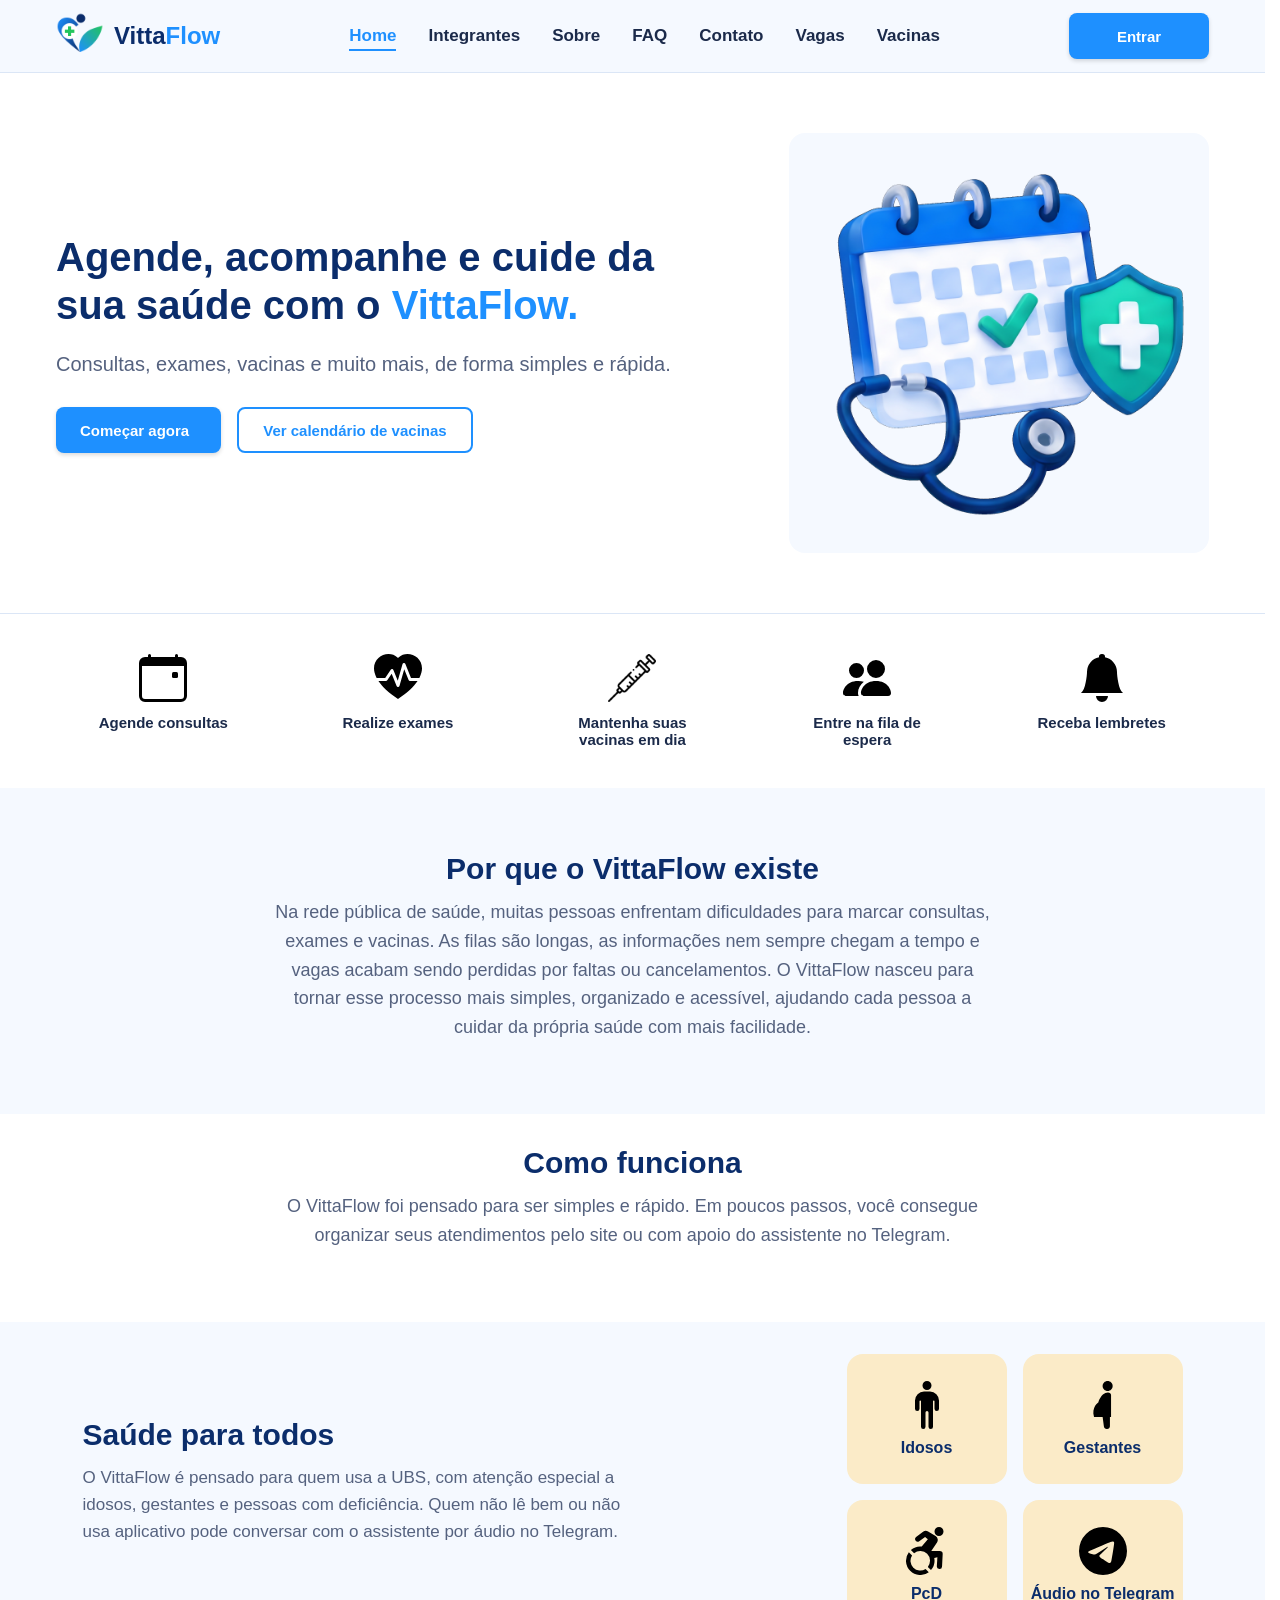
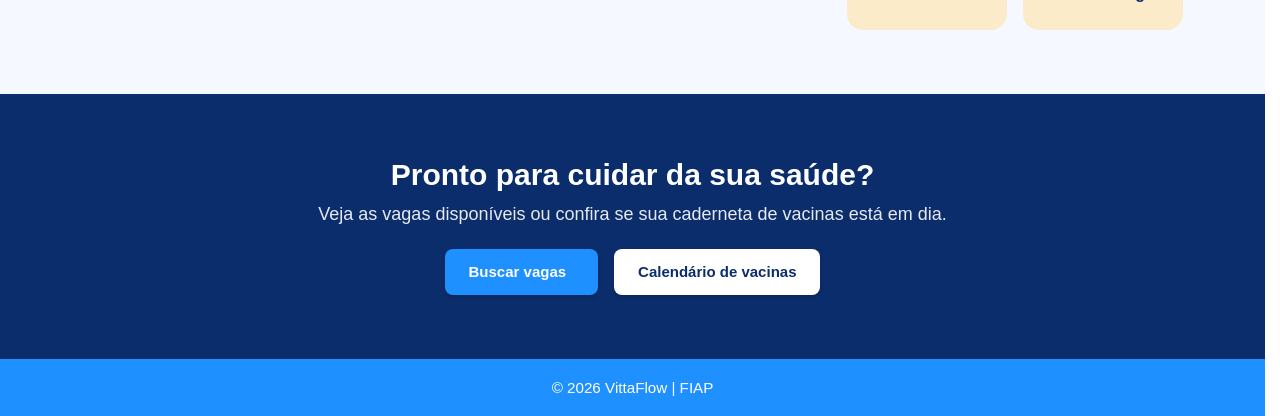
<file: index.html>
<!DOCTYPE html>
<html lang="pt-BR">

<head>
    <meta charset="UTF-8">
    <meta name="viewport" content="width=device-width, initial-scale=1.0">
    <meta name="description"
        content="VittaFlow: agende consultas, exames e vacinas na rede pública, entre na fila de espera e receba lembretes.">
    <link rel="stylesheet" href="./css/style.css">
    <link rel="icon" type="image/x-icon" href="assets/icons/logo.ico">
    <link rel="preconnect" href="https://fonts.googleapis.com">
    <title>Home | VittaFlow</title>
</head>

<body>
    <header>
        <div class="logo">
            <a href="index.html"><img src="./assets/icons/logo.png" alt="Logo VittaFlow" class="logoImg"></a>
            <span>Vitta<p>Flow</p></span>
        </div>

        <button class="btn-menu" id="btn-menu" aria-label="Abrir menu" aria-expanded="false"
            aria-controls="menu-centro">
            <span></span>
            <span></span>
            <span></span>
        </button>

        <nav class="menu-centro" id="menu-centro">
            <ul>
                <li><a href="./index.html" class="ativo">Home</a></li>
                <li><a href="./paginas/integrantes.html">Integrantes</a></li>
                <li><a href="./paginas/sobre.html">Sobre</a></li>
                <li><a href="./paginas/faq.html">FAQ</a></li>
                <li><a href="./paginas/contato.html">Contato</a></li>
                <li><a href="./paginas/vagas.html">Vagas</a></li>
                <li><a href="./paginas/vacinas.html">Vacinas</a></li>
                <li class="menu-login"><a href="./paginas/login.html" class="btn">Entrar</a></li>
            </ul>
        </nav>

        <div class="botoes-direita">
            <a href="./paginas/login.html" class="btn">Entrar</a>
        </div>
    </header>

    <main>
        <!-- Seção principal -->
        <section class="container1">
            <div class="texto">
                <h1>Agende, acompanhe e cuide da sua saúde com o <span class="destaque">VittaFlow.</span></h1>
                <h3>Consultas, exames, vacinas e muito mais, de forma simples e rápida.</h3>
                <div class="grupo-botoes">
                    <a href="./paginas/vagas.html" class="btn btn-comecar">Começar agora <i
                            class="fa-solid fa-arrow-right"></i></a>
                    <a href="./paginas/vacinas.html" class="btn btn-secundario">Ver calendário de vacinas</a>
                </div>
            </div>

            <div class="ilustracao">
                <img src="./assets/icons/calendarMedico.png" alt="Calendário com escudo de saúde e estetoscópio"
                    class="img-hero">
            </div>
        </section>

        <!-- Funcionalidades -->
        <section class="funcionalidades" aria-label="Funcionalidades">
            <div class="item-func">
                <img src="./assets/icons/calendar-event.svg" alt="Ícone de calendário">
                <p>Agende consultas</p>
            </div>

            <div class="item-func">
                <img src="./assets/icons/heart-pulse-fill.svg" alt="Ícone de exames">
                <p>Realize exames</p>
            </div>

            <div class="item-func">
                <img src="./assets/icons/vacina.png" alt="Ícone de vacina">
                <p>Mantenha suas vacinas em dia</p>
            </div>

            <div class="item-func">
                <img src="./assets/icons/people-fill.svg" alt="Ícone de fila de espera">
                <p>Entre na fila de espera</p>
            </div>

            <div class="item-func">
                <img src="./assets/icons/bell-fill.svg" alt="Ícone de sino">
                <p>Receba lembretes</p>
            </div>
        </section>

        <!-- Problema e solução -->
        <section class="secao secao-problema">
            <div class="secao-cabecalho">
                <h2>Por que o VittaFlow existe</h2>
                <p>Na rede pública de saúde, muitas pessoas enfrentam dificuldades para marcar consultas, exames e vacinas.
                    As filas são longas, as informações nem sempre chegam a tempo e vagas acabam sendo perdidas por faltas
                    ou cancelamentos. O VittaFlow nasceu para tornar esse processo mais simples, organizado e acessível,
                    ajudando cada pessoa a cuidar da própria saúde com mais facilidade.</p>
            </div>
        </section>

        <!-- Como funciona -->
        <section class="secao secao-passos">
            <div class="secao-cabecalho">
                <h2>Como funciona</h2>
                <p>O VittaFlow foi pensado para ser simples e rápido. Em poucos passos, você consegue organizar seus
                    atendimentos pelo site ou com apoio do assistente no Telegram.</p>
            </div>
        </section>

        <!-- Acessibilidade e público -->
        <section class="secao secao-publico">
            <div class="publico">
                <div class="publico-texto">
                    <h2>Saúde para todos</h2>
                    <p>O VittaFlow é pensado para quem usa a UBS, com atenção especial a idosos, gestantes e pessoas com
                        deficiência. Quem não lê bem ou não usa aplicativo pode conversar com o assistente por áudio no
                        Telegram.</p>
                </div>
                <div class="publico-selos">
                    <div class="selo">
                        <img src="./assets/icons/person-standing.svg" alt="Ícone de idoso">
                        <span>Idosos</span>
                    </div>
                    <div class="selo">
                        <img src="./assets/icons/pregnant-woman-1-svgrepo-com.svg" alt="Ícone de idoso">
                        <span>Gestantes</span>
                    </div>
                    <div class="selo">
                        <img src="./assets/icons/person-wheelchair.svg" alt="Ícone de idoso">
                        <span>PcD</span>
                    </div>
                    <div class="selo">
                        <img src="./assets/icons/telegram.svg" alt="Ícone de idoso">
                        <span>Áudio no Telegram</span>
                    </div>
                </div>
            </div>
        </section>



        <!-- Chamada final -->
        <section class="secao secao-cta">
            <h2>Pronto para cuidar da sua saúde?</h2>
            <p>Veja as vagas disponíveis ou confira se sua caderneta de vacinas está em dia.</p>
            <div class="grupo-botoes grupo-centro">
                <a href="./paginas/vagas.html" class="btn btn-comecar">Buscar vagas <i
                        class="fa-solid fa-magnifying-glass"></i></a>
                <a href="./paginas/vacinas.html" class="btn btn-claro">Calendário de vacinas</a>
            </div>
        </section>
    </main>

    <footer>
        <p>© 2026 VittaFlow | FIAP</p>
    </footer>

    <script src="./js/script.js"></script>
</body>

</html>
</file>
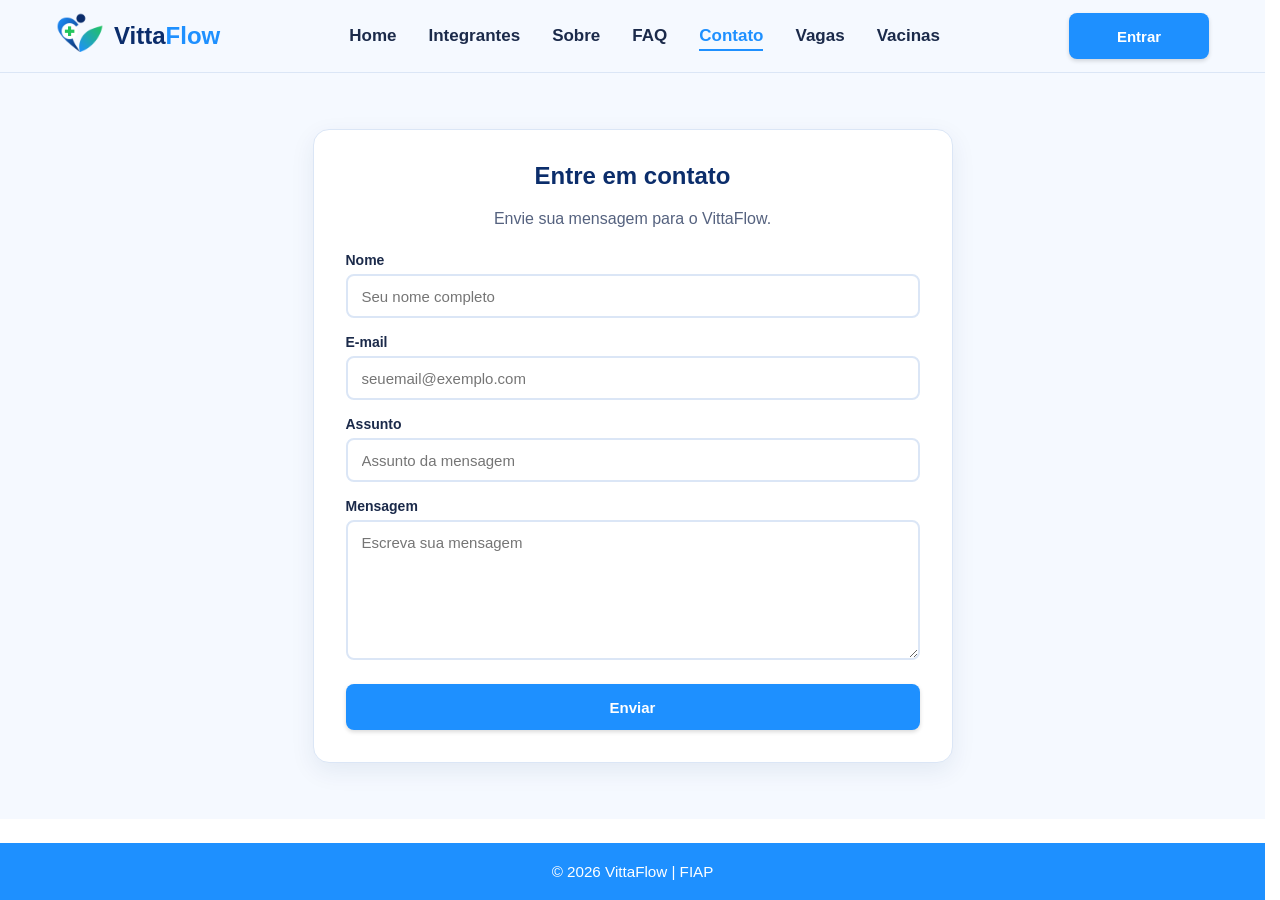
<file: contato.html>
<!DOCTYPE html>
<html lang="pt-BR">

<head>
    <meta charset="UTF-8">
    <meta name="viewport" content="width=device-width, initial-scale=1.0">
    <meta name="description" content="Entre em contato com a equipe do VittaFlow. Envie dúvidas, sugestões ou mensagens.">
    <link rel="stylesheet" href="./css/style.css">
    <link rel="stylesheet" href="./css/contato.css">
    <link rel="icon" type="image/x-icon" href="assets/icons/logo.ico">
    <link rel="preconnect" href="https://fonts.googleapis.com">
    <title>Contato | VittaFlow</title>
</head>

<body>
    <header>
        <div class="logo">
            <a href="index.html"><img src="./assets/icons/logo.png" alt="Logo VittaFlow" class="logoImg"></a>
            <span>Vitta<p>Flow</p></span>
        </div>

        <button class="btn-menu" id="btn-menu" aria-label="Abrir menu" aria-expanded="false"
            aria-controls="menu-centro">
            <span></span>
            <span></span>
            <span></span>
        </button>

        <nav class="menu-centro" id="menu-centro">
            <ul>
                <li><a href="./index.html">Home</a></li>
                <li><a href="./integrantes.html">Integrantes</a></li>
                <li><a href="./sobre.html">Sobre</a></li>
                <li><a href="./faq.html">FAQ</a></li>
                <li><a href="./contato.html" class="ativo">Contato</a></li>
                <li><a href="./vagas.html">Vagas</a></li>
                <li><a href="./vacinas.html">Vacinas</a></li>
                <li class="menu-login"><a href="login.html" class="btn">Entrar</a></li>
            </ul>
        </nav>

        <div class="botoes-direita">
            <a href="login.html" class="btn">Entrar</a>
        </div>
    </header>

    <main>
        <section class="secao-contato">
            <form class="form-contato" action="">
                <h2>Entre em contato</h2>
                <p>Envie sua mensagem para o VittaFlow.</p>

                <label for="nome">
                    Nome
                    <input type="text" id="nome" name="nome" placeholder="Seu nome completo" required>
                </label>

                <label for="email">
                    E-mail
                    <input type="email" id="email" name="email" placeholder="seuemail@exemplo.com" required>
                </label>

                <label for="assunto">
                    Assunto
                    <input type="text" id="assunto" name="assunto" placeholder="Assunto da mensagem" required>
                </label>

                <label for="mensagem">
                    Mensagem
                    <textarea id="mensagem" name="mensagem" placeholder="Escreva sua mensagem" required></textarea>
                </label>

                <button type="submit" class="btn" o>Enviar</button>
            </form>
        </section>
    </main>

    <footer>
        <p>© 2026 VittaFlow | FIAP</p>
    </footer>

    <script src="./js/script.js"></script>
    <script src="./js/contato.js"></script>
</body>

</html>
</file>
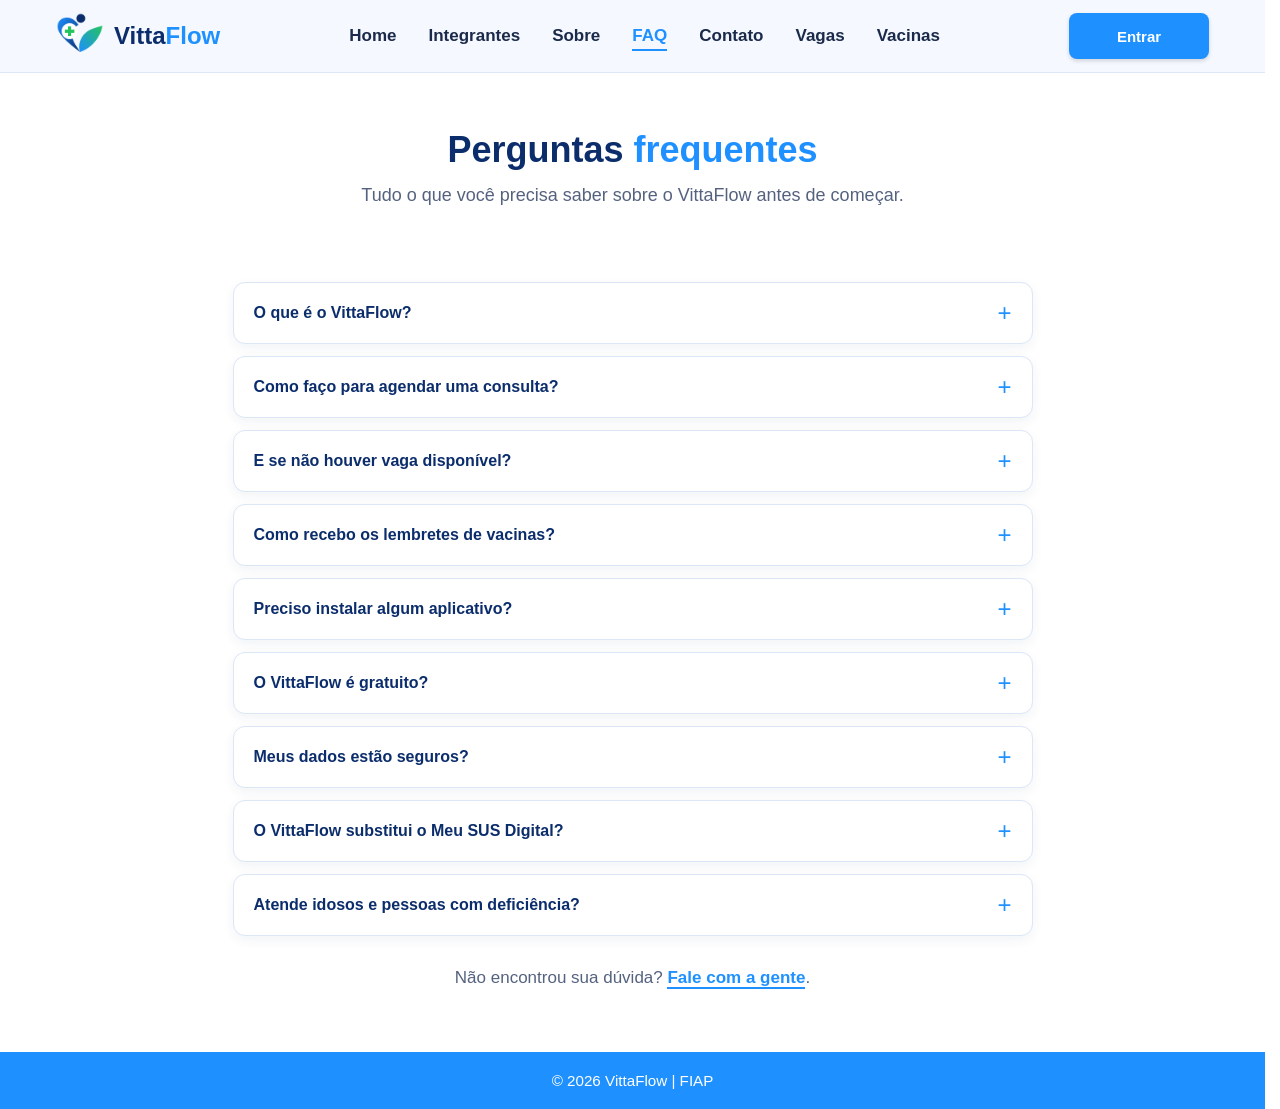
<file: faq.html>
<!DOCTYPE html>
<html lang="pt-BR">

<head>
    <meta charset="UTF-8">
    <meta name="viewport" content="width=device-width, initial-scale=1.0">
    <meta name="description" content="Dúvidas frequentes sobre o VittaFlow: agendamento, fila de espera, lembretes de vacinas e proteção dos seus dados.">
    <link rel="stylesheet" href="./css/style.css">
    <link rel="stylesheet" href="./css/faq.css">
    <link rel="icon" type="image/x-icon" href="assets/icons/logo.ico">
    <link rel="preconnect" href="https://fonts.googleapis.com">
    <link rel="preconnect" href="https://fonts.gstatic.com" crossorigin>
    <title>FAQ | VittaFlow</title>
</head>

<body>
    <header>
        <div class="logo">
            <a href="index.html"><img src="./assets/icons/logo.png" alt="Logo VittaFlow" class="logoImg"></a>
            <span>Vitta<p>Flow</p></span>
        </div>

        <button class="btn-menu" id="btn-menu" aria-label="Abrir menu" aria-expanded="false" aria-controls="menu-centro">
            <span></span>
            <span></span>
            <span></span>
        </button>

        <nav class="menu-centro" id="menu-centro">
            <ul>
                <li><a href="./index.html">Home</a></li>
                <li><a href="./integrantes.html">Integrantes</a></li>
                <li><a href="./sobre.html">Sobre</a></li>
                <li><a href="./faq.html" class="ativo">FAQ</a></li>
                <li><a href="./contato.html">Contato</a></li>
                <li><a href="./vagas.html">Vagas</a></li>
                <li><a href="./vacinas.html">Vacinas</a></li>
                <li class="menu-login"><a href="login.html" class="btn">Entrar</a></li>
            </ul>
        </nav>

        <div class="botoes-direita">
            <a href="login.html" class="btn">Entrar</a>
        </div>
    </header>

    <main class="pagina-faq">
        <section class="topo-pagina">
            <h1>Perguntas <span class="destaque">frequentes</span></h1>
            <p>Tudo o que você precisa saber sobre o VittaFlow antes de começar.</p>
        </section>

        <section class="secao secao-faq" aria-label="Dúvidas frequentes">
            <div class="faq-lista">

                <details class="faq-item">
                    <summary>O que é o VittaFlow?</summary>
                    <p>O VittaFlow é uma plataforma web, apoiada por um assistente no Telegram, que ajuda você a agendar
                        consultas, exames e vacinas na rede pública, entrar na fila de espera e receber lembretes. Ele foi
                        criado na Global Solution 2026/2 da FIAP, no tema CitizenTech.</p>
                </details>

                <details class="faq-item">
                    <summary>Como faço para agendar uma consulta?</summary>
                    <p>Você escolhe o serviço e a vaga mais próxima pelo site ou conversando com o assistente no Telegram.
                        Na plataforma você vê os horários disponíveis e confirma o agendamento em poucos passos.</p>
                </details>

                <details class="faq-item">
                    <summary>E se não houver vaga disponível?</summary>
                    <p>Você entra na fila de espera. Quando alguém cancela ou falta, a vaga liberada é repassada
                        automaticamente para a primeira pessoa da fila, que recebe o aviso para confirmar.</p>
                </details>

                <details class="faq-item">
                    <summary>Como recebo os lembretes de vacinas?</summary>
                    <p>A caderneta digital mostra suas vacinas pendentes e o VittaFlow avisa antes do prazo de cada dose,
                        para você não perder a hora de tomar.</p>
                </details>

                <details class="faq-item">
                    <summary>Preciso instalar algum aplicativo?</summary>
                    <p>Não. O VittaFlow funciona direto no navegador, pelo computador ou pelo celular. O assistente usa o
                        Telegram, aplicativo que a maioria das pessoas já tem instalado.</p>
                </details>

                <details class="faq-item">
                    <summary>O VittaFlow é gratuito?</summary>
                    <p>Sim. O VittaFlow é um projeto acadêmico e não cobra nada. Os serviços de saúde usados também são
                        gratuitos, pois são da rede pública.</p>
                </details>

                <details class="faq-item">
                    <summary>Meus dados estão seguros?</summary>
                    <p>Sim. Dados de saúde são informações pessoais sensíveis, por isso o VittaFlow pede o seu consentimento
                        e protege essas informações conforme a Lei Geral de Proteção de Dados (Lei nº 13.709/2018).</p>
                </details>

                <details class="faq-item">
                    <summary>O VittaFlow substitui o Meu SUS Digital?</summary>
                    <p>Não. O Meu SUS Digital mostra o seu histórico de atendimentos. O VittaFlow complementa, avisando você
                        antes, ajudando a agendar e reaproveitando vagas que ficariam vazias.</p>
                </details>

                <details class="faq-item">
                    <summary>Atende idosos e pessoas com deficiência?</summary>
                    <p>Sim. O VittaFlow dá atenção especial a idosos, gestantes e pessoas com deficiência. Quem não lê bem
                        ou não usa aplicativo pode conversar com o assistente por áudio no Telegram.</p>
                </details>

            </div>

            <p class="faq-rodape">Não encontrou sua dúvida? <a href="contato.html">Fale com a gente</a>.</p>
        </section>
    </main>

    <footer>
        <p>© 2026 VittaFlow | FIAP</p>
    </footer>

    <script src="./js/script.js"></script>
</body>

</html>
</file>
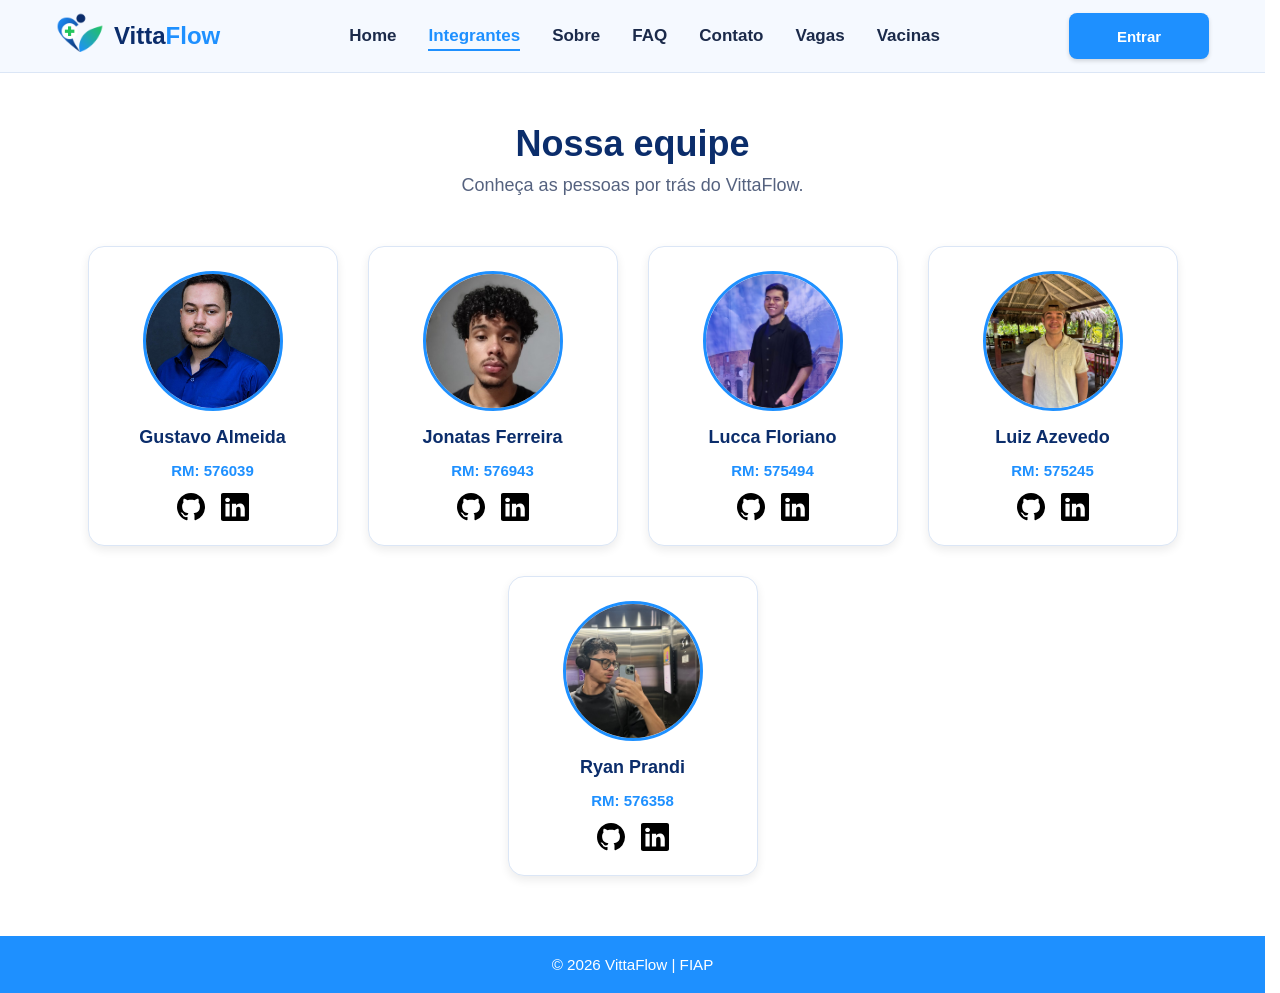
<file: integrantes.html>
<!DOCTYPE html>
<html lang="pt-BR">

<head>
    <meta charset="UTF-8">
    <meta name="viewport" content="width=device-width, initial-scale=1.0">
    <meta name="description" content="Conheça a equipe por trás do VittaFlow.">
    <link rel="stylesheet" href="./css/style.css">
    <link rel="stylesheet" href="./css/integrantes.css">
    <link rel="icon" type="image/x-icon" href="assets/icons/logo.ico">
    <link rel="preconnect" href="https://fonts.googleapis.com">
    <link rel="preconnect" href="https://fonts.gstatic.com" crossorigin>
    <title>Integrantes | VittaFlow</title>
</head>

<body>
    <header>
        <div class="logo">
            <a href="index.html"><img src="./assets/icons/logo.png" alt="Logo VittaFlow" class="logoImg"></a>
            <span>Vitta<p>Flow</p></span>
        </div>

        <button class="btn-menu" id="btn-menu" aria-label="Abrir menu" aria-expanded="false" aria-controls="menu-centro">
            <span></span>
            <span></span>
            <span></span>
        </button>

        <nav class="menu-centro" id="menu-centro">
            <ul>
                <li><a href="./index.html">Home</a></li>
                <li><a href="./integrantes.html" class="ativo">Integrantes</a></li>
                <li><a href="./sobre.html">Sobre</a></li>
                <li><a href="./faq.html">FAQ</a></li>
                <li><a href="./contato.html">Contato</a></li>
                <li><a href="./vagas.html">Vagas</a></li>
                <li><a href="./vacinas.html">Vacinas</a></li>
                <li class="menu-login"><a href="login.html" class="btn">Entrar</a></li>
            </ul>
        </nav>

        <div class="botoes-direita">
            <a href="login.html" class="btn">Entrar</a>
        </div>
    </header>

    <main>
        <!-- Título da página -->
        <section class="topo-pagina">
            <h1>Nossa equipe</h1>
            <p>Conheça as pessoas por trás do VittaFlow.</p>
        </section>

        <!-- Cards dos integrantes -->
        <section class="lista-integrantes" aria-label="Integrantes do grupo">

            <article class="card-integrante">
                <img class="foto" src="./assets/img/gustavo.png" alt="Foto de Gustavo Almeida" width="140" height="140" loading="lazy">
                <h2>Gustavo Almeida</h2>
                <span class="rm"><p>RM: 576039</p></span>
                
                <div class="redes">
                    <a href="https://github.com/goliveiraalmeida" target="_blank" rel="noopener noreferrer" aria-label="GitHub de Gustavo Almeida">
                        <img class="icone-rede" src="./assets/icons/github.svg" alt="" width="28" height="28">
                    </a>
                    <a href="https://www.linkedin.com/in/goliveiraalmeida" target="_blank" rel="noopener noreferrer" aria-label="LinkedIn de Gustavo Almeida">
                        <img class="icone-rede" src="./assets/icons/linkedin.svg" alt="" width="28" height="28">
                    </a>
                </div>
            </article>

            <article class="card-integrante">
                <img class="foto" src="./assets/img/jonatas.png" alt="Foto de Jonatas Ferreira" width="140" height="140" loading="lazy">
                <h2>Jonatas Ferreira</h2>
                <span class="rm"><p>RM: 576943</p></span>
                
                <div class="redes">
                    <a href="https://github.com/jonatazf" target="_blank" rel="noopener noreferrer" aria-label="GitHub de Jonatas Ferreira">
                        <img class="icone-rede" src="./assets/icons/github.svg" alt="" width="28" height="28">
                    </a>
                    <a href="https://www.linkedin.com/in/jonatazf/" target="_blank" rel="noopener noreferrer" aria-label="LinkedIn de Jonatas Ferreira">
                        <img class="icone-rede" src="./assets/icons/linkedin.svg" alt="" width="28" height="28">
                    </a>
                </div>
            </article>

            <article class="card-integrante">
                <img class="foto" src="./assets/img/lucca.png" alt="Foto de Lucca Floriano" width="140" height="140" loading="lazy">
                <h2>Lucca Floriano</h2>
                <span class="rm"><p>RM: 575494</p></span>
                
                <div class="redes">
                    <a href="https://github.com/luccafloriano-7" target="_blank" rel="noopener noreferrer" aria-label="GitHub de Lucca Floriano">
                        <img class="icone-rede" src="./assets/icons/github.svg" alt="" width="28" height="28">
                    </a>
                    <a href="https://www.linkedin.com/in/lucca-floriano" target="_blank" rel="noopener noreferrer" aria-label="LinkedIn de Lucca Floriano">
                        <img class="icone-rede" src="./assets/icons/linkedin.svg" alt="" width="28" height="28">
                    </a>
                </div>
            </article>

            <article class="card-integrante">
                <img class="foto" src="./assets/img/luiz.png" alt="Foto de Luiz Azevedo" width="140" height="140" loading="lazy">
                <h2>Luiz Azevedo</h2>
                <span class="rm"><p>RM: 575245</p></span>
                
                <div class="redes">
                    <a href="https://github.com/lm-zevedo" target="_blank" rel="noopener noreferrer" aria-label="GitHub de Luiz Azevedo">
                        <img class="icone-rede" src="./assets/icons/github.svg" alt="" width="28" height="28">
                    </a>
                    <a href="https://www.linkedin.com/in/luiz-azevedo-890446235" target="_blank" rel="noopener noreferrer" aria-label="LinkedIn de Luiz Azevedo">
                        <img class="icone-rede" src="./assets/icons/linkedin.svg" alt="" width="28" height="28">
                    </a>
                </div>
            </article>

            <article class="card-integrante">
                <img class="foto" src="./assets/img/ryan.png" alt="Foto de Ryan Prandi" width="140" height="140" loading="lazy">
                <h2>Ryan Prandi</h2>
                <span class="rm"><p>RM: 576358</p></span>
               
                <div class="redes">
                    <a href="https://github.com/prandiryan" target="_blank" rel="noopener noreferrer" aria-label="GitHub de Ryan Prandi">
                        <img class="icone-rede" src="./assets/icons/github.svg" alt="" width="28" height="28">
                    </a>
                    <a href="https://www.linkedin.com/in/ryan-prandi" target="_blank" rel="noopener noreferrer" aria-label="LinkedIn de Ryan Prandi">
                        <img class="icone-rede" src="./assets/icons/linkedin.svg" alt="" width="28" height="28">
                    </a>
                </div>
            </article>

        </section>
    </main>

    <footer>
        <p>© 2026 VittaFlow | FIAP</p>
    </footer>

    <script src="./js/script.js"></script>
</body>

</html>
</file>
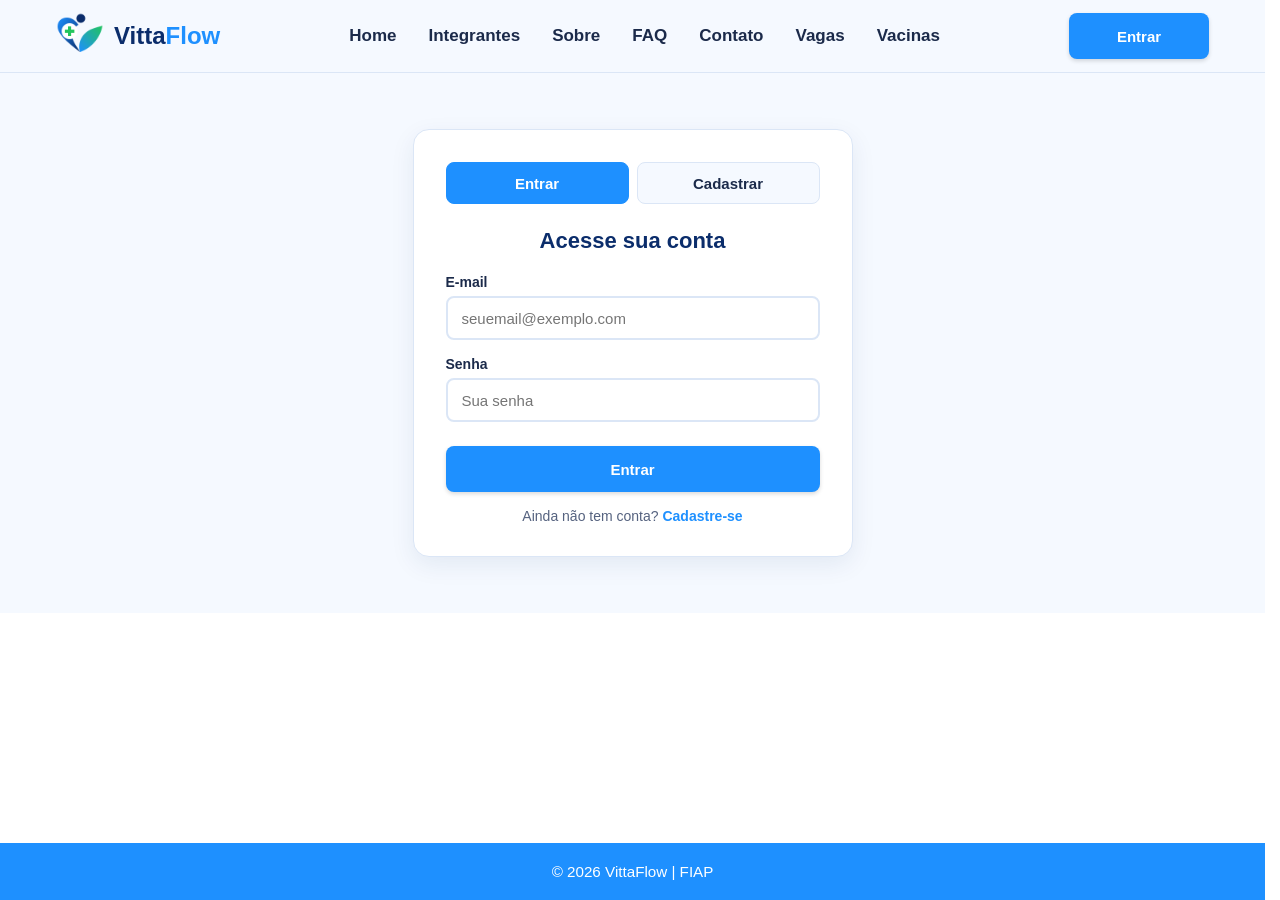
<file: login.html>
<!DOCTYPE html>
<html lang="pt-BR">

<head>
    <meta charset="UTF-8">
    <meta name="viewport" content="width=device-width, initial-scale=1.0">
    <meta name="description" content="Entre ou crie sua conta no VittaFlow para agendar consultas, exames e vacinas.">
    <link rel="stylesheet" href="./css/style.css">
    <link rel="stylesheet" href="./css/login.css">
    <link rel="icon" type="image/x-icon" href="assets/icons/logo.ico">
    <link rel="preconnect" href="https://fonts.googleapis.com">
    <title>Entrar | VittaFlow</title>
</head>

<body>
    <header>
        <div class="logo">
            <a href="index.html"><img src="./assets/icons/logo.png" alt="Logo VittaFlow" class="logoImg"></a>
            <span>Vitta<p>Flow</p></span>
        </div>

        <button class="btn-menu" id="btn-menu" aria-label="Abrir menu" aria-expanded="false" aria-controls="menu-centro">
            <span></span>
            <span></span>
            <span></span>
        </button>

        <nav class="menu-centro" id="menu-centro">
            <ul>
                <li><a href="./index.html">Home</a></li>
                <li><a href="./integrantes.html">Integrantes</a></li>
                <li><a href="./sobre.html">Sobre</a></li>
                <li><a href="./faq.html">FAQ</a></li>
                <li><a href="./contato.html">Contato</a></li>
                <li><a href="./vagas.html">Vagas</a></li>
                <li><a href="./vacinas.html">Vacinas</a></li>
                <li class="menu-login"><a href="login.html" class="btn">Entrar</a></li>
            </ul>
        </nav>

        <div class="botoes-direita">
            <a href="login.html" class="btn">Entrar</a>
        </div>
    </header>

    <main>
        <section class="secao-auth">
            <div class="auth-card">
                <div class="auth-tabs" role="tablist" aria-label="Acesso à conta">
                    <button type="button" class="auth-tab ativo" id="tab-login" role="tab" aria-selected="true" aria-controls="form-login">Entrar</button>
                    <button type="button" class="auth-tab" id="tab-cadastro" role="tab" aria-selected="false" aria-controls="form-cadastro">Cadastrar</button>
                </div>

                <form id="form-login" class="auth-form ativo" role="tabpanel" aria-labelledby="tab-login">
                    <h2>Acesse sua conta</h2>
                    <label>
                        E-mail
                        <input type="email" name="email" placeholder="seuemail@exemplo.com" required>
                    </label>
                    <label>
                        Senha
                        <input type="password" name="senha" placeholder="Sua senha" required>
                    </label>
                    <button type="submit" class="btn">Entrar</button>
                    <p class="auth-ajuda">Ainda não tem conta? <a href="#" id="link-cadastro">Cadastre-se</a></p>
                </form>

                <form id="form-cadastro" class="auth-form" role="tabpanel" aria-labelledby="tab-cadastro">
                    <h2>Crie sua conta</h2>
                    <label>
                        Nome completo
                        <input type="text" name="nome" placeholder="Seu nome" required>
                    </label>
                    <label>
                        E-mail
                        <input type="email" name="email" placeholder="seuemail@exemplo.com" required>
                    </label>
                    <label>
                        CPF
                        <input type="text" name="cpf" placeholder="000.000.000-00" required>
                    </label>
                    <label>
                        Senha
                        <input type="password" name="senha" placeholder="Crie uma senha" required>
                    </label>
                    <label>
                        Confirmar senha
                        <input type="password" name="confirmar" placeholder="Repita a senha" required>
                    </label>
                    <button type="submit" class="btn">Cadastrar</button>
                    <p class="auth-ajuda">Já tem conta? <a href="#" id="link-login">Entrar</a></p>
                </form>
            </div>
        </section>
    </main>

    <footer>
        <p>© 2026 VittaFlow | FIAP</p>
    </footer>

    <script src="./js/script.js"></script>
    <script src="./js/login.js"></script>
</body>

</html>
</file>
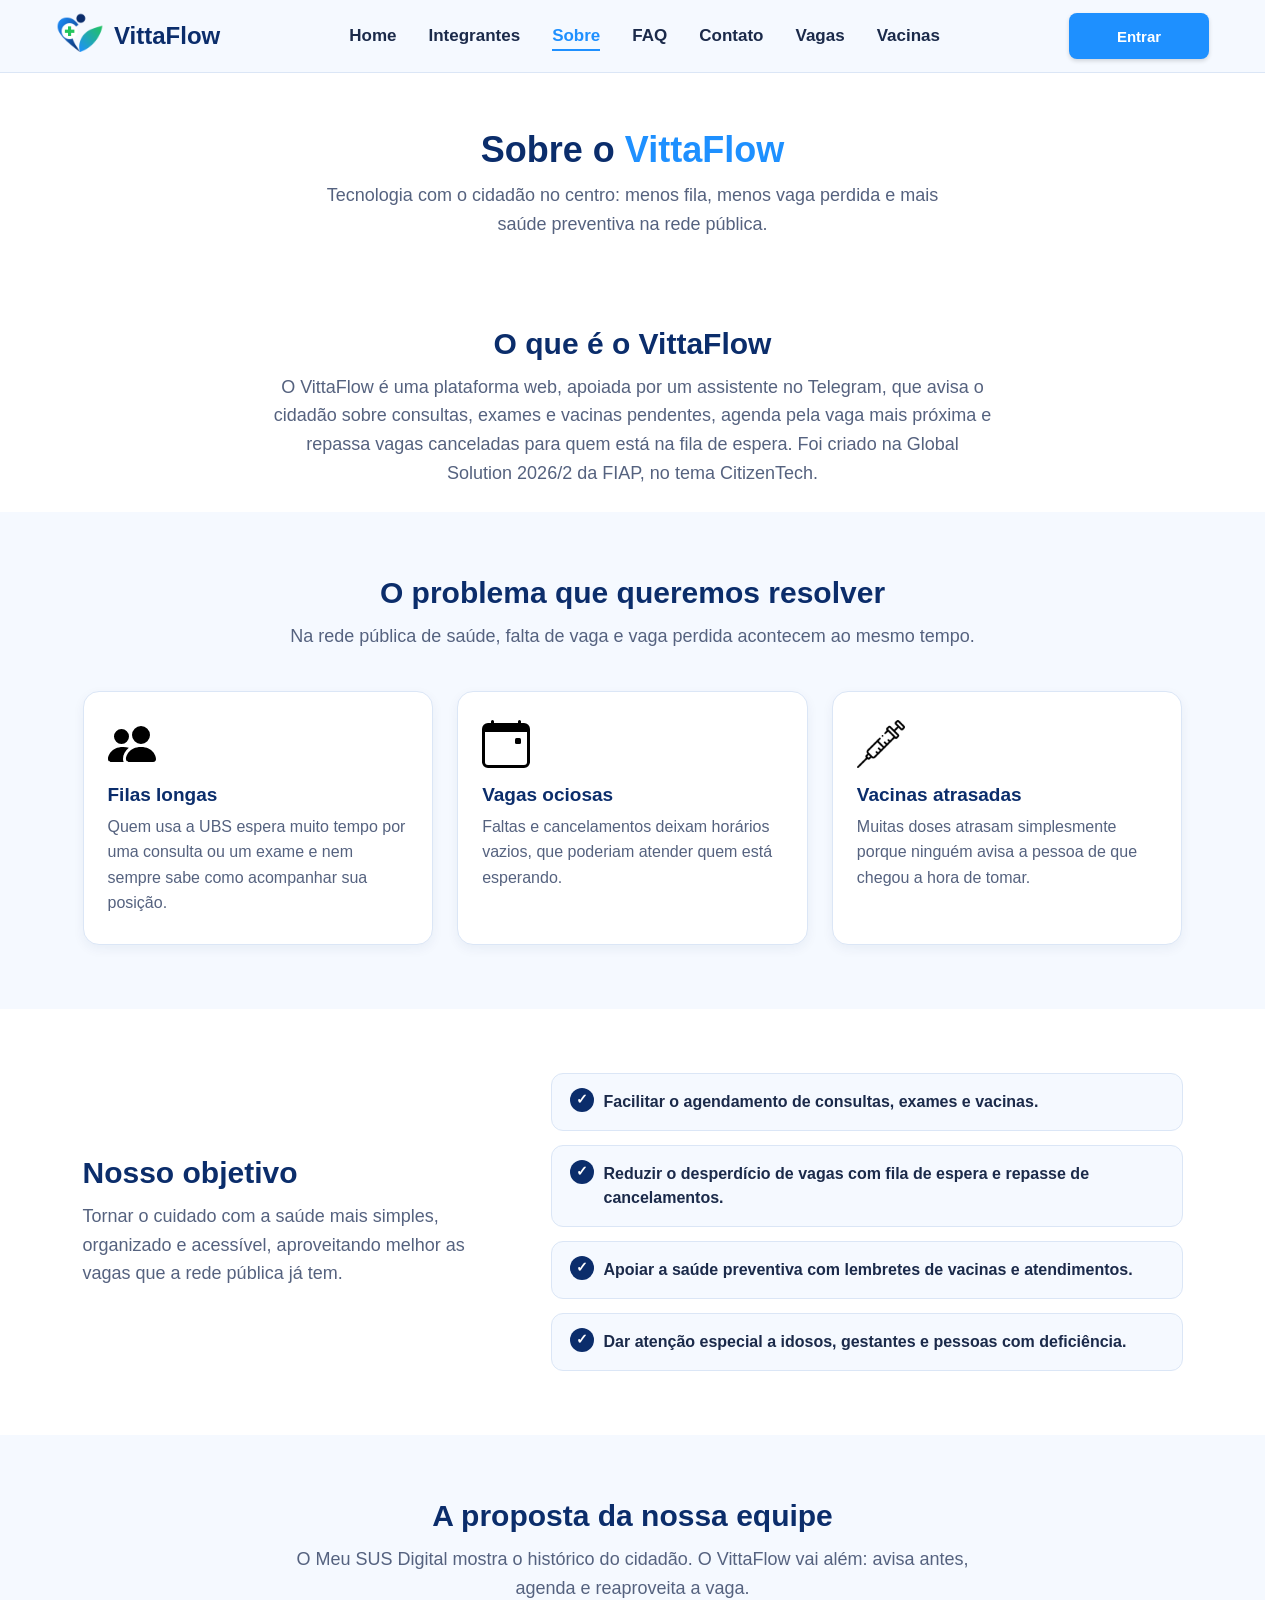
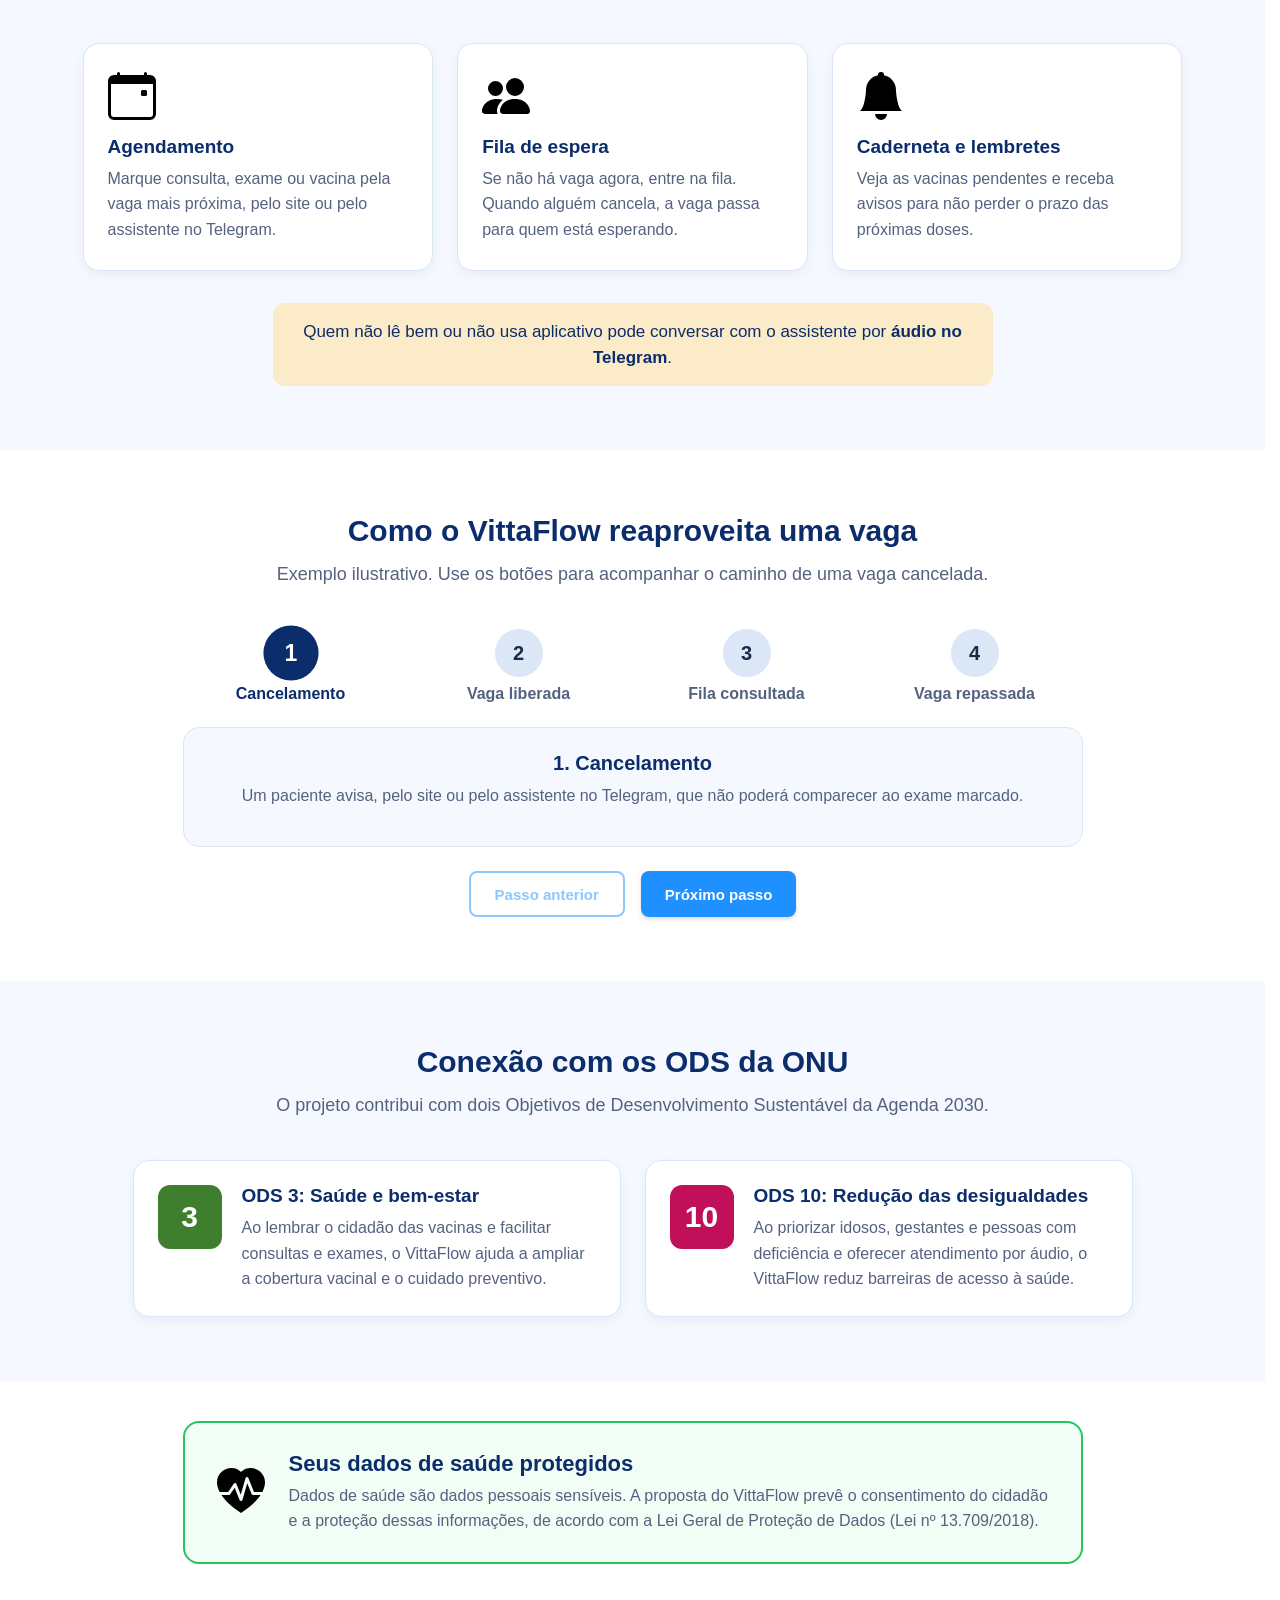
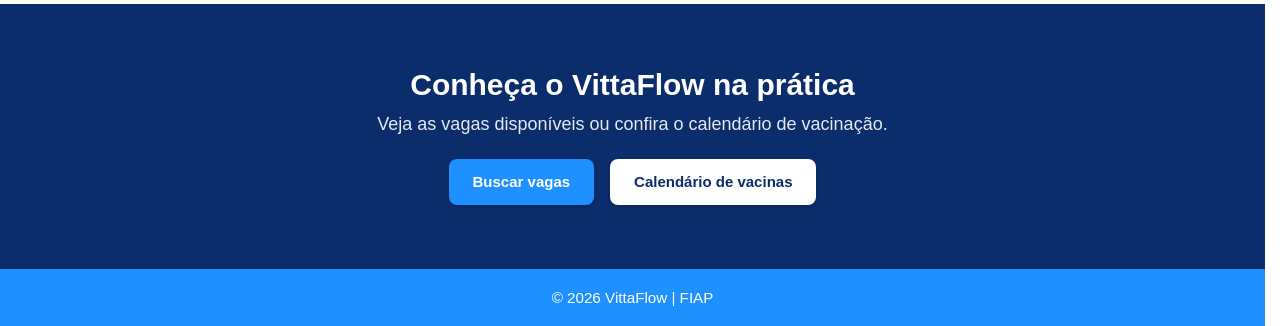
<file: sobre.html>
<!DOCTYPE html>
<html lang="pt-BR">

<head>
    <meta charset="UTF-8">
    <meta name="viewport" content="width=device-width, initial-scale=1.0">
    <meta name="description"
        content="Conheça o VittaFlow: o problema que ele resolve, o objetivo da solução, a proposta da equipe e os ODS da ONU a que o projeto se conecta.">
    <link rel="stylesheet" href="./css/style.css">
    <link rel="stylesheet" href="./css/sobre.css">
    <link rel="icon" type="image/x-icon" href="assets/icons/logo.ico">
    <link rel="preconnect" href="https://fonts.googleapis.com">
    <link rel="preconnect" href="https://fonts.gstatic.com" crossorigin>
    <title>Sobre | VittaFlow</title>
</head>

<body>
    <header>
        <div class="logo">
            <a href="index.html"><img src="./assets/icons/logo.png" alt="Logo VittaFlow" class="logoImg"></a>
            <span>Vitta<span>Flow</span></span>
        </div>

        <button class="btn-menu" id="btn-menu" aria-label="Abrir menu" aria-expanded="false" aria-controls="menu-centro">
            <span></span>
            <span></span>
            <span></span>
        </button>

        <nav class="menu-centro" id="menu-centro">
            <ul>
                <li><a href="./index.html">Home</a></li>
                <li><a href="./integrantes.html">Integrantes</a></li>
                <li><a href="./sobre.html" class="ativo">Sobre</a></li>
                <li><a href="./faq.html">FAQ</a></li>
                <li><a href="./contato.html">Contato</a></li>
                <li><a href="./vagas.html">Vagas</a></li>
                <li><a href="./vacinas.html">Vacinas</a></li>
                <li class="menu-login"><a href="login.html" class="btn">Entrar</a></li>
            </ul>
        </nav>

        <div class="botoes-direita">
            <a href="login.html" class="btn">Entrar</a>
        </div>
    </header>

    <main class="pagina-sobre">
        
        <section class="topo-pagina">
            <h1>Sobre o <span class="destaque">VittaFlow</span></h1>
            <p>Tecnologia com o cidadão no centro: menos fila, menos vaga perdida e mais saúde preventiva na rede pública.</p>
        </section>

        
        <section class="secao secao-descricao" aria-labelledby="titulo-descricao">
            <div class="secao-cabecalho">
                <h2 id="titulo-descricao">O que é o VittaFlow</h2>
                <p>O VittaFlow é uma plataforma web, apoiada por um assistente no Telegram, que avisa o cidadão sobre
                    consultas, exames e vacinas pendentes, agenda pela vaga mais próxima e repassa vagas canceladas para
                    quem está na fila de espera. Foi criado na Global Solution 2026/2 da FIAP, no tema CitizenTech.</p>
            </div>
        </section>

        
        <section class="secao secao-problema" aria-labelledby="titulo-problema">
            <div class="secao-cabecalho">
                <h2 id="titulo-problema">O problema que queremos resolver</h2>
                <p>Na rede pública de saúde, falta de vaga e vaga perdida acontecem ao mesmo tempo.</p>
            </div>

            <div class="cards">
                <article class="card">
                    <img src="./assets/icons/people-fill.svg" alt="" class="icone-card">
                    <h3>Filas longas</h3>
                    <p>Quem usa a UBS espera muito tempo por uma consulta ou um exame e nem sempre sabe como acompanhar
                        sua posição.</p>
                </article>

                <article class="card">
                    <img src="./assets/icons/calendar-event.svg" alt="" class="icone-card">
                    <h3>Vagas ociosas</h3>
                    <p>Faltas e cancelamentos deixam horários vazios, que poderiam atender quem está esperando.</p>
                </article>

                <article class="card">
                    <img src="./assets/icons/vacina.png" alt="" class="icone-card">
                    <h3>Vacinas atrasadas</h3>
                    <p>Muitas doses atrasam simplesmente porque ninguém avisa a pessoa de que chegou a hora de tomar.</p>
                </article>
            </div>
        </section>

        
        <section class="secao secao-objetivo" aria-labelledby="titulo-objetivo">
            <div class="objetivo">
                <div class="objetivo-texto">
                    <h2 id="titulo-objetivo">Nosso objetivo</h2>
                    <p>Tornar o cuidado com a saúde mais simples, organizado e acessível, aproveitando melhor as vagas
                        que a rede pública já tem.</p>
                </div>

                <ul class="objetivo-lista">
                    <li>Facilitar o agendamento de consultas, exames e vacinas.</li>
                    <li>Reduzir o desperdício de vagas com fila de espera e repasse de cancelamentos.</li>
                    <li>Apoiar a saúde preventiva com lembretes de vacinas e atendimentos.</li>
                    <li>Dar atenção especial a idosos, gestantes e pessoas com deficiência.</li>
                </ul>
            </div>
        </section>

        
        <section class="secao secao-proposta" aria-labelledby="titulo-proposta">
            <div class="secao-cabecalho">
                <h2 id="titulo-proposta">A proposta da nossa equipe</h2>
                <p>O Meu SUS Digital mostra o histórico do cidadão. O VittaFlow vai além: avisa antes, agenda e
                    reaproveita a vaga.</p>
            </div>

            <div class="cards">
                <article class="card">
                    <img src="./assets/icons/calendar-event.svg" alt="" class="icone-card">
                    <h3>Agendamento</h3>
                    <p>Marque consulta, exame ou vacina pela vaga mais próxima, pelo site ou pelo assistente no
                        Telegram.</p>
                </article>

                <article class="card">
                    <img src="./assets/icons/people-fill.svg" alt="" class="icone-card">
                    <h3>Fila de espera</h3>
                    <p>Se não há vaga agora, entre na fila. Quando alguém cancela, a vaga passa para quem está esperando.
                    </p>
                </article>

                <article class="card">
                    <img src="./assets/icons/bell-fill.svg" alt="" class="icone-card">
                    <h3>Caderneta e lembretes</h3>
                    <p>Veja as vacinas pendentes e receba avisos para não perder o prazo das próximas doses.</p>
                </article>
            </div>

            <p class="proposta-acessivel">Quem não lê bem ou não usa aplicativo pode conversar com o assistente por
                <strong>áudio no Telegram</strong>.</p>
        </section>

        
        <section class="secao secao-fluxo" aria-labelledby="titulo-fluxo">
            <div class="secao-cabecalho">
                <h2 id="titulo-fluxo">Como o VittaFlow reaproveita uma vaga</h2>
                <p>Exemplo ilustrativo. Use os botões para acompanhar o caminho de uma vaga cancelada.</p>
            </div>

            <div class="fluxo">
                <ol class="fluxo-etapas" id="fluxo-etapas">
                    <li class="fluxo-etapa atual" aria-current="step">
                        <span class="numero">1</span>
                        <span class="fluxo-nome">Cancelamento</span>
                    </li>
                    <li class="fluxo-etapa">
                        <span class="numero">2</span>
                        <span class="fluxo-nome">Vaga liberada</span>
                    </li>
                    <li class="fluxo-etapa">
                        <span class="numero">3</span>
                        <span class="fluxo-nome">Fila consultada</span>
                    </li>
                    <li class="fluxo-etapa">
                        <span class="numero">4</span>
                        <span class="fluxo-nome">Vaga repassada</span>
                    </li>
                </ol>

                <div class="fluxo-detalhe" aria-live="polite">
                    <h3 id="fluxo-titulo">1. Cancelamento</h3>
                    <p id="fluxo-texto">Um paciente avisa, pelo site ou pelo assistente no Telegram, que não poderá comparecer ao exame marcado.</p>
                </div>

                <div class="grupo-botoes grupo-centro">
                    <button type="button" class="btn btn-secundario" id="fluxo-anterior">Passo anterior</button>
                    <button type="button" class="btn" id="fluxo-proximo">Próximo passo</button>
                </div>
            </div>
        </section>

        
        <section class="secao secao-ods" aria-labelledby="titulo-ods">
            <div class="secao-cabecalho">
                <h2 id="titulo-ods">Conexão com os ODS da ONU</h2>
                <p>O projeto contribui com dois Objetivos de Desenvolvimento Sustentável da Agenda 2030.</p>
            </div>

            <div class="ods-lista">
                <article class="ods ods-3">
                    <span class="ods-numero" aria-hidden="true">3</span>
                    <div>
                        <h3>ODS 3: Saúde e bem-estar</h3>
                        <p>Ao lembrar o cidadão das vacinas e facilitar consultas e exames, o VittaFlow ajuda a ampliar a
                            cobertura vacinal e o cuidado preventivo.</p>
                    </div>
                </article>

                <article class="ods ods-10">
                    <span class="ods-numero" aria-hidden="true">10</span>
                    <div>
                        <h3>ODS 10: Redução das desigualdades</h3>
                        <p>Ao priorizar idosos, gestantes e pessoas com deficiência e oferecer atendimento por áudio, o
                            VittaFlow reduz barreiras de acesso à saúde.</p>
                    </div>
                </article>
            </div>
        </section>

        
        <section class="secao-lgpd" aria-labelledby="titulo-lgpd">
            <div class="lgpd">
                <img src="./assets/icons/heart-pulse-fill.svg" alt="" class="lgpd-icone">
                <div>
                    <h2 id="titulo-lgpd">Seus dados de saúde protegidos</h2>
                    <p>Dados de saúde são dados pessoais sensíveis. A proposta do VittaFlow prevê o consentimento do
                        cidadão e a proteção dessas informações, de acordo com a Lei Geral de Proteção de Dados (Lei nº
                        13.709/2018).</p>
                </div>
            </div>
        </section>

        
        <section class="secao secao-cta">
            <h2>Conheça o VittaFlow na prática</h2>
            <p>Veja as vagas disponíveis ou confira o calendário de vacinação.</p>
            <div class="grupo-botoes grupo-centro">
                <a href="vagas.html" class="btn btn-comecar">Buscar vagas</a>
                <a href="vacinas.html" class="btn btn-claro">Calendário de vacinas</a>
            </div>
        </section>
    </main>

    <footer>
        <p>© 2026 VittaFlow | FIAP</p>
    </footer>

    <script src="./js/script.js"></script>
    <script src="./js/sobre.js"></script>
</body>

</html>
</file>
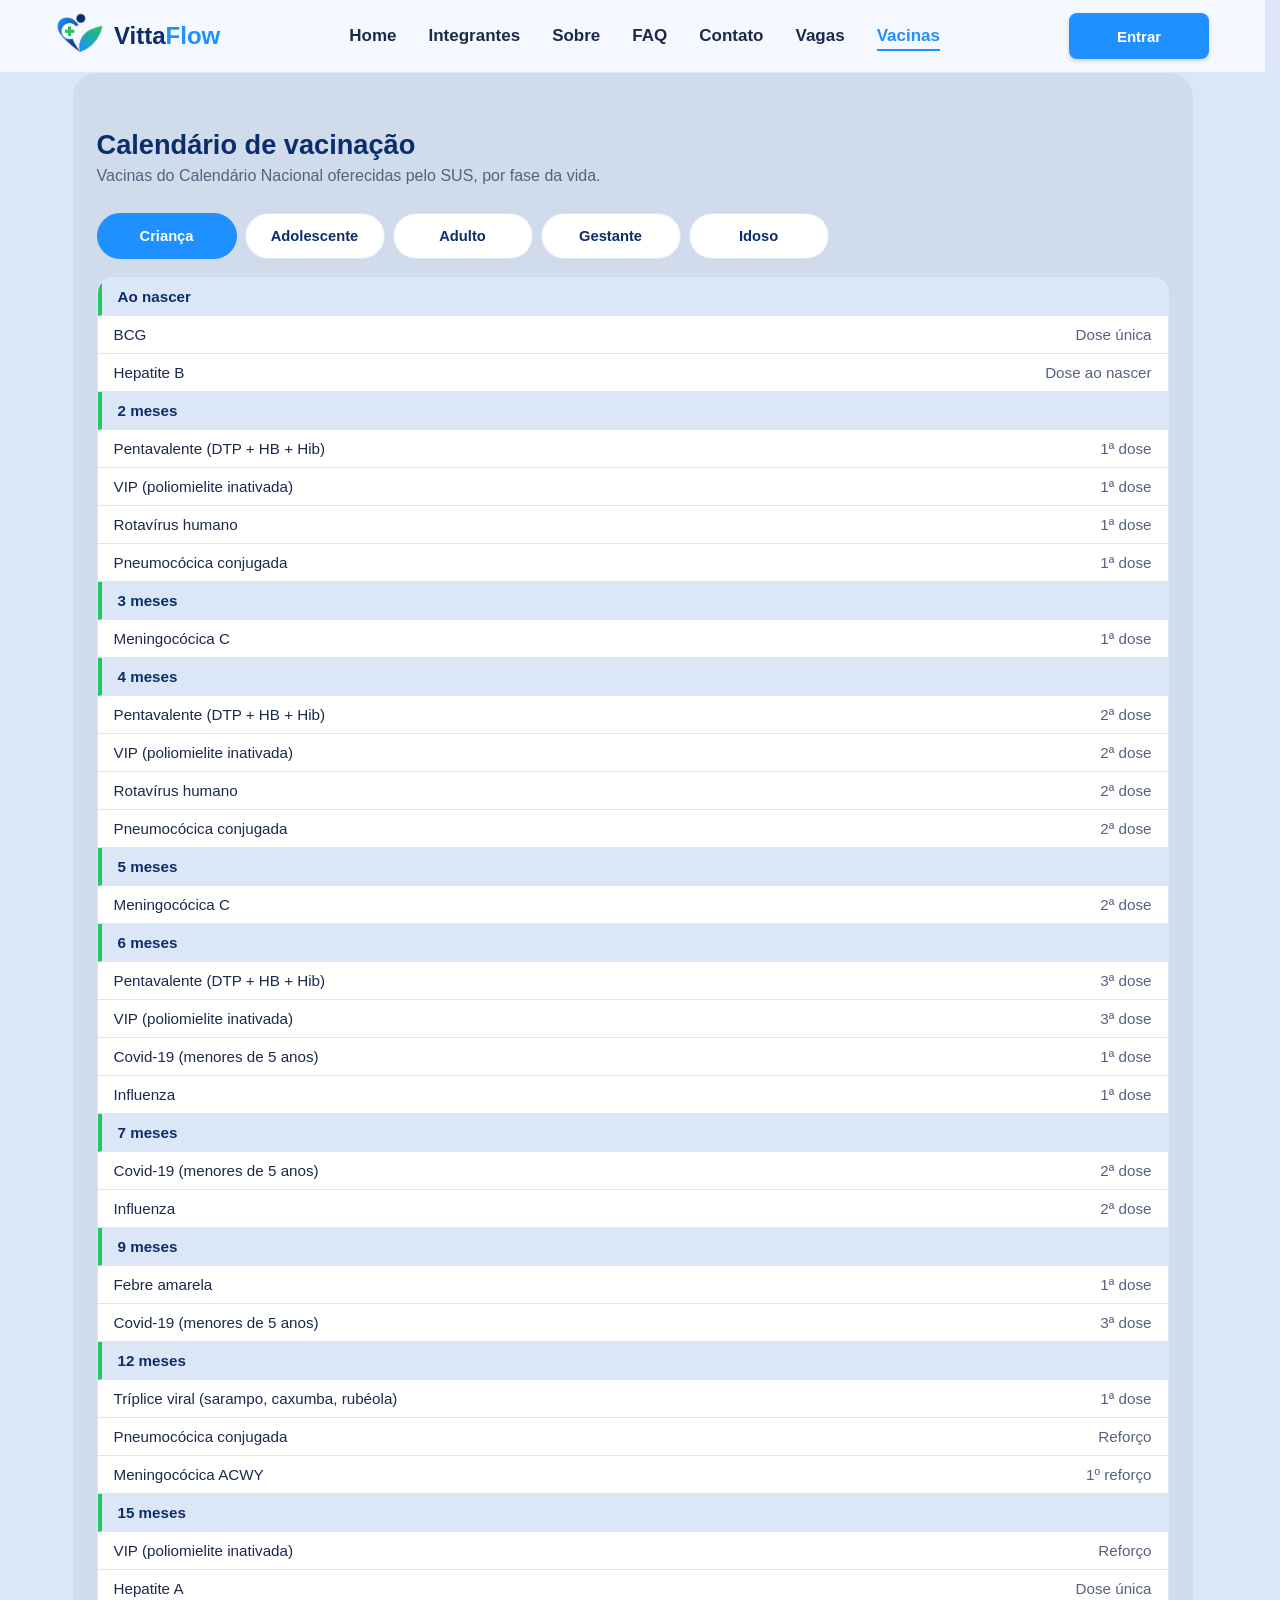
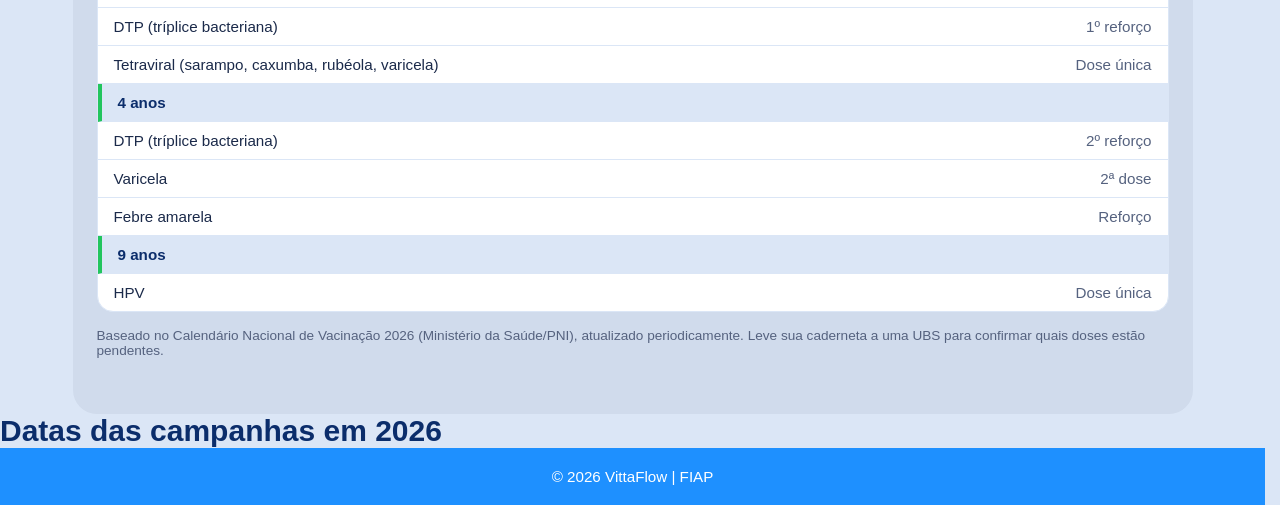
<file: vacinas.html>
<!DOCTYPE html>
<html lang="pt-BR">

<head>
    <meta charset="UTF-8">
    <meta name="viewport" content="width=device-width, initial-scale=1.0">
    <meta name="description" content="Conheça a equipe por trás do VittaFlow.">
    <link rel="stylesheet" href="./css/vacinas.css">
    <link rel="stylesheet" href="./css/style.css">
    <link rel="icon" type="image/x-icon" href="assets/icons/logo.ico">
    <link rel="preconnect" href="https://fonts.googleapis.com">
    <link rel="preconnect" href="https://fonts.gstatic.com" crossorigin>
    <title>Integrantes | VittaFlow</title>
</head>

<body>
    <header>
        <div class="logo">
            <a href="index.html"><img src="./assets/icons/logo.png" alt="Logo VittaFlow" class="logoImg"></a>
            <span>Vitta<p>Flow</p></span>
        </div>

        <button class="btn-menu" id="btn-menu" aria-label="Abrir menu" aria-expanded="false" aria-controls="menu-centro">
            <span></span>
            <span></span>
            <span></span>
        </button>

        <nav class="menu-centro" id="menu-centro">
            <ul>
                <li><a href="./index.html">Home</a></li>
                <li><a href="./integrantes.html">Integrantes</a></li>
                <li><a href="./sobre.html">Sobre</a></li>
                <li><a href="./faq.html">FAQ</a></li>
                <li><a href="./contato.html">Contato</a></li>
                <li><a href="./vagas.html">Vagas</a></li>
                <li><a href="./vacinas.html" class="ativo">Vacinas</a></li>
                <li class="menu-login"><a href="login.html" class="btn">Entrar</a></li>
            </ul>
        </nav>

        <div class="botoes-direita">
            <a href="login.html" class="btn">Entrar</a>
        </div>
    </header>

    <main>
        <!--Calendario-->
        <section class="cal-secao" id="calendario">
        <h2>Calendário de vacinação</h2>
        <p class="cal-sub">Vacinas do Calendário Nacional oferecidas pelo SUS, por fase da vida.</p>

        <!-- Os botões das abas são criados pelo calendario.js -->
        <div class="cal-tabs" id="tabs"></div>

        <!-- Os itens da lista são criados pelo calendario.js -->
        <ul class="cal-lista" id="cal"></ul>

        <p class="cal-nota" id="calnote"></p>
        <p class="cal-nota">
        Baseado no Calendário Nacional de Vacinação 2026 (Ministério da Saúde/PNI), atualizado periodicamente.
        Leve sua caderneta a uma UBS para confirmar quais doses estão pendentes.
        </p>
        </section>

        <!--Agenda Campanhas-->
        <section>
            <h2>Datas das campanhas em 2026</h2>
        </section>
    </main>

    <footer>
        <p>© 2026 VittaFlow | FIAP</p>
    </footer>
    <script src="./js/vacinas.js"></script>
    <script src="./js/script.js"></script>
</body>

</html>
</file>
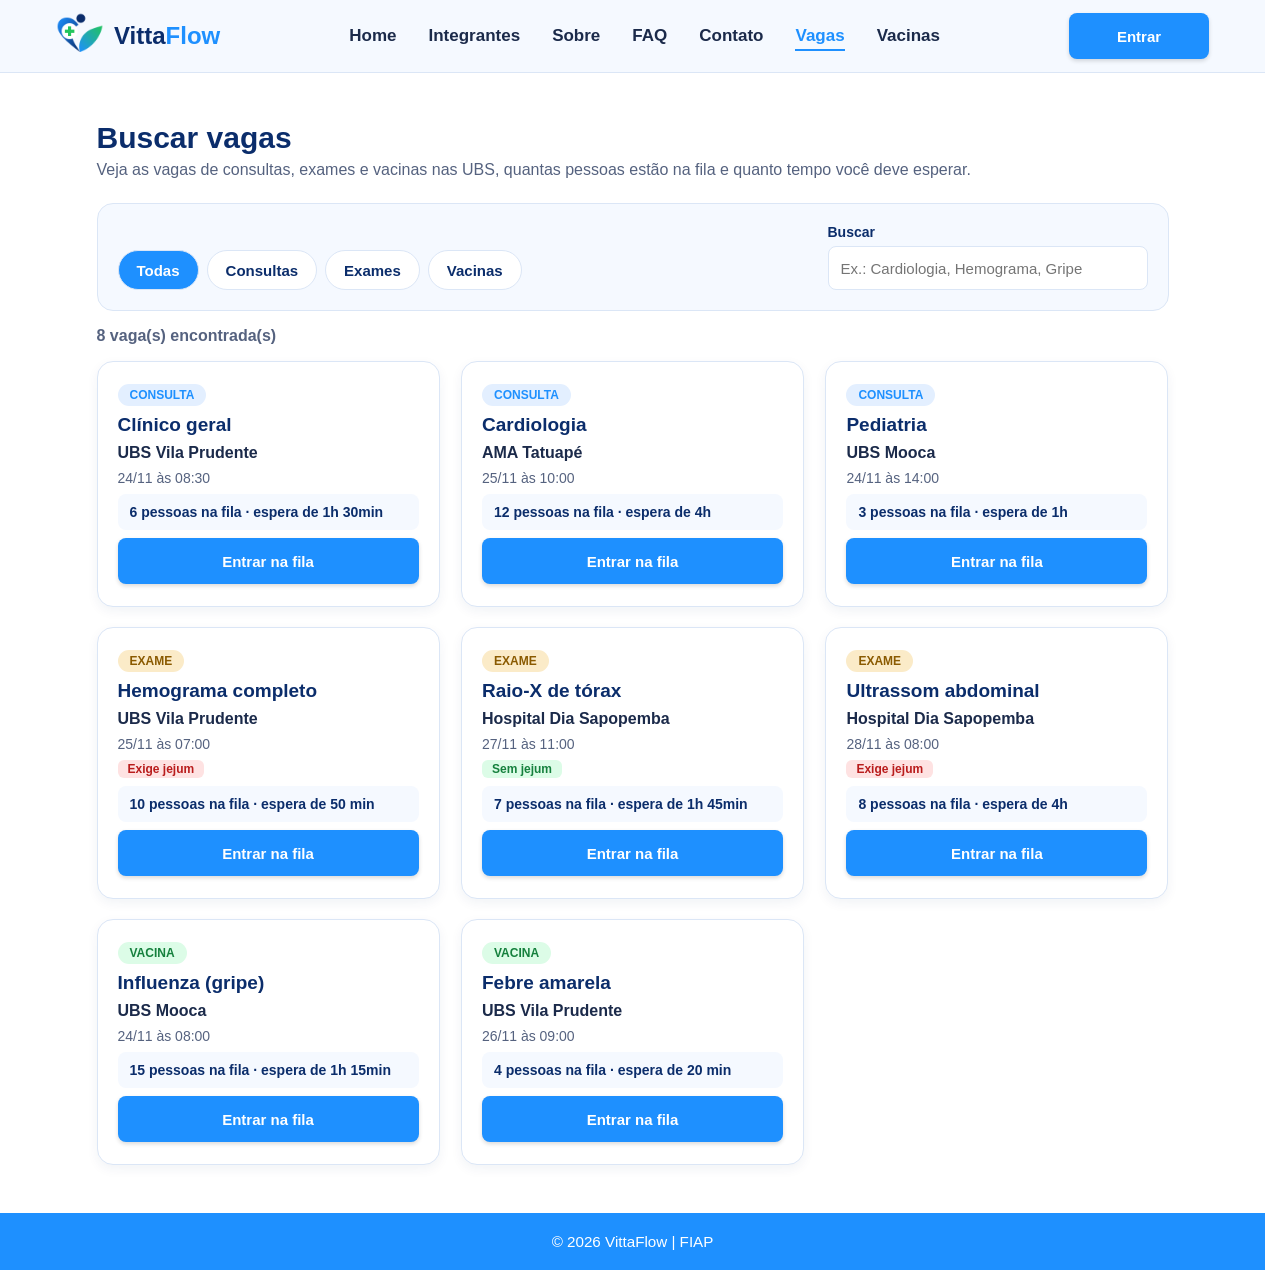
<file: vagas.html>
<!DOCTYPE html>
<html lang="pt-BR">

<head>
    <meta charset="UTF-8">
    <meta name="viewport" content="width=device-width, initial-scale=1.0">
    <meta name="description" content="Busque vagas de consultas, exames e vacinas nas UBS e entre na fila de espera pelo VittaFlow.">
    <link rel="stylesheet" href="./css/style.css">
    <link rel="stylesheet" href="./css/integrantes.css">
    <link rel="stylesheet" href="./css/vagas.css">
    <link rel="icon" type="image/x-icon" href="assets/icons/logo.ico">
    <link rel="preconnect" href="https://fonts.googleapis.com">
    <link rel="preconnect" href="https://fonts.gstatic.com" crossorigin>
    <title>Vagas | VittaFlow</title>
</head>

<body>
    <header>
        <div class="logo">
            <a href="index.html"><img src="./assets/icons/logo.png" alt="Logo VittaFlow" class="logoImg"></a>
            <span>Vitta<p>Flow</p></span>
        </div>

        <button class="btn-menu" id="btn-menu" aria-label="Abrir menu" aria-expanded="false" aria-controls="menu-centro">
            <span></span>
            <span></span>
            <span></span>
        </button>

        <nav class="menu-centro" id="menu-centro">
            <ul>
                <li><a href="./index.html">Home</a></li>
                <li><a href="./integrantes.html">Integrantes</a></li>
                <li><a href="./sobre.html">Sobre</a></li>
                <li><a href="./faq.html">FAQ</a></li>
                <li><a href="./contato.html">Contato</a></li>
                <li><a href="./vagas.html" class="ativo">Vagas</a></li>
                <li><a href="./vacinas.html">Vacinas</a></li>
                <li class="menu-login"><a href="login.html" class="btn">Entrar</a></li>
            </ul>
        </nav>

        <div class="botoes-direita">
            <a href="login.html" class="btn">Entrar</a>
        </div>
    </header>

    <main>
        <!-- Busca de vagas -->
        <section class="vagas-secao" id="buscar" aria-labelledby="titulo-buscar">
            <h1 id="titulo-buscar">Buscar vagas</h1>
            <p class="vagas-sub">Veja as vagas de consultas, exames e vacinas nas UBS, quantas pessoas estão na fila
                e quanto tempo você deve esperar.</p>

            <div class="vagas-filtros">
                <div class="vagas-abas" role="tablist" aria-label="Filtrar por tipo de atendimento">
                    <button type="button" class="filtro ativo" data-tipo="todas" role="tab" aria-selected="true" aria-controls="lista-vagas">Todas</button>
                    <button type="button" class="filtro" data-tipo="Consulta" role="tab" aria-selected="false" aria-controls="lista-vagas">Consultas</button>
                    <button type="button" class="filtro" data-tipo="Exame" role="tab" aria-selected="false" aria-controls="lista-vagas">Exames</button>
                    <button type="button" class="filtro" data-tipo="Vacina" role="tab" aria-selected="false" aria-controls="lista-vagas">Vacinas</button>
                </div>

                <label for="busca">Buscar
                    <input type="text" id="busca" placeholder="Ex.: Cardiologia, Hemograma, Gripe" aria-controls="lista-vagas">
                </label>
            </div>

            <p class="vagas-contagem" id="contagem" aria-live="polite"></p>

            <!-- Os cards são criados no vagas.js -->
            <ul class="vagas-lista" id="lista-vagas" role="tabpanel" aria-labelledby="titulo-buscar"></ul>
        </section>

        <!-- Formulário para entrar na fila -->
        <section class="vagas-secao vagas-fila oculto" id="fila" aria-labelledby="titulo-fila">
            <h2 id="titulo-fila">Entrar na fila</h2>
            <p class="vagas-sub" id="resumo-vaga"></p>

            <form class="form-fila" id="form-fila">
                <label for="nome" class="campo campo-nome">Nome completo<span aria-hidden="true">*</span>
                    <input type="text" id="nome" aria-describedby="erro-nome">
                    <small class="erro" id="erro-nome"></small>
                </label>

                <label for="cpf" class="campo">CPF<span aria-hidden="true">*</span>
                    <input type="text" id="cpf" placeholder="000.000.000-00" maxlength="14" aria-describedby="erro-cpf">
                    <small class="erro" id="erro-cpf"></small>
                </label>

                <label for="idade" class="campo">Idade<span aria-hidden="true">*</span>
                    <input type="text" id="idade" maxlength="3" aria-describedby="erro-idade">
                    <small class="erro" id="erro-idade"></small>
                </label>

                <fieldset aria-describedby="dica-prioridade">
                    <legend>Atendimento prioritário</legend>
                    <label class="vagas-check" for="gestante"><input type="checkbox" id="gestante"> Sou gestante</label>
                    <label class="vagas-check" for="pcd"><input type="checkbox" id="pcd"> Sou pessoa com deficiência</label>
                    <p class="dica" id="dica-prioridade">Pessoas com 60 anos ou mais também têm prioridade.</p>
                </fieldset>

                <div class="grupo-botoes">
                    <button type="submit">Confirmar</button>
                    <button type="button" class="btn-secundario" id="btn-cancelar">Cancelar</button>
                </div>
            </form>

            <!-- Comprovante preenchidos feito no vagas.js -->
            <div class="comprovante oculto" id="comprovante" aria-live="polite">
                <h3>Você entrou na fila!</h3>
                <p class="protocolo">Protocolo <strong id="c-protocolo"></strong></p>
                <p class="selo-prioridade oculto" id="c-prioridade">Atendimento prioritário</p>
                <ul class="comprovante-dados">
                    <li><span>Paciente</span> <strong id="c-nome"></strong></li>
                    <li><span>Atendimento</span> <strong id="c-atendimento"></strong></li>
                    <li><span>Unidade</span> <strong id="c-unidade"></strong></li>
                    <li><span>Pessoas na sua frente</span> <strong id="c-frente"></strong></li>
                    <li><span>Tempo estimado</span> <strong id="c-tempo"></strong></li>
                </ul>
                <p class="lembrete oculto" id="c-lembrete"></p>
            </div>
        </section>
    </main>

    <footer>
        <p>© 2026 VittaFlow | FIAP</p>
    </footer>

    <script src="./js/script.js"></script>
    <script src="./js/vagas.js"></script>
</body>

</html>
</file>
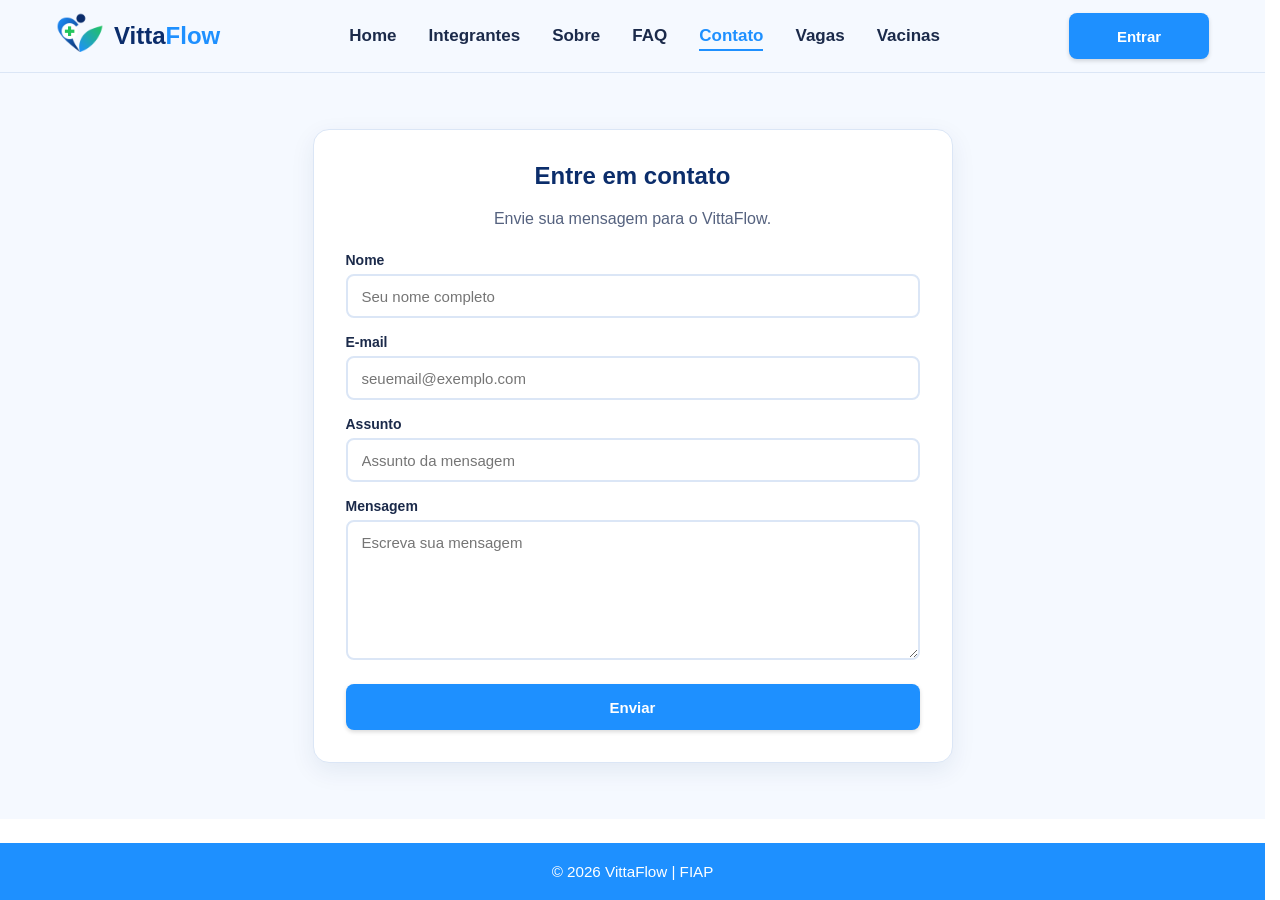
<file: paginas/contato.html>
<!DOCTYPE html>
<html lang="pt-BR">

<head>
    <meta charset="UTF-8">
    <meta name="viewport" content="width=device-width, initial-scale=1.0">
    <meta name="description" content="Entre em contato com a equipe do VittaFlow. Envie dúvidas, sugestões ou mensagens.">
    <link rel="stylesheet" href="../css/style.css">
    <link rel="stylesheet" href="../css/contato.css">
    <link rel="icon" type="image/x-icon" href="../assets/icons/logo.ico">
    <link rel="preconnect" href="https://fonts.googleapis.com">
    <title>Contato | VittaFlow</title>
</head>

<body>
    <header>
        <div class="logo">
            <a href="../index.html"><img src="../assets/icons/logo.png" alt="Logo VittaFlow" class="logoImg"></a>
            <span>Vitta<p>Flow</p></span>
        </div>

        <button class="btn-menu" id="btn-menu" aria-label="Abrir menu" aria-expanded="false"
            aria-controls="menu-centro">
            <span></span>
            <span></span>
            <span></span>
        </button>

        <nav class="menu-centro" id="menu-centro">
            <ul>
                <li><a href="../index.html">Home</a></li>
                <li><a href="./integrantes.html">Integrantes</a></li>
                <li><a href="./sobre.html">Sobre</a></li>
                <li><a href="./faq.html">FAQ</a></li>
                <li><a href="./contato.html" class="ativo">Contato</a></li>
                <li><a href="./vagas.html">Vagas</a></li>
                <li><a href="./vacinas.html">Vacinas</a></li>
                <li class="menu-login"><a href="login.html" class="btn">Entrar</a></li>
            </ul>
        </nav>

        <div class="botoes-direita">
            <a href="login.html" class="btn">Entrar</a>
        </div>
    </header>

    <main>
        <section class="secao-contato">
            <form class="form-contato" action="">
                <h2>Entre em contato</h2>
                <p>Envie sua mensagem para o VittaFlow.</p>

                <label for="nome">
                    Nome
                    <input type="text" id="nome" name="nome" placeholder="Seu nome completo" required>
                </label>

                <label for="email">
                    E-mail
                    <input type="email" id="email" name="email" placeholder="seuemail@exemplo.com" required>
                </label>

                <label for="assunto">
                    Assunto
                    <input type="text" id="assunto" name="assunto" placeholder="Assunto da mensagem" required>
                </label>

                <label for="mensagem">
                    Mensagem
                    <textarea id="mensagem" name="mensagem" placeholder="Escreva sua mensagem" required></textarea>
                </label>

                <button type="submit" class="btn" o>Enviar</button>
            </form>
        </section>
    </main>

    <footer>
        <p>© 2026 VittaFlow | FIAP</p>
    </footer>

    <script src="../js/script.js"></script>
    <script src="../js/contato.js"></script>
</body>

</html>
</file>
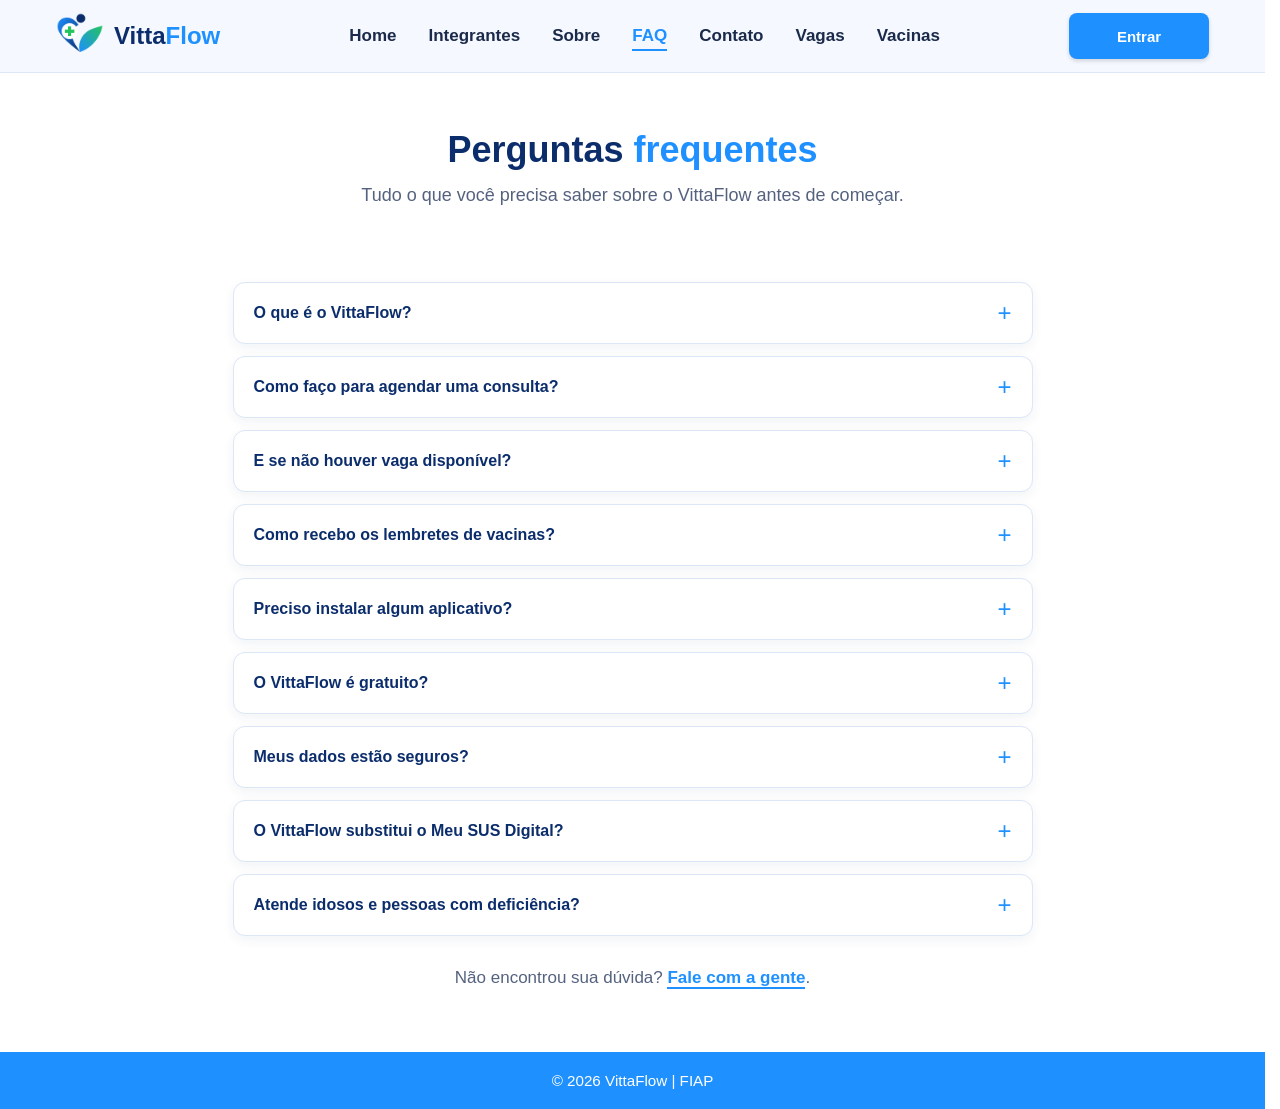
<file: paginas/faq.html>
<!DOCTYPE html>
<html lang="pt-BR">

<head>
    <meta charset="UTF-8">
    <meta name="viewport" content="width=device-width, initial-scale=1.0">
    <meta name="description" content="Dúvidas frequentes sobre o VittaFlow: agendamento, fila de espera, lembretes de vacinas e proteção dos seus dados.">
    <link rel="stylesheet" href="../css/style.css">
    <link rel="stylesheet" href="../css/faq.css">
    <link rel="icon" type="image/x-icon" href="../assets/icons/logo.ico">
    <link rel="preconnect" href="https://fonts.googleapis.com">
    <link rel="preconnect" href="https://fonts.gstatic.com" crossorigin>
    <title>FAQ | VittaFlow</title>
</head>

<body>
    <header>
        <div class="logo">
            <a href="../index.html"><img src="../assets/icons/logo.png" alt="Logo VittaFlow" class="logoImg"></a>
            <span>Vitta<p>Flow</p></span>
        </div>

        <button class="btn-menu" id="btn-menu" aria-label="Abrir menu" aria-expanded="false" aria-controls="menu-centro">
            <span></span>
            <span></span>
            <span></span>
        </button>

        <nav class="menu-centro" id="menu-centro">
            <ul>
                <li><a href="../index.html">Home</a></li>
                <li><a href="./integrantes.html">Integrantes</a></li>
                <li><a href="./sobre.html">Sobre</a></li>
                <li><a href="./faq.html" class="ativo">FAQ</a></li>
                <li><a href="./contato.html">Contato</a></li>
                <li><a href="./vagas.html">Vagas</a></li>
                <li><a href="./vacinas.html">Vacinas</a></li>
                <li class="menu-login"><a href="login.html" class="btn">Entrar</a></li>
            </ul>
        </nav>

        <div class="botoes-direita">
            <a href="login.html" class="btn">Entrar</a>
        </div>
    </header>

    <main class="pagina-faq">
        <section class="topo-pagina">
            <h1>Perguntas <span class="destaque">frequentes</span></h1>
            <p>Tudo o que você precisa saber sobre o VittaFlow antes de começar.</p>
        </section>

        <section class="secao secao-faq" aria-label="Dúvidas frequentes">
            <div class="faq-lista">

                <details class="faq-item">
                    <summary>O que é o VittaFlow?</summary>
                    <p>O VittaFlow é uma plataforma web, apoiada por um assistente no Telegram, que ajuda você a agendar
                        consultas, exames e vacinas na rede pública, entrar na fila de espera e receber lembretes. Ele foi
                        criado na Global Solution 2026/2 da FIAP, no tema CitizenTech.</p>
                </details>

                <details class="faq-item">
                    <summary>Como faço para agendar uma consulta?</summary>
                    <p>Você escolhe o serviço e a vaga mais próxima pelo site ou conversando com o assistente no Telegram.
                        Na plataforma você vê os horários disponíveis e confirma o agendamento em poucos passos.</p>
                </details>

                <details class="faq-item">
                    <summary>E se não houver vaga disponível?</summary>
                    <p>Você entra na fila de espera. Quando alguém cancela ou falta, a vaga liberada é repassada
                        automaticamente para a primeira pessoa da fila, que recebe o aviso para confirmar.</p>
                </details>

                <details class="faq-item">
                    <summary>Como recebo os lembretes de vacinas?</summary>
                    <p>A caderneta digital mostra suas vacinas pendentes e o VittaFlow avisa antes do prazo de cada dose,
                        para você não perder a hora de tomar.</p>
                </details>

                <details class="faq-item">
                    <summary>Preciso instalar algum aplicativo?</summary>
                    <p>Não. O VittaFlow funciona direto no navegador, pelo computador ou pelo celular. O assistente usa o
                        Telegram, aplicativo que a maioria das pessoas já tem instalado.</p>
                </details>

                <details class="faq-item">
                    <summary>O VittaFlow é gratuito?</summary>
                    <p>Sim. O VittaFlow é um projeto acadêmico e não cobra nada. Os serviços de saúde usados também são
                        gratuitos, pois são da rede pública.</p>
                </details>

                <details class="faq-item">
                    <summary>Meus dados estão seguros?</summary>
                    <p>Sim. Dados de saúde são informações pessoais sensíveis, por isso o VittaFlow pede o seu consentimento
                        e protege essas informações conforme a Lei Geral de Proteção de Dados (Lei nº 13.709/2018).</p>
                </details>

                <details class="faq-item">
                    <summary>O VittaFlow substitui o Meu SUS Digital?</summary>
                    <p>Não. O Meu SUS Digital mostra o seu histórico de atendimentos. O VittaFlow complementa, avisando você
                        antes, ajudando a agendar e reaproveitando vagas que ficariam vazias.</p>
                </details>

                <details class="faq-item">
                    <summary>Atende idosos e pessoas com deficiência?</summary>
                    <p>Sim. O VittaFlow dá atenção especial a idosos, gestantes e pessoas com deficiência. Quem não lê bem
                        ou não usa aplicativo pode conversar com o assistente por áudio no Telegram.</p>
                </details>

            </div>

            <p class="faq-rodape">Não encontrou sua dúvida? <a href="contato.html">Fale com a gente</a>.</p>
        </section>
    </main>

    <footer>
        <p>© 2026 VittaFlow | FIAP</p>
    </footer>

    <script src="../js/script.js"></script>
</body>

</html>
</file>
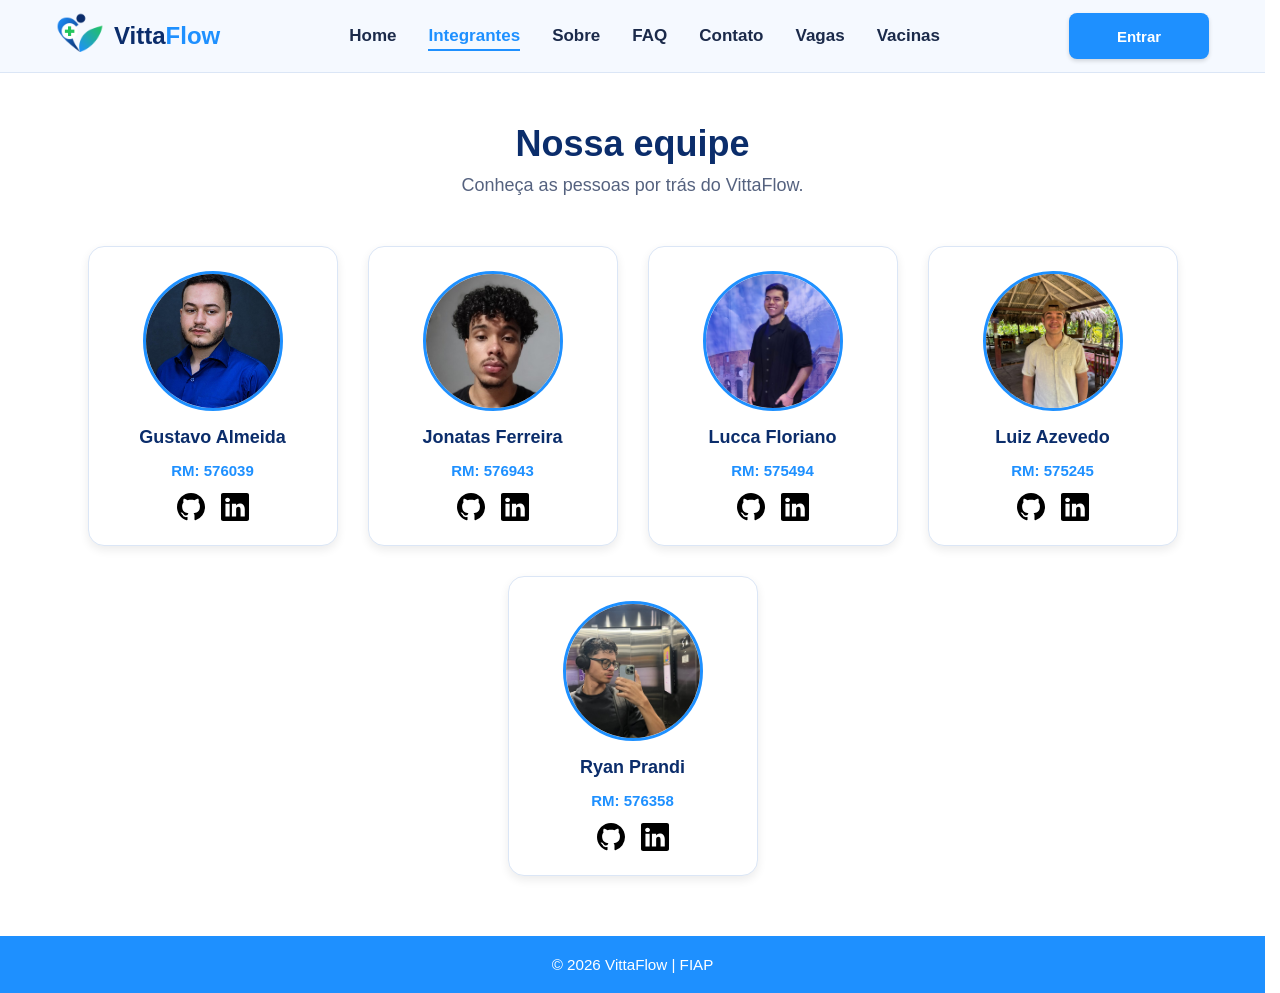
<file: paginas/integrantes.html>
<!DOCTYPE html>
<html lang="pt-BR">

<head>
    <meta charset="UTF-8">
    <meta name="viewport" content="width=device-width, initial-scale=1.0">
    <meta name="description" content="Conheça a equipe por trás do VittaFlow.">
    <link rel="stylesheet" href="../css/style.css">
    <link rel="stylesheet" href="../css/integrantes.css">
    <link rel="icon" type="image/x-icon" href="../assets/icons/logo.ico">
    <link rel="preconnect" href="https://fonts.googleapis.com">
    <link rel="preconnect" href="https://fonts.gstatic.com" crossorigin>
    <title>Integrantes | VittaFlow</title>
</head>

<body>
    <header>
        <div class="logo">
            <a href="../index.html"><img src="../assets/icons/logo.png" alt="Logo VittaFlow" class="logoImg"></a>
            <span>Vitta<p>Flow</p></span>
        </div>

        <button class="btn-menu" id="btn-menu" aria-label="Abrir menu" aria-expanded="false" aria-controls="menu-centro">
            <span></span>
            <span></span>
            <span></span>
        </button>

        <nav class="menu-centro" id="menu-centro">
            <ul>
                <li><a href="../index.html">Home</a></li>
                <li><a href="./integrantes.html" class="ativo">Integrantes</a></li>
                <li><a href="./sobre.html">Sobre</a></li>
                <li><a href="./faq.html">FAQ</a></li>
                <li><a href="./contato.html">Contato</a></li>
                <li><a href="./vagas.html">Vagas</a></li>
                <li><a href="./vacinas.html">Vacinas</a></li>
                <li class="menu-login"><a href="login.html" class="btn">Entrar</a></li>
            </ul>
        </nav>

        <div class="botoes-direita">
            <a href="login.html" class="btn">Entrar</a>
        </div>
    </header>

    <main>
        <!-- Título da página -->
        <section class="topo-pagina">
            <h1>Nossa equipe</h1>
            <p>Conheça as pessoas por trás do VittaFlow.</p>
        </section>

        <!-- Cards dos integrantes -->
        <section class="lista-integrantes" aria-label="Integrantes do grupo">

            <article class="card-integrante">
                <img class="foto" src="../assets/img/gustavo.png" alt="Foto de Gustavo Almeida" width="140" height="140" loading="lazy">
                <h2>Gustavo Almeida</h2>
                <span class="rm"><p>RM: 576039</p></span>
                
                <div class="redes">
                    <a href="https://github.com/goliveiraalmeida" target="_blank" rel="noopener noreferrer" aria-label="GitHub de Gustavo Almeida">
                        <img class="icone-rede" src="../assets/icons/github.svg" alt="" width="28" height="28">
                    </a>
                    <a href="https://www.linkedin.com/in/goliveiraalmeida" target="_blank" rel="noopener noreferrer" aria-label="LinkedIn de Gustavo Almeida">
                        <img class="icone-rede" src="../assets/icons/linkedin.svg" alt="" width="28" height="28">
                    </a>
                </div>
            </article>

            <article class="card-integrante">
                <img class="foto" src="../assets/img/jonatas.png" alt="Foto de Jonatas Ferreira" width="140" height="140" loading="lazy">
                <h2>Jonatas Ferreira</h2>
                <span class="rm"><p>RM: 576943</p></span>
                
                <div class="redes">
                    <a href="https://github.com/jonatazf" target="_blank" rel="noopener noreferrer" aria-label="GitHub de Jonatas Ferreira">
                        <img class="icone-rede" src="../assets/icons/github.svg" alt="" width="28" height="28">
                    </a>
                    <a href="https://www.linkedin.com/in/jonatazf/" target="_blank" rel="noopener noreferrer" aria-label="LinkedIn de Jonatas Ferreira">
                        <img class="icone-rede" src="../assets/icons/linkedin.svg" alt="" width="28" height="28">
                    </a>
                </div>
            </article>

            <article class="card-integrante">
                <img class="foto" src="../assets/img/lucca.png" alt="Foto de Lucca Floriano" width="140" height="140" loading="lazy">
                <h2>Lucca Floriano</h2>
                <span class="rm"><p>RM: 575494</p></span>
                
                <div class="redes">
                    <a href="https://github.com/luccafloriano-7" target="_blank" rel="noopener noreferrer" aria-label="GitHub de Lucca Floriano">
                        <img class="icone-rede" src="../assets/icons/github.svg" alt="" width="28" height="28">
                    </a>
                    <a href="https://www.linkedin.com/in/lucca-floriano" target="_blank" rel="noopener noreferrer" aria-label="LinkedIn de Lucca Floriano">
                        <img class="icone-rede" src="../assets/icons/linkedin.svg" alt="" width="28" height="28">
                    </a>
                </div>
            </article>

            <article class="card-integrante">
                <img class="foto" src="../assets/img/luiz.png" alt="Foto de Luiz Azevedo" width="140" height="140" loading="lazy">
                <h2>Luiz Azevedo</h2>
                <span class="rm"><p>RM: 575245</p></span>
                
                <div class="redes">
                    <a href="https://github.com/lm-zevedo" target="_blank" rel="noopener noreferrer" aria-label="GitHub de Luiz Azevedo">
                        <img class="icone-rede" src="../assets/icons/github.svg" alt="" width="28" height="28">
                    </a>
                    <a href="https://www.linkedin.com/in/luiz-azevedo-890446235" target="_blank" rel="noopener noreferrer" aria-label="LinkedIn de Luiz Azevedo">
                        <img class="icone-rede" src="../assets/icons/linkedin.svg" alt="" width="28" height="28">
                    </a>
                </div>
            </article>

            <article class="card-integrante">
                <img class="foto" src="../assets/img/ryan.png" alt="Foto de Ryan Prandi" width="140" height="140" loading="lazy">
                <h2>Ryan Prandi</h2>
                <span class="rm"><p>RM: 576358</p></span>
               
                <div class="redes">
                    <a href="https://github.com/prandiryan" target="_blank" rel="noopener noreferrer" aria-label="GitHub de Ryan Prandi">
                        <img class="icone-rede" src="../assets/icons/github.svg" alt="" width="28" height="28">
                    </a>
                    <a href="https://www.linkedin.com/in/ryan-prandi" target="_blank" rel="noopener noreferrer" aria-label="LinkedIn de Ryan Prandi">
                        <img class="icone-rede" src="../assets/icons/linkedin.svg" alt="" width="28" height="28">
                    </a>
                </div>
            </article>

        </section>
    </main>

    <footer>
        <p>© 2026 VittaFlow | FIAP</p>
    </footer>

    <script src="../js/script.js"></script>
</body>

</html>
</file>
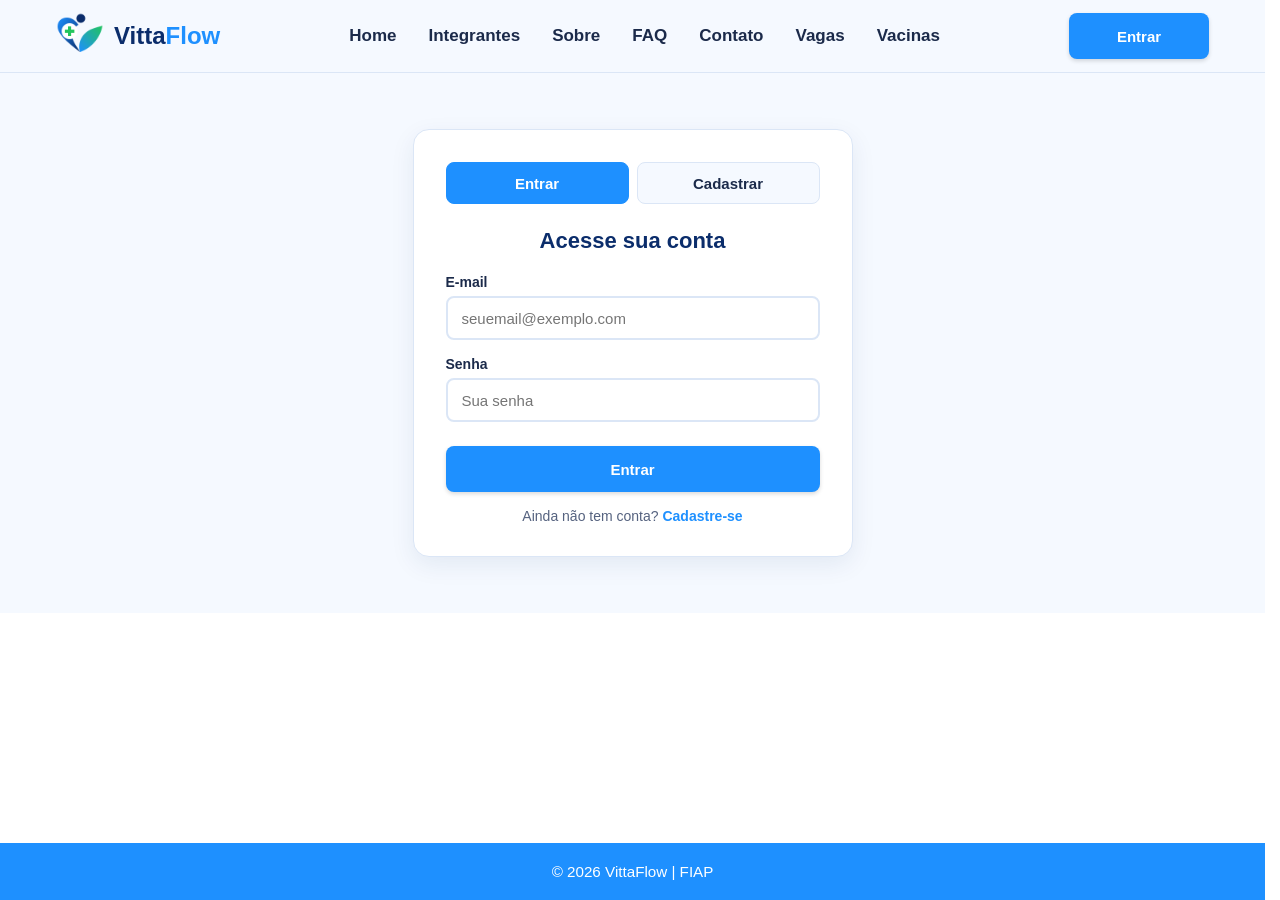
<file: paginas/login.html>
<!DOCTYPE html>
<html lang="pt-BR">

<head>
    <meta charset="UTF-8">
    <meta name="viewport" content="width=device-width, initial-scale=1.0">
    <meta name="description" content="Entre ou crie sua conta no VittaFlow para agendar consultas, exames e vacinas.">
    <link rel="stylesheet" href="../css/style.css">
    <link rel="stylesheet" href="../css/login.css">
    <link rel="icon" type="image/x-icon" href="../assets/icons/logo.ico">
    <link rel="preconnect" href="https://fonts.googleapis.com">
    <title>Entrar | VittaFlow</title>
</head>

<body>
    <header>
        <div class="logo">
            <a href="../index.html"><img src="../assets/icons/logo.png" alt="Logo VittaFlow" class="logoImg"></a>
            <span>Vitta<p>Flow</p></span>
        </div>

        <button class="btn-menu" id="btn-menu" aria-label="Abrir menu" aria-expanded="false" aria-controls="menu-centro">
            <span></span>
            <span></span>
            <span></span>
        </button>

        <nav class="menu-centro" id="menu-centro">
            <ul>
                <li><a href="../index.html">Home</a></li>
                <li><a href="./integrantes.html">Integrantes</a></li>
                <li><a href="./sobre.html">Sobre</a></li>
                <li><a href="./faq.html">FAQ</a></li>
                <li><a href="./contato.html">Contato</a></li>
                <li><a href="./vagas.html">Vagas</a></li>
                <li><a href="./vacinas.html">Vacinas</a></li>
                <li class="menu-login"><a href="login.html" class="btn">Entrar</a></li>
            </ul>
        </nav>

        <div class="botoes-direita">
            <a href="login.html" class="btn">Entrar</a>
        </div>
    </header>

    <main>
        <section class="secao-auth">
            <div class="auth-card">
                <div class="auth-tabs" role="tablist" aria-label="Acesso à conta">
                    <button type="button" class="auth-tab ativo" id="tab-login" role="tab" aria-selected="true" aria-controls="form-login">Entrar</button>
                    <button type="button" class="auth-tab" id="tab-cadastro" role="tab" aria-selected="false" aria-controls="form-cadastro">Cadastrar</button>
                </div>

                <form id="form-login" class="auth-form ativo" role="tabpanel" aria-labelledby="tab-login">
                    <h2>Acesse sua conta</h2>
                    <label>
                        E-mail
                        <input type="email" name="email" placeholder="seuemail@exemplo.com" required>
                    </label>
                    <label>
                        Senha
                        <input type="password" name="senha" placeholder="Sua senha" required>
                    </label>
                    <button type="submit" class="btn">Entrar</button>
                    <p class="auth-ajuda">Ainda não tem conta? <a href="#" id="link-cadastro">Cadastre-se</a></p>
                </form>

                <form id="form-cadastro" class="auth-form" role="tabpanel" aria-labelledby="tab-cadastro">
                    <h2>Crie sua conta</h2>
                    <label>
                        Nome completo
                        <input type="text" name="nome" placeholder="Seu nome" required>
                    </label>
                    <label>
                        E-mail
                        <input type="email" name="email" placeholder="seuemail@exemplo.com" required>
                    </label>
                    <label>
                        CPF
                        <input type="text" name="cpf" placeholder="000.000.000-00" required>
                    </label>
                    <label>
                        Senha
                        <input type="password" name="senha" placeholder="Crie uma senha" required>
                    </label>
                    <label>
                        Confirmar senha
                        <input type="password" name="confirmar" placeholder="Repita a senha" required>
                    </label>
                    <button type="submit" class="btn">Cadastrar</button>
                    <p class="auth-ajuda">Já tem conta? <a href="#" id="link-login">Entrar</a></p>
                </form>
            </div>
        </section>
    </main>

    <footer>
        <p>© 2026 VittaFlow | FIAP</p>
    </footer>

    <script src="../js/script.js"></script>
    <script src="../js/login.js"></script>
</body>

</html>
</file>
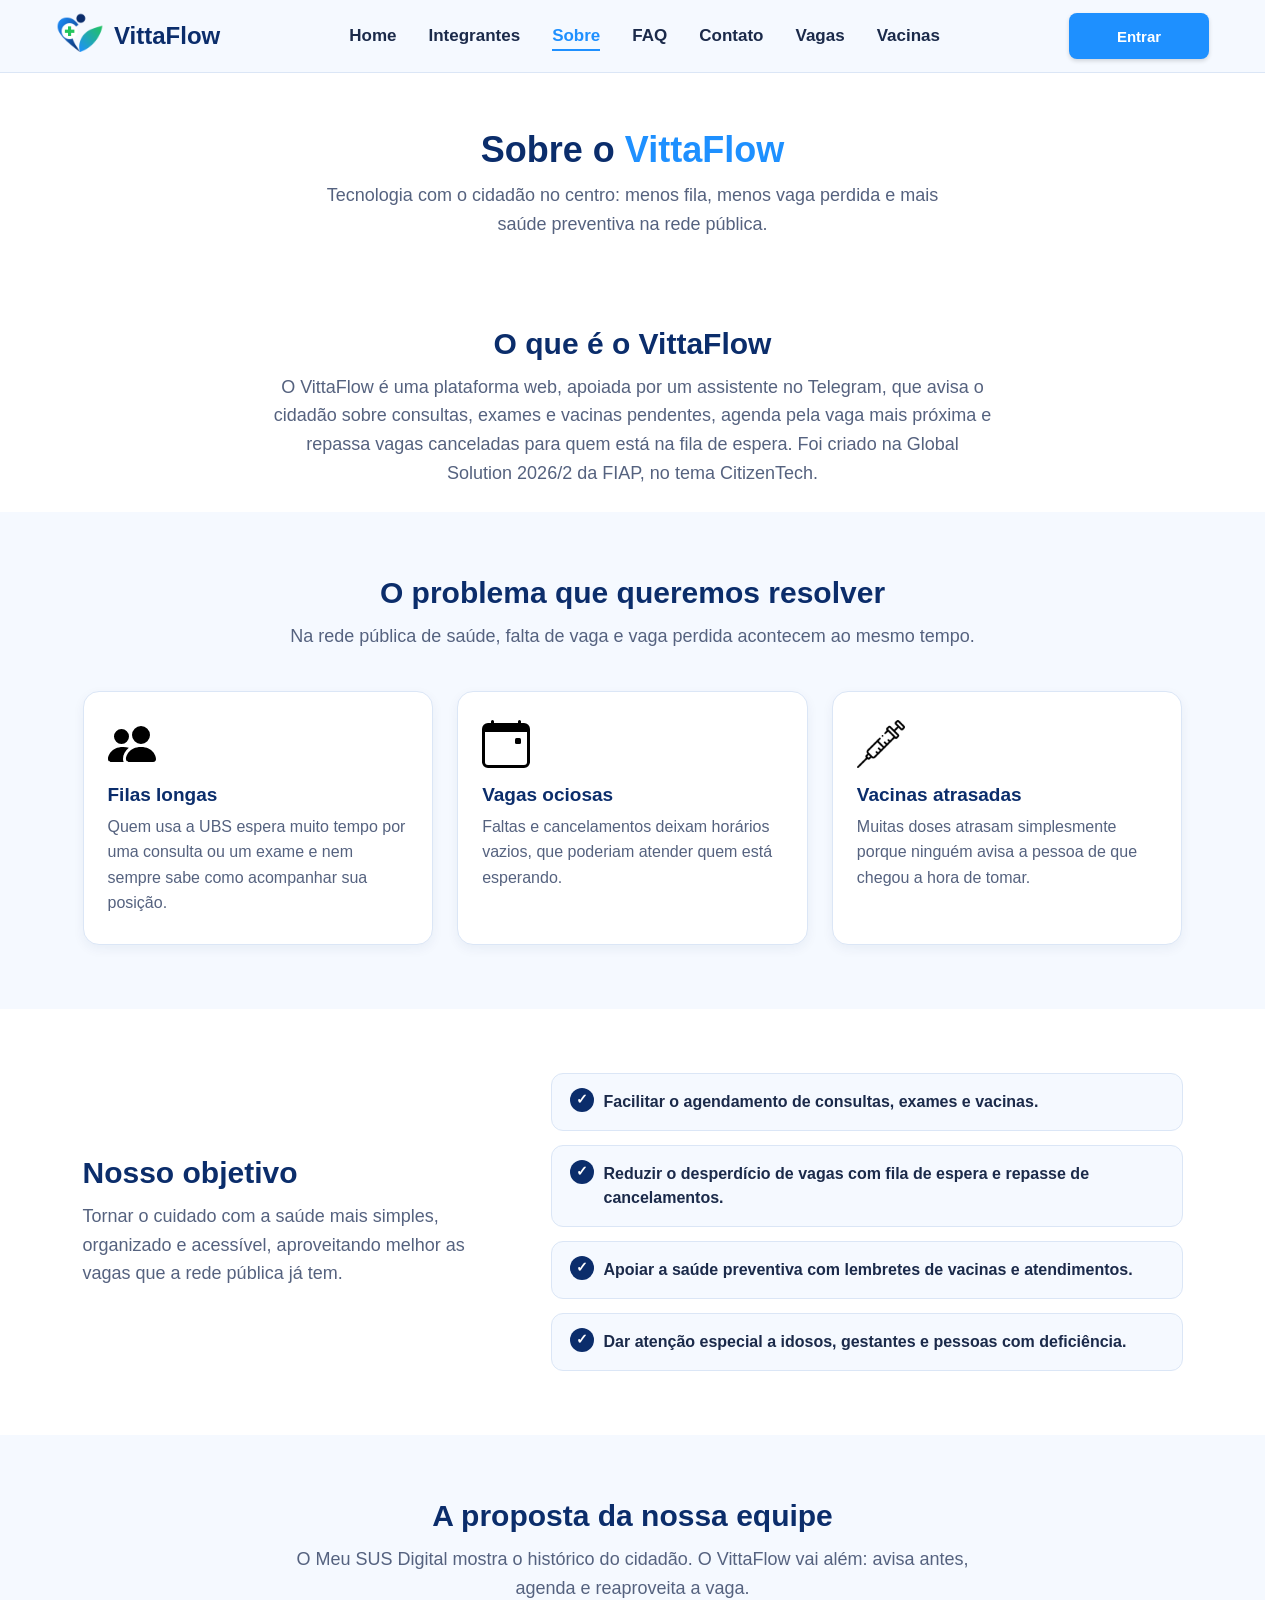
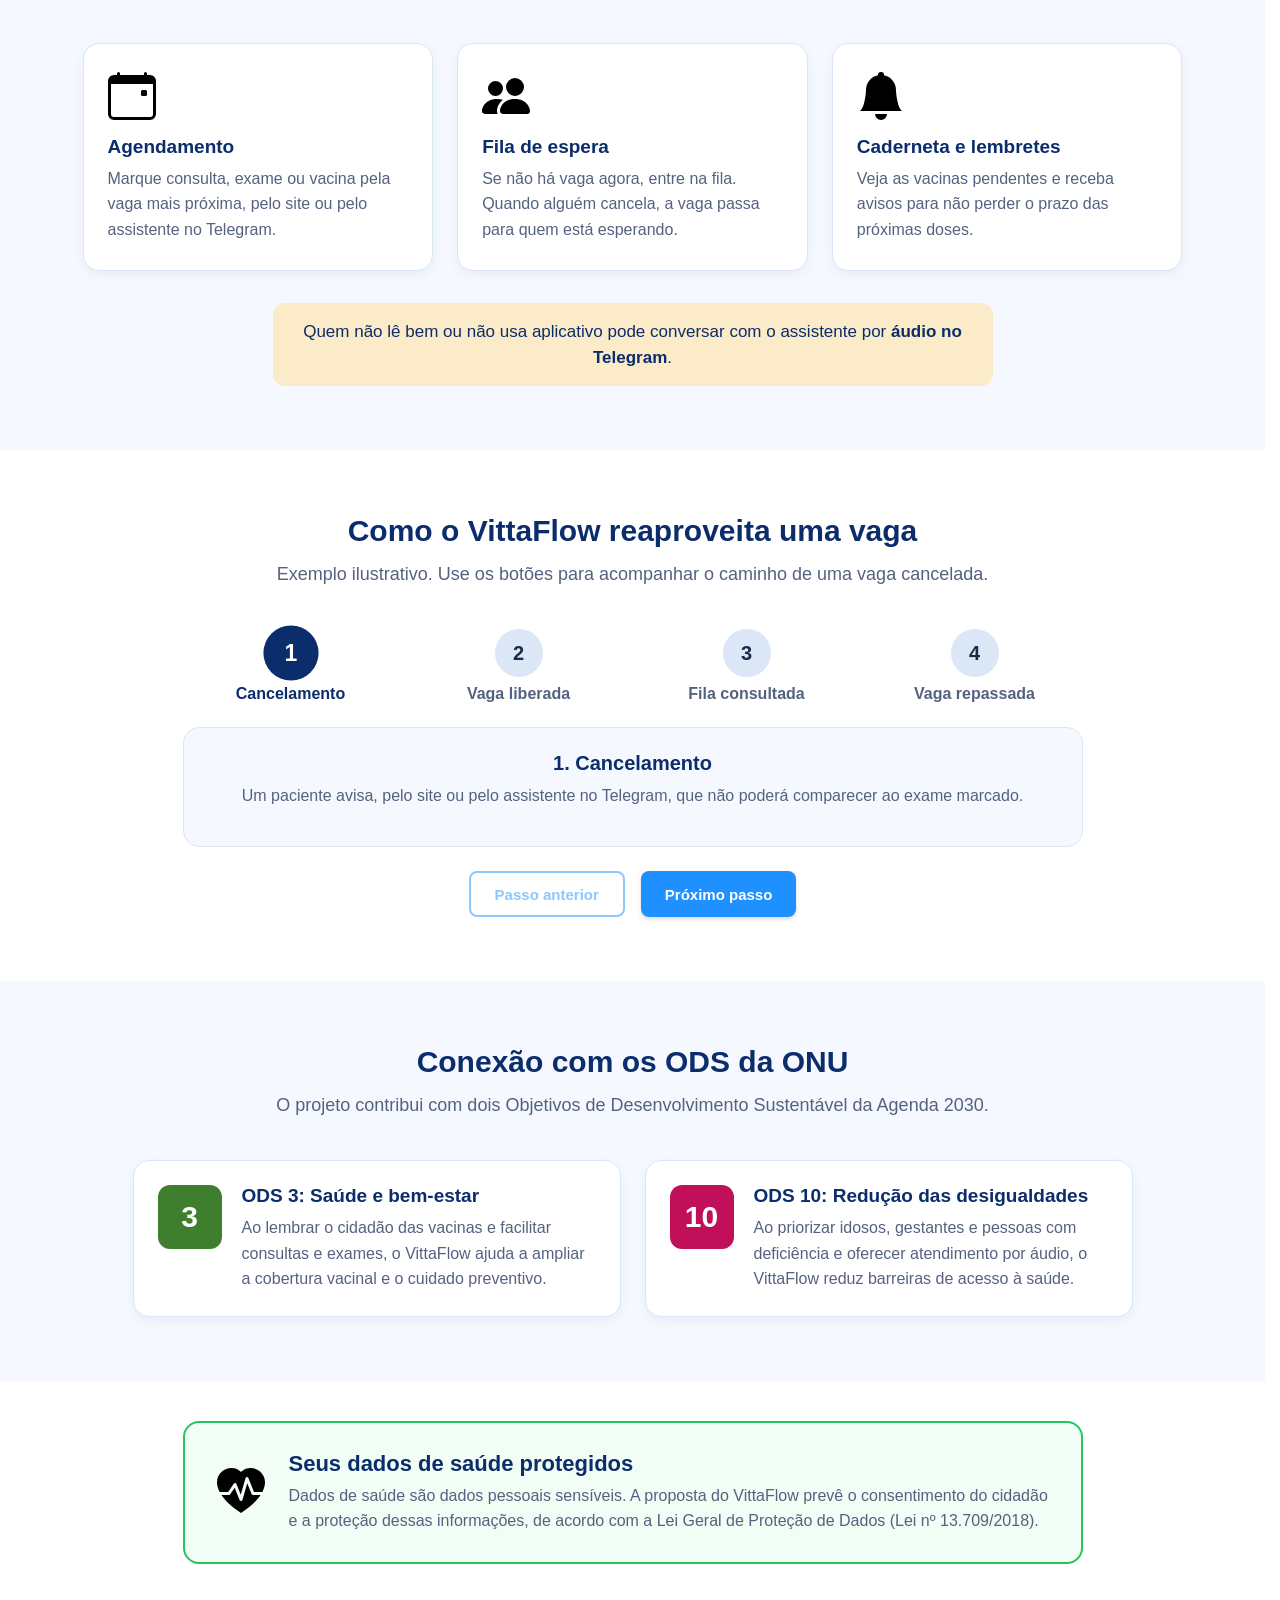
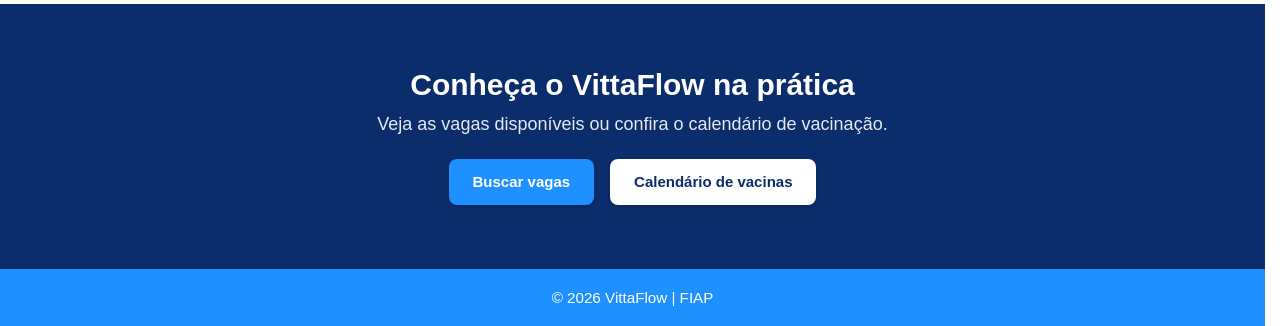
<file: paginas/sobre.html>
<!DOCTYPE html>
<html lang="pt-BR">

<head>
    <meta charset="UTF-8">
    <meta name="viewport" content="width=device-width, initial-scale=1.0">
    <meta name="description"
        content="Conheça o VittaFlow: o problema que ele resolve, o objetivo da solução, a proposta da equipe e os ODS da ONU a que o projeto se conecta.">
    <link rel="stylesheet" href="../css/style.css">
    <link rel="stylesheet" href="../css/sobre.css">
    <link rel="icon" type="image/x-icon" href="../assets/icons/logo.ico">
    <link rel="preconnect" href="https://fonts.googleapis.com">
    <link rel="preconnect" href="https://fonts.gstatic.com" crossorigin>
    <title>Sobre | VittaFlow</title>
</head>

<body>
    <header>
        <div class="logo">
            <a href="../index.html"><img src="../assets/icons/logo.png" alt="Logo VittaFlow" class="logoImg"></a>
            <span>Vitta<span>Flow</span></span>
        </div>

        <button class="btn-menu" id="btn-menu" aria-label="Abrir menu" aria-expanded="false" aria-controls="menu-centro">
            <span></span>
            <span></span>
            <span></span>
        </button>

        <nav class="menu-centro" id="menu-centro">
            <ul>
                <li><a href="../index.html">Home</a></li>
                <li><a href="./integrantes.html">Integrantes</a></li>
                <li><a href="./sobre.html" class="ativo">Sobre</a></li>
                <li><a href="./faq.html">FAQ</a></li>
                <li><a href="./contato.html">Contato</a></li>
                <li><a href="./vagas.html">Vagas</a></li>
                <li><a href="./vacinas.html">Vacinas</a></li>
                <li class="menu-login"><a href="login.html" class="btn">Entrar</a></li>
            </ul>
        </nav>

        <div class="botoes-direita">
            <a href="login.html" class="btn">Entrar</a>
        </div>
    </header>

    <main class="pagina-sobre">
        
        <section class="topo-pagina">
            <h1>Sobre o <span class="destaque">VittaFlow</span></h1>
            <p>Tecnologia com o cidadão no centro: menos fila, menos vaga perdida e mais saúde preventiva na rede pública.</p>
        </section>

        
        <section class="secao secao-descricao" aria-labelledby="titulo-descricao">
            <div class="secao-cabecalho">
                <h2 id="titulo-descricao">O que é o VittaFlow</h2>
                <p>O VittaFlow é uma plataforma web, apoiada por um assistente no Telegram, que avisa o cidadão sobre
                    consultas, exames e vacinas pendentes, agenda pela vaga mais próxima e repassa vagas canceladas para
                    quem está na fila de espera. Foi criado na Global Solution 2026/2 da FIAP, no tema CitizenTech.</p>
            </div>
        </section>

        
        <section class="secao secao-problema" aria-labelledby="titulo-problema">
            <div class="secao-cabecalho">
                <h2 id="titulo-problema">O problema que queremos resolver</h2>
                <p>Na rede pública de saúde, falta de vaga e vaga perdida acontecem ao mesmo tempo.</p>
            </div>

            <div class="cards">
                <article class="card">
                    <img src="../assets/icons/people-fill.svg" alt="" class="icone-card">
                    <h3>Filas longas</h3>
                    <p>Quem usa a UBS espera muito tempo por uma consulta ou um exame e nem sempre sabe como acompanhar
                        sua posição.</p>
                </article>

                <article class="card">
                    <img src="../assets/icons/calendar-event.svg" alt="" class="icone-card">
                    <h3>Vagas ociosas</h3>
                    <p>Faltas e cancelamentos deixam horários vazios, que poderiam atender quem está esperando.</p>
                </article>

                <article class="card">
                    <img src="../assets/icons/vacina.png" alt="" class="icone-card">
                    <h3>Vacinas atrasadas</h3>
                    <p>Muitas doses atrasam simplesmente porque ninguém avisa a pessoa de que chegou a hora de tomar.</p>
                </article>
            </div>
        </section>

        
        <section class="secao secao-objetivo" aria-labelledby="titulo-objetivo">
            <div class="objetivo">
                <div class="objetivo-texto">
                    <h2 id="titulo-objetivo">Nosso objetivo</h2>
                    <p>Tornar o cuidado com a saúde mais simples, organizado e acessível, aproveitando melhor as vagas
                        que a rede pública já tem.</p>
                </div>

                <ul class="objetivo-lista">
                    <li>Facilitar o agendamento de consultas, exames e vacinas.</li>
                    <li>Reduzir o desperdício de vagas com fila de espera e repasse de cancelamentos.</li>
                    <li>Apoiar a saúde preventiva com lembretes de vacinas e atendimentos.</li>
                    <li>Dar atenção especial a idosos, gestantes e pessoas com deficiência.</li>
                </ul>
            </div>
        </section>

        
        <section class="secao secao-proposta" aria-labelledby="titulo-proposta">
            <div class="secao-cabecalho">
                <h2 id="titulo-proposta">A proposta da nossa equipe</h2>
                <p>O Meu SUS Digital mostra o histórico do cidadão. O VittaFlow vai além: avisa antes, agenda e
                    reaproveita a vaga.</p>
            </div>

            <div class="cards">
                <article class="card">
                    <img src="../assets/icons/calendar-event.svg" alt="" class="icone-card">
                    <h3>Agendamento</h3>
                    <p>Marque consulta, exame ou vacina pela vaga mais próxima, pelo site ou pelo assistente no
                        Telegram.</p>
                </article>

                <article class="card">
                    <img src="../assets/icons/people-fill.svg" alt="" class="icone-card">
                    <h3>Fila de espera</h3>
                    <p>Se não há vaga agora, entre na fila. Quando alguém cancela, a vaga passa para quem está esperando.
                    </p>
                </article>

                <article class="card">
                    <img src="../assets/icons/bell-fill.svg" alt="" class="icone-card">
                    <h3>Caderneta e lembretes</h3>
                    <p>Veja as vacinas pendentes e receba avisos para não perder o prazo das próximas doses.</p>
                </article>
            </div>

            <p class="proposta-acessivel">Quem não lê bem ou não usa aplicativo pode conversar com o assistente por
                <strong>áudio no Telegram</strong>.</p>
        </section>

        
        <section class="secao secao-fluxo" aria-labelledby="titulo-fluxo">
            <div class="secao-cabecalho">
                <h2 id="titulo-fluxo">Como o VittaFlow reaproveita uma vaga</h2>
                <p>Exemplo ilustrativo. Use os botões para acompanhar o caminho de uma vaga cancelada.</p>
            </div>

            <div class="fluxo">
                <ol class="fluxo-etapas" id="fluxo-etapas">
                    <li class="fluxo-etapa atual" aria-current="step">
                        <span class="numero">1</span>
                        <span class="fluxo-nome">Cancelamento</span>
                    </li>
                    <li class="fluxo-etapa">
                        <span class="numero">2</span>
                        <span class="fluxo-nome">Vaga liberada</span>
                    </li>
                    <li class="fluxo-etapa">
                        <span class="numero">3</span>
                        <span class="fluxo-nome">Fila consultada</span>
                    </li>
                    <li class="fluxo-etapa">
                        <span class="numero">4</span>
                        <span class="fluxo-nome">Vaga repassada</span>
                    </li>
                </ol>

                <div class="fluxo-detalhe" aria-live="polite">
                    <h3 id="fluxo-titulo">1. Cancelamento</h3>
                    <p id="fluxo-texto">Um paciente avisa, pelo site ou pelo assistente no Telegram, que não poderá comparecer ao exame marcado.</p>
                </div>

                <div class="grupo-botoes grupo-centro">
                    <button type="button" class="btn btn-secundario" id="fluxo-anterior">Passo anterior</button>
                    <button type="button" class="btn" id="fluxo-proximo">Próximo passo</button>
                </div>
            </div>
        </section>

        
        <section class="secao secao-ods" aria-labelledby="titulo-ods">
            <div class="secao-cabecalho">
                <h2 id="titulo-ods">Conexão com os ODS da ONU</h2>
                <p>O projeto contribui com dois Objetivos de Desenvolvimento Sustentável da Agenda 2030.</p>
            </div>

            <div class="ods-lista">
                <article class="ods ods-3">
                    <span class="ods-numero" aria-hidden="true">3</span>
                    <div>
                        <h3>ODS 3: Saúde e bem-estar</h3>
                        <p>Ao lembrar o cidadão das vacinas e facilitar consultas e exames, o VittaFlow ajuda a ampliar a
                            cobertura vacinal e o cuidado preventivo.</p>
                    </div>
                </article>

                <article class="ods ods-10">
                    <span class="ods-numero" aria-hidden="true">10</span>
                    <div>
                        <h3>ODS 10: Redução das desigualdades</h3>
                        <p>Ao priorizar idosos, gestantes e pessoas com deficiência e oferecer atendimento por áudio, o
                            VittaFlow reduz barreiras de acesso à saúde.</p>
                    </div>
                </article>
            </div>
        </section>

        
        <section class="secao-lgpd" aria-labelledby="titulo-lgpd">
            <div class="lgpd">
                <img src="../assets/icons/heart-pulse-fill.svg" alt="" class="lgpd-icone">
                <div>
                    <h2 id="titulo-lgpd">Seus dados de saúde protegidos</h2>
                    <p>Dados de saúde são dados pessoais sensíveis. A proposta do VittaFlow prevê o consentimento do
                        cidadão e a proteção dessas informações, de acordo com a Lei Geral de Proteção de Dados (Lei nº
                        13.709/2018).</p>
                </div>
            </div>
        </section>

        
        <section class="secao secao-cta">
            <h2>Conheça o VittaFlow na prática</h2>
            <p>Veja as vagas disponíveis ou confira o calendário de vacinação.</p>
            <div class="grupo-botoes grupo-centro">
                <a href="vagas.html" class="btn btn-comecar">Buscar vagas</a>
                <a href="vacinas.html" class="btn btn-claro">Calendário de vacinas</a>
            </div>
        </section>
    </main>

    <footer>
        <p>© 2026 VittaFlow | FIAP</p>
    </footer>

    <script src="../js/script.js"></script>
    <script src="../js/sobre.js"></script>
</body>

</html>
</file>
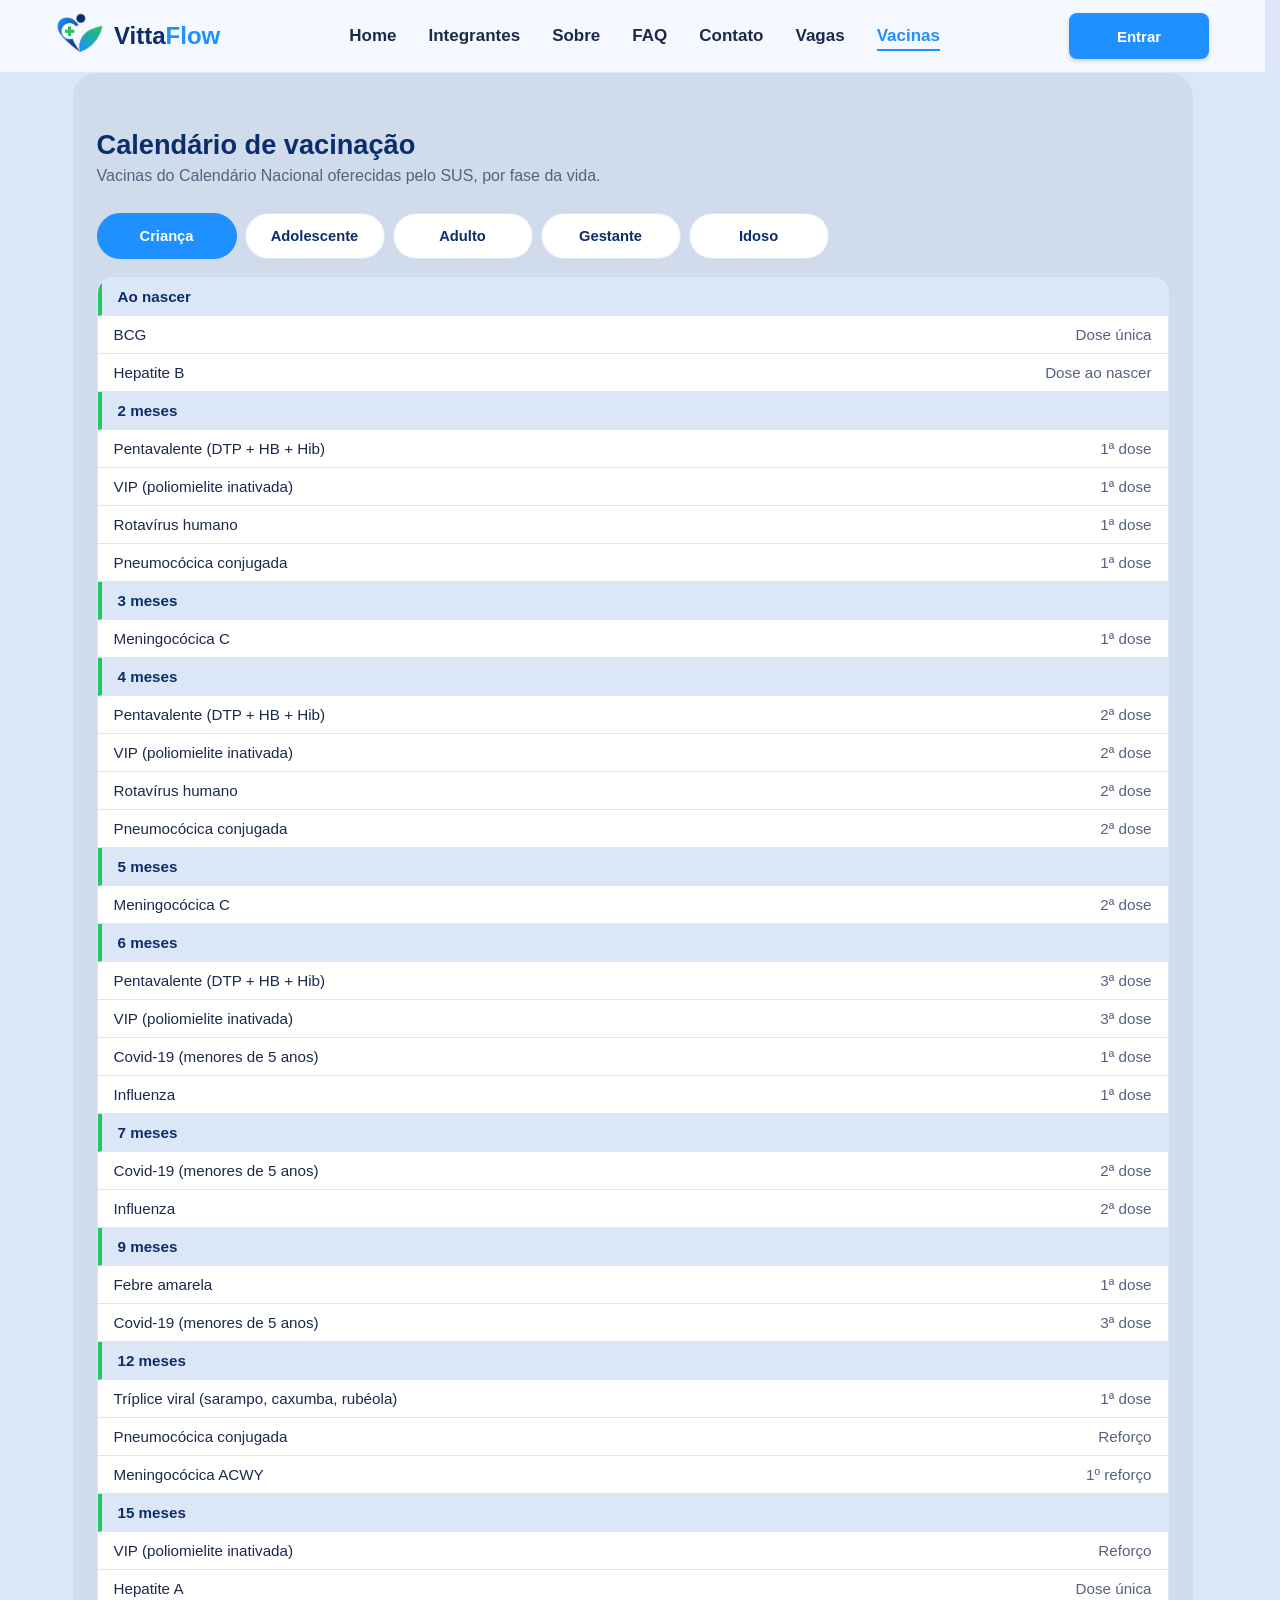
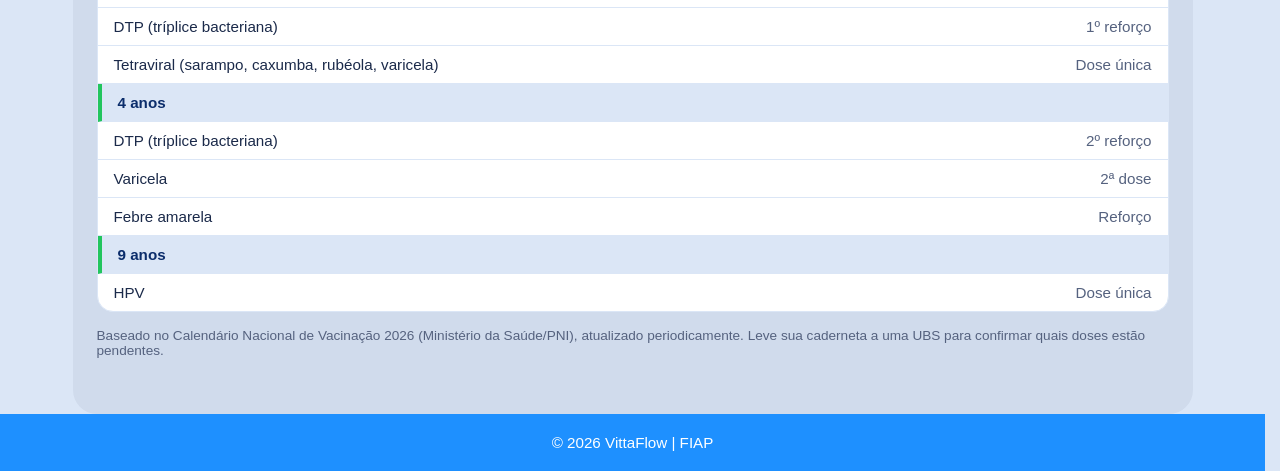
<file: paginas/vacinas.html>
<!DOCTYPE html>
<html lang="pt-BR">

<head>
    <meta charset="UTF-8">
    <meta name="viewport" content="width=device-width, initial-scale=1.0">
    <meta name="description" content="Conheça a equipe por trás do VittaFlow.">
    <link rel="stylesheet" href="../css/vacinas.css">
    <link rel="stylesheet" href="../css/style.css">
    <link rel="icon" type="image/x-icon" href="../assets/icons/logo.ico">
    <link rel="preconnect" href="https://fonts.googleapis.com">
    <link rel="preconnect" href="https://fonts.gstatic.com" crossorigin>
    <title>Integrantes | VittaFlow</title>
</head>

<body>
    <header>
        <div class="logo">
            <a href="../index.html"><img src="../assets/icons/logo.png" alt="Logo VittaFlow" class="logoImg"></a>
            <span>Vitta<p>Flow</p></span>
        </div>

        <button class="btn-menu" id="btn-menu" aria-label="Abrir menu" aria-expanded="false" aria-controls="menu-centro">
            <span></span>
            <span></span>
            <span></span>
        </button>

        <nav class="menu-centro" id="menu-centro">
            <ul>
                <li><a href="../index.html">Home</a></li>
                <li><a href="./integrantes.html">Integrantes</a></li>
                <li><a href="./sobre.html">Sobre</a></li>
                <li><a href="./faq.html">FAQ</a></li>
                <li><a href="./contato.html">Contato</a></li>
                <li><a href="./vagas.html">Vagas</a></li>
                <li><a href="./vacinas.html" class="ativo">Vacinas</a></li>
                <li class="menu-login"><a href="login.html" class="btn">Entrar</a></li>
            </ul>
        </nav>

        <div class="botoes-direita">
            <a href="login.html" class="btn">Entrar</a>
        </div>
    </header>

    <main>
        <!--Calendario-->
        <section class="cal-secao" id="calendario">
        <h2>Calendário de vacinação</h2>
        <p class="cal-sub">Vacinas do Calendário Nacional oferecidas pelo SUS, por fase da vida.</p>

        <!-- Os botões das abas são criados pelo calendario.js -->
        <div class="cal-tabs" id="tabs"></div>

        <!-- Os itens da lista são criados pelo calendario.js -->
        <ul class="cal-lista" id="cal"></ul>

        <p class="cal-nota" id="calnote"></p>
        <p class="cal-nota">
        Baseado no Calendário Nacional de Vacinação 2026 (Ministério da Saúde/PNI), atualizado periodicamente.
        Leve sua caderneta a uma UBS para confirmar quais doses estão pendentes.
        </p>
        </section>

    </main>

    <footer>
        <p>© 2026 VittaFlow | FIAP</p>
    </footer>
    <script src="../js/vacinas.js"></script>
    <script src="../js/script.js"></script>
</body>

</html>
</file>
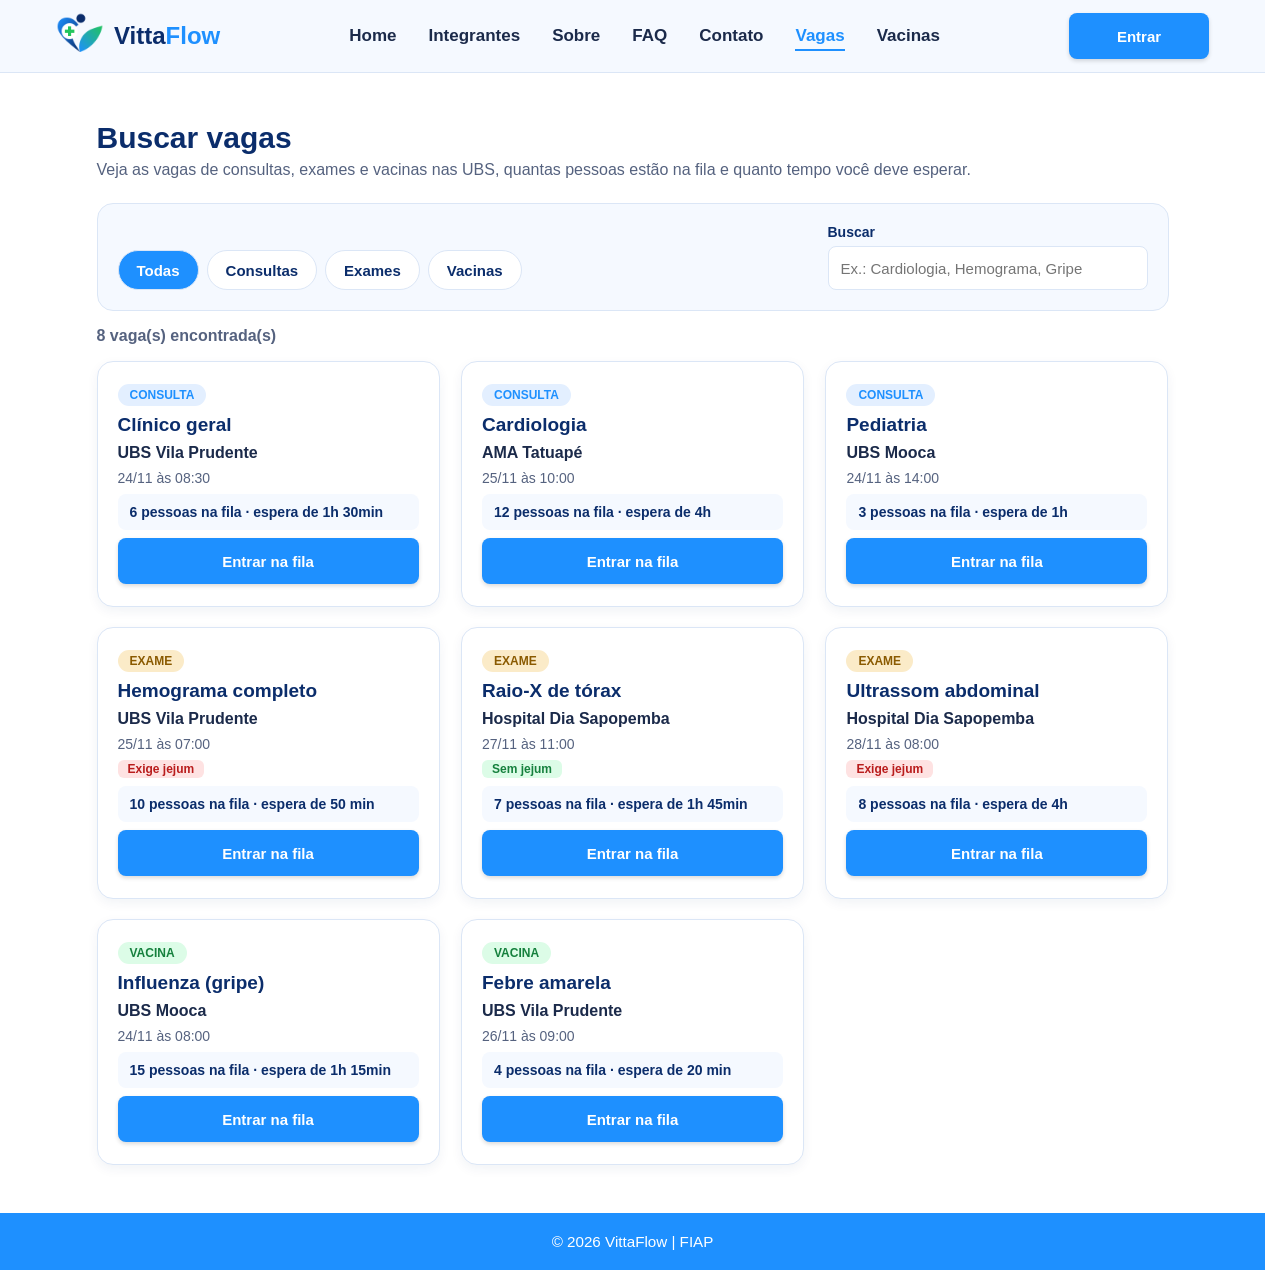
<file: paginas/vagas.html>
<!DOCTYPE html>
<html lang="pt-BR">

<head>
    <meta charset="UTF-8">
    <meta name="viewport" content="width=device-width, initial-scale=1.0">
    <meta name="description" content="Busque vagas de consultas, exames e vacinas nas UBS e entre na fila de espera pelo VittaFlow.">
    <link rel="stylesheet" href="../css/style.css">
    <link rel="stylesheet" href="../css/integrantes.css">
    <link rel="stylesheet" href="../css/vagas.css">
    <link rel="icon" type="image/x-icon" href="../assets/icons/logo.ico">
    <link rel="preconnect" href="https://fonts.googleapis.com">
    <link rel="preconnect" href="https://fonts.gstatic.com" crossorigin>
    <title>Vagas | VittaFlow</title>
</head>

<body>
    <header>
        <div class="logo">
            <a href="../index.html"><img src="../assets/icons/logo.png" alt="Logo VittaFlow" class="logoImg"></a>
            <span>Vitta<p>Flow</p></span>
        </div>

        <button class="btn-menu" id="btn-menu" aria-label="Abrir menu" aria-expanded="false" aria-controls="menu-centro">
            <span></span>
            <span></span>
            <span></span>
        </button>

        <nav class="menu-centro" id="menu-centro">
            <ul>
                <li><a href="../index.html">Home</a></li>
                <li><a href="./integrantes.html">Integrantes</a></li>
                <li><a href="./sobre.html">Sobre</a></li>
                <li><a href="./faq.html">FAQ</a></li>
                <li><a href="./contato.html">Contato</a></li>
                <li><a href="./vagas.html" class="ativo">Vagas</a></li>
                <li><a href="./vacinas.html">Vacinas</a></li>
                <li class="menu-login"><a href="login.html" class="btn">Entrar</a></li>
            </ul>
        </nav>

        <div class="botoes-direita">
            <a href="login.html" class="btn">Entrar</a>
        </div>
    </header>

    <main>
        <!-- Busca de vagas -->
        <section class="vagas-secao" id="buscar" aria-labelledby="titulo-buscar">
            <h1 id="titulo-buscar">Buscar vagas</h1>
            <p class="vagas-sub">Veja as vagas de consultas, exames e vacinas nas UBS, quantas pessoas estão na fila
                e quanto tempo você deve esperar.</p>

            <div class="vagas-filtros">
                <div class="vagas-abas" role="tablist" aria-label="Filtrar por tipo de atendimento">
                    <button type="button" class="filtro ativo" data-tipo="todas" role="tab" aria-selected="true" aria-controls="lista-vagas">Todas</button>
                    <button type="button" class="filtro" data-tipo="Consulta" role="tab" aria-selected="false" aria-controls="lista-vagas">Consultas</button>
                    <button type="button" class="filtro" data-tipo="Exame" role="tab" aria-selected="false" aria-controls="lista-vagas">Exames</button>
                    <button type="button" class="filtro" data-tipo="Vacina" role="tab" aria-selected="false" aria-controls="lista-vagas">Vacinas</button>
                </div>

                <label for="busca">Buscar
                    <input type="text" id="busca" placeholder="Ex.: Cardiologia, Hemograma, Gripe" aria-controls="lista-vagas">
                </label>
            </div>

            <p class="vagas-contagem" id="contagem" aria-live="polite"></p>

            <!-- Os cards são criados no vagas.js -->
            <ul class="vagas-lista" id="lista-vagas" role="tabpanel" aria-labelledby="titulo-buscar"></ul>
        </section>

        <!-- Formulário para entrar na fila -->
        <section class="vagas-secao vagas-fila oculto" id="fila" aria-labelledby="titulo-fila">
            <h2 id="titulo-fila">Entrar na fila</h2>
            <p class="vagas-sub" id="resumo-vaga"></p>

            <form class="form-fila" id="form-fila">
                <label for="nome" class="campo campo-nome">Nome completo<span aria-hidden="true">*</span>
                    <input type="text" id="nome" aria-describedby="erro-nome">
                    <small class="erro" id="erro-nome"></small>
                </label>

                <label for="cpf" class="campo">CPF<span aria-hidden="true">*</span>
                    <input type="text" id="cpf" placeholder="000.000.000-00" maxlength="14" aria-describedby="erro-cpf">
                    <small class="erro" id="erro-cpf"></small>
                </label>

                <label for="idade" class="campo">Idade<span aria-hidden="true">*</span>
                    <input type="text" id="idade" maxlength="3" aria-describedby="erro-idade">
                    <small class="erro" id="erro-idade"></small>
                </label>

                <fieldset aria-describedby="dica-prioridade">
                    <legend>Atendimento prioritário</legend>
                    <label class="vagas-check" for="gestante"><input type="checkbox" id="gestante"> Sou gestante</label>
                    <label class="vagas-check" for="pcd"><input type="checkbox" id="pcd"> Sou pessoa com deficiência</label>
                    <p class="dica" id="dica-prioridade">Pessoas com 60 anos ou mais também têm prioridade.</p>
                </fieldset>

                <div class="grupo-botoes">
                    <button type="submit">Confirmar</button>
                    <button type="button" class="btn-secundario" id="btn-cancelar">Cancelar</button>
                </div>
            </form>

            <!-- Comprovante preenchidos feito no vagas.js -->
            <div class="comprovante oculto" id="comprovante" aria-live="polite">
                <h3>Você entrou na fila!</h3>
                <p class="protocolo">Protocolo <strong id="c-protocolo"></strong></p>
                <p class="selo-prioridade oculto" id="c-prioridade">Atendimento prioritário</p>
                <ul class="comprovante-dados">
                    <li><span>Paciente</span> <strong id="c-nome"></strong></li>
                    <li><span>Atendimento</span> <strong id="c-atendimento"></strong></li>
                    <li><span>Unidade</span> <strong id="c-unidade"></strong></li>
                    <li><span>Pessoas na sua frente</span> <strong id="c-frente"></strong></li>
                    <li><span>Tempo estimado</span> <strong id="c-tempo"></strong></li>
                </ul>
                <p class="lembrete oculto" id="c-lembrete"></p>
            </div>
        </section>
    </main>

    <footer>
        <p>© 2026 VittaFlow | FIAP</p>
    </footer>

    <script src="../js/script.js"></script>
    <script src="../js/vagas.js"></script>
</body>

</html>
</file>
<file: css/style.css>
* {
  margin: 0;
  padding: 0;
  box-sizing: border-box;
}

:root {
  --azul-saude: #0B2D6B;
  --azul-tech: #1E90FF;
  --azul-hover: #1479dc;
  --verde-vida: #22C55E;
  --card: #FBEBC8;
  --cinza-claro: #F5F9FF;
  --branco: #ffffff;
  --texto: #1b2a4a;
  --texto-suave: #55627f;
  --borda: #dbe6f6;
}

html {
  scrollbar-gutter: stable;
}

body {
  font-family: "Montserrat", sans-serif;
  color: var(--texto);
  background-attachment: fixed;
  min-height: 100vh;
  display: flex;
  flex-direction: column;
}

a {
  color: inherit;
  text-decoration: none;
}

ul {
  display: inline-flex;
  list-style: none;
}

h2 {
  font-size: 30px;
  font-weight: 800;
  color: var(--azul-saude);
}

/* Header & Navegação */
header {
  position: sticky;
  top: 0;
  z-index: 100;
  background-color: var(--cinza-claro);
  display: flex;
  justify-content: space-between;
  align-items: center;
  width: 100%;
  padding: 12px 56px;
  border-bottom: 1px solid var(--borda);
}

header ul {
  gap: 32px;
  color: var(--texto);
  font-size: 17px;
  font-weight: 600;
}

.logo {
  display: flex;
  align-items: center;
  gap: 10px;
}

.logo span {
  display: flex;
  font-size: 1.5rem;
  font-weight: 800;
  color: var(--azul-saude);
}

.logo span p {
  color: var(--azul-tech);
}

.logoImg {
  width: 3rem;
  height: auto;
}

.menu-centro {
  display: flex;
  gap: 15px;
  color: var(--texto);
}

.menu-centro a {
  padding-bottom: 4px;
  border-bottom: 2px solid transparent;
  transition: color 0.2s, border-color 0.2s;
}

.menu-centro a:hover {
  color: var(--azul-tech);
}

.menu-centro a.ativo {
  color: var(--azul-tech);
  border-bottom-color: var(--azul-tech);
}

.menu-login {
  display: none;
}

.botoes-direita {
  display: flex;
  align-items: center;
}

.destaque {
  color: var(--azul-tech);
}

/* Botões */
button,
.btn {
  display: inline-flex;
  justify-content: center;
  align-items: center;
  gap: 8px;
  min-width: 140px;
  height: 46px;
  padding: 0 24px;
  border-radius: 8px;
  background-color: var(--azul-tech);
  font-family: inherit;
  font-size: 15px;
  color: var(--branco);
  font-weight: 700;
  cursor: pointer;
  border: none;
  box-shadow: 0 2px 4px rgba(0, 0, 0, 0.15);
}

button:hover,
.btn:hover {
  background-color: var(--azul-hover);
}

.btn-secundario {
  background-color: transparent;
  color: var(--azul-tech);
  border: 2px solid var(--azul-tech);
  box-shadow: none;
}

.btn-secundario:hover {
  background-color: var(--azul-tech);
  color: var(--branco);
}

.btn-claro {
  background-color: var(--branco);
  color: var(--azul-saude);
}

.btn-claro:hover {
  background-color: var(--cinza-claro);
}

.grupo-botoes {
  display: flex;
  flex-wrap: wrap;
  gap: 16px;
  margin-top: 8px;
}

.grupo-centro {
  justify-content: center;
}

.btn-menu {
  display: none;
  flex-direction: column;
  justify-content: center;
  align-items: center;
  gap: 5px;
  width: 44px;
  min-width: 44px;
  height: 44px;
  padding: 0;
  background: transparent;
  border: none;
  box-shadow: none;
  border-radius: 8px;
}

.btn-menu:hover {
  background: transparent;
  transform: none;
}

.btn-menu span {
  display: block;
  width: 24px;
  height: 3px;
  background-color: var(--texto);
  border-radius: 2px;
  transition: transform 0.3s, opacity 0.3s;
}


/* Layout Principal (Main / Hero) */
main {
  flex: 1;
  display: flex;
  flex-direction: column;
}

.container1 {
  display: flex;
  justify-content: space-between;
  align-items: center;
  gap: 50px;
  background: #ffffff;
  padding: 60px 56px;
}

.texto {
  display: flex;
  flex-direction: column;
  max-width: 640px;
  gap: 20px;
}

.texto h1 {
  font-size: 40px;
  line-height: 1.2;
  font-weight: 800;
  color: var(--azul-saude);
}

.texto h3 {
  font-size: 20px;
  font-weight: 400;
  line-height: 1.5;
  color: var(--texto-suave);
}

.ilustracao {
  position: relative;
  display: flex;
  justify-content: center;
  align-items: center;
  width: 420px;
  min-height: 320px;
  background-color: var(--cinza-claro);
  border-radius: 16px;
}

.img-hero {
  width: 100%;
  height: auto;
  border-radius: 16px;
}

/* Faixa de Funcionalidades */
.funcionalidades {
  display: flex;
  justify-content: space-around;
  align-items: flex-start;
  flex-wrap: wrap;
  gap: 20px;
  padding: 40px 56px;
  background-color: var(--branco);
  border-top: 1px solid var(--borda);
}

.item-func {
  display: flex;
  flex-direction: column;
  align-items: center;
  gap: 12px;
  width: 150px;
  text-align: center;
}

.item-func img {
  width: 48px;
  height: 48px;
  object-fit: contain;
  transition: transform 0.3s;
}

.item-func p {
  font-size: 15px;
  font-weight: 600;
  color: var(--texto);
}

.item-func:hover img {
  transform: scale(1.1);
}

/* Seções genéricas */
.secao {
  padding: 64px 56px;
}

.secao-cabecalho {
  max-width: 720px;
  margin: 0 auto 40px;
  text-align: center;
}

.secao-cabecalho p {
  margin-top: 12px;
  font-size: 18px;
  line-height: 1.6;
  color: var(--texto-suave);
}

.secao-problema {
  background-color: var(--cinza-claro);
  padding-bottom: 32px;
}

.cards {
  display: grid;
  grid-template-columns: repeat(3, 1fr);
  gap: 24px;
  max-width: 1100px;
  margin: 0 auto;
}

.card {
  background-color: var(--branco);
  border: 1px solid var(--borda);
  border-radius: 16px;
  padding: 28px 24px;
  box-shadow: 0 4px 12px rgba(11, 45, 107, 0.06);
  transition: transform 0.2s, box-shadow 0.2s;
}

.card:hover {
  transform: translateY(-4px);
  box-shadow: 0 8px 20px rgba(11, 45, 107, 0.12);
}

.card i {
  font-size: 2rem;
  color: var(--azul-tech);
  margin-bottom: 16px;
}

.card h3 {
  font-size: 19px;
  color: var(--azul-saude);
  margin-bottom: 8px;
}

.card p {
  line-height: 1.6;
  color: var(--texto-suave);
}

/* Como funciona */
.secao-passos {
  background-color: var(--branco);
  padding-top: 32px;
  padding-bottom: 32px;
}

.passos {
  display: grid;
  grid-template-columns: repeat(3, 1fr);
  gap: 24px;
  max-width: 1100px;
  margin: 0 auto;
  list-style: none;
}

.passo {
  text-align: center;
  padding: 0 12px;
}

.numero {
  display: inline-flex;
  justify-content: center;
  align-items: center;
  width: 56px;
  height: 56px;
  margin-bottom: 16px;
  border-radius: 50%;
  background-color: var(--azul-tech);
  color: var(--branco);
  font-size: 24px;
  font-weight: 800;
}

.passo h3 {
  font-size: 19px;
  color: var(--azul-saude);
  margin-bottom: 8px;
}

.passo p {
  line-height: 1.6;
  color: var(--texto-suave);
}

/* Público */
.secao-publico {
  background-color: var(--cinza-claro);
  padding-top: 32px;
}

.publico {
  display: flex;
  align-items: center;
  justify-content: space-between;
  gap: 48px;
  max-width: 1100px;
  margin: 0 auto;
}

.publico-texto {
  max-width: 560px;
}

.publico-texto p {
  margin: 12px 0 20px;
  font-size: 17px;
  line-height: 1.6;
  color: var(--texto-suave);
}

.lista-check {
  display: flex;
  flex-direction: column;
  gap: 12px;
  font-weight: 600;
}

.lista-check i {
  color: var(--verde-vida);
  margin-right: 8px;
}

.publico-selos {
  display: grid;
  grid-template-columns: repeat(2, 1fr);
  gap: 16px;
}

.selo {
  display: flex;
  flex-direction: column;
  align-items: center;
  justify-content: center;
  gap: 10px;
  width: 160px;
  height: 130px;
  background-color: var(--card);
  border-radius: 16px;
  font-weight: 700;
  color: var(--azul-saude);
  text-align: center;
  padding: 8px;
}

.selo i {
  font-size: 2rem;
  color: var(--azul-tech);
}

.selo img {
  width: 48px;
  height: 48px;
  object-fit: contain;
}

/* LGPD */
.secao-lgpd {
  background-color: var(--branco);
  padding: 40px 56px;
}

.lgpd {
  display: flex;
  align-items: center;
  gap: 24px;
  max-width: 900px;
  margin: 0 auto;
  padding: 28px 32px;
  border: 2px solid var(--verde-vida);
  border-radius: 16px;
  background-color: #f1fdf5;
}

.lgpd > i {
  font-size: 3rem;
  color: var(--verde-vida);
}

.lgpd h2 {
  font-size: 22px;
  margin-bottom: 6px;
}

.lgpd p {
  line-height: 1.6;
  color: var(--texto-suave);
}

/* Chamada final */
.secao-cta {
  text-align: center;
  background-color: var(--azul-saude);
  color: var(--branco);
}

.secao-cta h2 {
  color: var(--branco);
}

.secao-cta p {
  margin: 12px 0 24px;
  font-size: 18px;
  opacity: 0.9;
}

/* Footer */
footer {
  background-color: var(--azul-tech);
  color: var(--branco);
  text-align: center;
  padding: 20px;
  font-size: 14px;
}

footer p {
  margin: 0;
  font-size: 0.95rem;
}

/* Animação de entrada */
.reveal {
  opacity: 0;
  transform: translateY(20px);
  transition: opacity 0.6s ease, transform 0.6s ease;
}

.reveal.visivel {
  opacity: 1;
  transform: none;
}

/* Acessibilidade */
a:focus-visible,
button:focus-visible {
  outline: 3px solid var(--verde-vida);
  outline-offset: 2px;
}

@media (prefers-reduced-motion: reduce) {
  html {
    scroll-behavior: auto;
  }

  .reveal {
    opacity: 1;
    transform: none;
    transition: none;
  }
}

/* Tablet */
@media (max-width: 992px) {
  header {
    padding: 12px 24px;
  }

  header ul {
    gap: 18px;
    font-size: 15px;
  }

  .container1 {
    padding: 48px 24px;
    gap: 32px;
  }

  .ilustracao {
    width: 340px;
  }

  .secao {
    padding: 48px 24px;
  }

  .secao-problema {
    padding-bottom: 24px;
  }

  .secao-passos {
    padding-top: 24px;
    padding-bottom: 24px;
  }

  .secao-publico {
    padding-top: 24px;
  }

  .cards,
  .passos {
    grid-template-columns: 1fr;
    max-width: 520px;
  }

  .publico {
    flex-direction: column;
  }
}

/* Celular */
@media (max-width: 768px) {
  .btn-menu {
    display: flex;
  }

  .menu-centro {
    display: none;
    position: absolute;
    top: 100%;
    left: 0;
    right: 0;
    background-color: var(--cinza-claro);
    border-bottom: 1px solid var(--borda);
    padding: 16px 24px;
    box-shadow: 0 8px 16px rgba(0, 0, 0, 0.08);
  }

  .menu-centro.aberto {
    display: block;
  }

  .menu-centro ul {
    display: flex;
    flex-direction: column;
    gap: 16px;
  }

  .menu-login {
    display: block;
    margin-top: 8px;
  }

  .menu-login .btn {
    width: 100%;
  }

  .botoes-direita {
    display: none;
  }

  header {
    justify-content: space-between;
  }

  .container1 {
    flex-direction: column;
    text-align: center;
  }

  .texto {
    align-items: center;
  }

  .texto h1 {
    font-size: 30px;
  }

  .texto h3 {
    font-size: 17px;
  }

  .ilustracao {
    display: none;
  }

  .funcionalidades {
    padding: 32px 24px;
  }

  h2 {
    font-size: 24px;
  }

  .lgpd {
    flex-direction: column;
    text-align: center;
    padding: 24px 20px;
  }

  .secao-problema {
    padding-bottom: 24px;
  }

  .secao-passos {
    padding-top: 24px;
    padding-bottom: 24px;
  }

  .secao-publico {
    padding-top: 24px;
  }

  .secao-lgpd {
    padding: 32px 24px;
  }

  .selo {
    width: 140px;
  }
}
</file>
<file: css/contato.css>
/* Formulário de contato */
.secao-contato {
  display: flex;
  justify-content: center;
  padding: 56px 24px;
  background-color: var(--cinza-claro);
}

.form-contato {
  width: 100%;
  max-width: 640px;
  background-color: var(--branco);
  border: 1px solid var(--borda);
  border-radius: 16px;
  box-shadow: 0 8px 24px rgba(11, 45, 107, 0.08);
  padding: 32px;
  display: flex;
  flex-direction: column;
  gap: 16px;
}

.form-contato h2 {
  font-size: 24px;
  text-align: center;
  margin-bottom: 4px;
}

.form-contato p {
  text-align: center;
  color: var(--texto-suave);
  margin-bottom: 8px;
}

.form-contato label {
  display: flex;
  flex-direction: column;
  gap: 6px;
  font-weight: 600;
  font-size: 14px;
  color: var(--texto);
}

.form-contato input,
.form-contato textarea {
  width: 100%;
  padding: 12px 14px;
  border: 2px solid var(--borda);
  border-radius: 8px;
  font-family: inherit;
  font-size: 15px;
  color: var(--texto);
  background-color: var(--branco);
}

.form-contato input {
  height: 44px;
}

.form-contato textarea {
  min-height: 140px;
  resize: vertical;
}

.form-contato input:focus,
.form-contato textarea:focus {
  outline: none;
  border-color: var(--azul-saude);
  box-shadow: none;
}


.form-contato .btn {
  width: 100%;
  margin-top: 8px;
}

@media (max-width: 768px) {
  .form-contato {
    padding: 24px 20px;
  }
}
</file>
<file: css/faq.css>
/* Página FAQ: estilos específicos. A base (cores, botões, header) vem do style.css */

/* Topo da página */
.topo-pagina {
  text-align: center;
  padding: 56px 24px 8px;
}

.topo-pagina h1 {
  font-size: 36px;
  font-weight: 800;
  color: var(--azul-saude);
  margin-bottom: 10px;
}

.topo-pagina p {
  max-width: 640px;
  margin: 0 auto;
  font-size: 18px;
  line-height: 1.6;
  color: var(--texto-suave);
}

/* Lista de dúvidas */
.faq-lista {
  display: flex;
  flex-direction: column;
  gap: 12px;
  max-width: 800px;
  margin: 0 auto;
}

.faq-item {
  background-color: var(--branco);
  border: 1px solid var(--borda);
  border-radius: 12px;
  box-shadow: 0 4px 12px rgba(11, 45, 107, 0.06);
}

.faq-item summary {
  display: flex;
  align-items: center;
  justify-content: space-between;
  gap: 16px;
  padding: 18px 20px;
  font-weight: 700;
  color: var(--azul-saude);
  cursor: pointer;
  list-style: none;
}

.faq-item summary::-webkit-details-marker {
  display: none;
}

/* Sinal de + que vira − quando a dúvida abre */
.faq-item summary::after {
  content: "+";
  flex-shrink: 0;
  font-size: 24px;
  font-weight: 400;
  line-height: 1;
  color: var(--azul-tech);
}

.faq-item[open] summary::after {
  content: "−";
}

.faq-item p {
  padding: 0 20px 18px;
  line-height: 1.6;
  color: var(--texto-suave);
}

/* Rodapé da lista */
.faq-rodape {
  max-width: 800px;
  margin: 32px auto 0;
  text-align: center;
  font-size: 17px;
  color: var(--texto-suave);
}

.faq-rodape a {
  font-weight: 700;
  color: var(--azul-tech);
  border-bottom: 2px solid var(--azul-tech);
}

/* Celular */
@media (max-width: 768px) {
  .topo-pagina {
    padding: 40px 24px 8px;
  }

  .topo-pagina h1 {
    font-size: 28px;
  }

  .topo-pagina p {
    font-size: 16px;
  }

  .faq-item summary {
    padding: 16px;
  }

  .faq-item p {
    padding: 0 16px 16px;
  }
}
</file>
<file: css/integrantes.css>
.topo-pagina {
  text-align: center;
  padding: 50px 24px 20px;
}

.topo-pagina h1 {
  font-size: 36px;
  font-weight: 800;
  color: var(--azul-saude);
  margin-bottom: 10px;
}

.topo-pagina p {
  font-size: 18px;
  color: var(--texto-suave);
}

.lista-integrantes {
  display: flex;
  flex-wrap: wrap;
  justify-content: center;
  gap: 30px;
  padding: 30px 56px 60px;
}

.card-integrante {
  display: flex;
  flex-direction: column;
  align-items: center;
  width: 250px;
  padding: 24px;
  text-align: center;
  background-color: var(--branco);
  border: 1px solid var(--borda);
  border-radius: 16px;
  box-shadow: 0 4px 10px rgba(0, 0, 0, 0.08);
  transition: transform 0.3s, box-shadow 0.3s;
}

.card-integrante:hover {
  transform: translateY(-6px);
  box-shadow: 0 8px 18px rgba(11, 45, 107, 0.15);
}

.card-integrante .foto {
  width: 140px;
  height: 140px;
  object-fit: cover;
  border-radius: 50%;
  border: 3px solid var(--azul-tech);
  background-color: var(--cinza-claro);
  margin-bottom: 16px;
}

.card-integrante h2 {
  font-size: 18px;
  font-weight: 800;
  color: var(--azul-saude);
  margin-bottom: 6px;
}

.card-integrante .rm {
  font-size: 15px;
  font-weight: 600;
  margin: 8px 0 14px;
}

.rm p {
  color: var(--azul-tech);
  
}

.redes {
  display: flex;
  gap: 16px;
}

.redes a {
  display: inline-flex;
  border-radius: 6px;
}

.icone-rede {
  width: 28px;
  height: 28px;
  object-fit: contain;
  transition: transform 0.3s;
}
</file>
<file: css/login.css>
/* Autenticação (login/cadastro) */
.secao-auth {
  display: flex;
  justify-content: center;
  align-items: center;
  padding: 56px 24px;
  background-color: var(--cinza-claro);
}

.auth-card {
  width: 100%;
  max-width: 440px;
  background-color: var(--branco);
  border: 1px solid var(--borda);
  border-radius: 16px;
  box-shadow: 0 8px 24px rgba(11, 45, 107, 0.08);
  padding: 32px;
}

.auth-tabs {
  display: flex;
  gap: 8px;
  margin-bottom: 24px;
}

.auth-tab {
  flex: 1;
  min-width: 0;
  height: 42px;
  padding: 0 12px;
  background-color: var(--cinza-claro);
  color: var(--texto);
  border: 1px solid var(--borda);
  box-shadow: none;
}

.auth-tab:hover{
  color: white;
}

.auth-tab.ativo {
  background-color: var(--azul-tech);
  color: var(--branco);
  border-color: var(--azul-tech);
}

.auth-form {
  display: none;
  flex-direction: column;
  gap: 16px;
}

.auth-form.ativo {
  display: flex;
}

.auth-form h2 {
  font-size: 22px;
  margin-bottom: 4px;
  text-align: center;
}

.auth-form label {
  display: flex;
  flex-direction: column;
  gap: 6px;
  font-weight: 600;
  font-size: 14px;
  color: var(--texto);
}

.auth-form input {
  width: 100%;
  height: 44px;
  padding: 0 14px;
  border: 2px solid var(--borda);
  border-radius: 8px;
  font-family: inherit;
  font-size: 15px;
  color: var(--texto);
  background-color: var(--branco);
}

.auth-form input:focus {
  outline: none;
  border-color: var(--azul-saude);
  box-shadow: none;
}

.auth-form .btn {
  width: 100%;
  margin-top: 8px;
}

.auth-ajuda {
  text-align: center;
  font-size: 14px;
  color: var(--texto-suave);
}

.auth-ajuda a {
  color: var(--azul-tech);
  font-weight: 600;
}

@media (max-width: 768px) {
  .auth-card {
    padding: 24px 20px;
  }
}
</file>
<file: css/sobre.css>
/* Página Sobre: estilos específicos. A base (cores, botões, header) vem do style.css */

/* Topo da página */
.topo-pagina {
  text-align: center;
  padding: 56px 24px 24px;
  background-color: var(--branco);
}

.topo-pagina h1 {
  font-size: 36px;
  font-weight: 800;
  color: var(--azul-saude);
  margin-bottom: 10px;
}

.topo-pagina p {
  max-width: 640px;
  margin: 0 auto;
  font-size: 18px;
  line-height: 1.6;
  color: var(--texto-suave);
}

/* Fundos alternados das seções */
.secao-descricao {
  background-color: var(--branco);
  padding-bottom: 24px;
}

.secao-descricao .secao-cabecalho {
  margin-bottom: 0;
}

.pagina-sobre .secao-problema {
  padding-bottom: 64px;
}

.secao-objetivo {
  background-color: var(--branco);
}

.secao-proposta {
  background-color: var(--cinza-claro);
}

.secao-fluxo {
  background-color: var(--branco);
}

.secao-ods {
  background-color: var(--cinza-claro);
}

/* Ícones dentro dos cards */
.icone-card {
  display: block;
  width: 48px;
  height: 48px;
  margin-bottom: 16px;
  object-fit: contain;
}

/* Objetivo */
.objetivo {
  display: flex;
  align-items: center;
  justify-content: space-between;
  gap: 48px;
  max-width: 1100px;
  margin: 0 auto;
}

.objetivo-texto {
  max-width: 420px;
}

.objetivo-texto p {
  margin-top: 12px;
  font-size: 18px;
  line-height: 1.6;
  color: var(--texto-suave);
}

.objetivo-lista {
  display: flex;
  flex-direction: column;
  flex: 1;
  gap: 14px;
  list-style: none;
}

.objetivo-lista li {
  position: relative;
  padding: 16px 20px 16px 52px;
  background-color: var(--cinza-claro);
  border: 1px solid var(--borda);
  border-radius: 12px;
  font-weight: 600;
  line-height: 1.5;
}

.objetivo-lista li::before {
  content: "\2713";
  position: absolute;
  left: 18px;
  top: 14px;
  display: flex;
  justify-content: center;
  align-items: center;
  width: 24px;
  height: 24px;
  border-radius: 50%;
  background-color: var(--azul-saude);
  color: var(--branco);
  font-size: 14px;
}

/* Proposta */
.proposta-acessivel {
  max-width: 720px;
  margin: 32px auto 0;
  padding: 16px 20px;
  background-color: var(--card);
  border-radius: 12px;
  text-align: center;
  font-size: 17px;
  line-height: 1.5;
  color: var(--azul-saude);
}

/* Simulação do repasse de vaga */
.fluxo {
  max-width: 900px;
  margin: 0 auto;
}

.fluxo-etapas {
  display: flex;
  justify-content: space-between;
  gap: 12px;
  margin-bottom: 24px;
  list-style: none;
}

.fluxo-etapa {
  display: flex;
  flex: 1;
  flex-direction: column;
  align-items: center;
  gap: 8px;
  text-align: center;
  font-weight: 600;
  color: var(--texto-suave);
}

.fluxo-etapa .numero {
  width: 48px;
  height: 48px;
  margin-bottom: 0;
  background-color: var(--borda);
  color: var(--texto);
  font-size: 20px;
  transition: background-color 0.3s, color 0.3s, transform 0.3s;
}

/* Etapas já percorridas e etapa atual */
.fluxo-etapa.concluida .numero {
  background-color: var(--azul-tech);
  color: var(--azul-saude);
}

.fluxo-etapa.atual {
  color: var(--azul-saude);
}

.fluxo-etapa.atual .numero {
  background-color: var(--azul-saude);
  color: var(--branco);
  transform: scale(1.15);
}

.fluxo-detalhe {
  min-height: 120px;
  margin-bottom: 24px;
  padding: 24px;
  background-color: var(--cinza-claro);
  border: 1px solid var(--borda);
  border-radius: 16px;
  text-align: center;
}

.fluxo-detalhe h3 {
  margin-bottom: 8px;
  font-size: 20px;
  color: var(--azul-saude);
}

.fluxo-detalhe p {
  line-height: 1.6;
  color: var(--texto-suave);
}

.fluxo .btn[disabled] {
  opacity: 0.5;
  cursor: not-allowed;
}

/* ODS */
.ods-lista {
  display: grid;
  grid-template-columns: repeat(2, 1fr);
  gap: 24px;
  max-width: 1000px;
  margin: 0 auto;
}

.ods {
  display: flex;
  align-items: flex-start;
  gap: 20px;
  padding: 24px;
  background-color: var(--branco);
  border: 1px solid var(--borda);
  border-radius: 16px;
  box-shadow: 0 4px 12px rgba(11, 45, 107, 0.06);
}

.ods-numero {
  display: flex;
  flex-shrink: 0;
  justify-content: center;
  align-items: center;
  width: 64px;
  height: 64px;
  border-radius: 12px;
  color: var(--branco);
  font-size: 30px;
  font-weight: 800;
}

/* Cores oficiais dos ODS 3 e 10 */
.ods-3 .ods-numero {
  background-color: #3f7e2c;
}

.ods-10 .ods-numero {
  background-color: #c0105a;
}

.ods h3 {
  margin-bottom: 8px;
  font-size: 19px;
  color: var(--azul-saude);
}

.ods p {
  line-height: 1.6;
  color: var(--texto-suave);
}

/* LGPD */
.pagina-sobre .secao-lgpd {
  background-color: var(--branco);
}

.lgpd-icone {
  width: 48px;
  height: 48px;
  flex-shrink: 0;
  object-fit: contain;
}

/* Tablet */
@media (max-width: 992px) {
  .objetivo {
    flex-direction: column;
    align-items: stretch;
    gap: 24px;
  }

  .objetivo-texto {
    max-width: none;
    text-align: center;
  }

  .pagina-sobre .secao-problema {
    padding-bottom: 48px;
  }
}

/* Celular */
@media (max-width: 768px) {
  .topo-pagina {
    padding: 40px 24px 16px;
  }

  .topo-pagina h1 {
    font-size: 28px;
  }

  .topo-pagina p {
    font-size: 16px;
  }

  .pagina-sobre .secao-problema {
    padding-bottom: 32px;
  }

  .fluxo-etapas {
    flex-direction: column;
    gap: 10px;
  }

  .fluxo-etapa {
    flex-direction: row;
    justify-content: flex-start;
    gap: 14px;
    text-align: left;
  }

  .fluxo-etapa.atual .numero {
    transform: none;
  }

  .ods-lista {
    grid-template-columns: 1fr;
  }

  .ods {
    flex-direction: column;
  }

  .grupo-centro .btn {
    width: 100%;
  }
}
</file>
<file: css/vacinas.css>
/* Calendário de vacinação*/
* {
  margin: 0;
  padding: 0;
  box-sizing: border-box;
}

:root {
  --azul-saude: #0B2D6B;
  --azul-tech: #1E90FF;
  --azul-hover: #1479dc;
  --verde-vida: #22C55E;
  --card: #FBEBC8;
  --cinza-claro: #F5F9FF;
  --branco: #ffffff;
  --texto: #1b2a4a;
  --texto-suave: #55627f;
  --borda: #dbe6f6;
}

body {
  background-color: #dbe6f6;
}

.cal-secao {
  background-color: #d0dbec;
  border-radius: 24px;
  max-width: 1120px;
  margin: 0 auto;
  padding: 56px 24px;
  color: var(--texto);
}

.cal-secao h2 {
  font-size: 1.7rem;
  color: var(--azul-saude);
  margin: 0 0 6px;
}

.cal-sub {
  color: var(--texto-suave);
  margin: 0 0 28px;
}

/* Abas */
.cal-tabs {
  display: flex;
  flex-direction: row;
  gap: 8px;
  flex-wrap: wrap;
  margin: 0 0 18px;
}

.cal-tabs button {
  padding: 10px 18px;
  border-radius: 999px;
  border: 1px solid var(--borda);
  background: var(--branco);
  color: var(--azul-saude);
  font-weight: 700;
  font-size: .92rem;
  cursor: pointer;
  box-shadow: none;
}

.cal-tabs button:hover {
  border-color: var(--azul-tech);
  background: var(--cinza-claro);
}

.cal-tabs button.on {
  background: var(--azul-tech);
  border-color: var(--azul-tech);
  color: var(--branco);
}

.cal-tabs button.on:hover {
  background: var(--azul-hover);
  border-color: var(--azul-hover);
}

.cal-tabs button:focus-visible {
  outline: 3px solid var(--azul-tech);
  outline-offset: 2px;
}

/* Lista (em coluna)*/
.cal-lista {
  display: flex;
  flex-direction: column;
  list-style: none;
  margin: 0;
  padding: 0;
  width: 100%;
  border: 1px solid var(--borda);
  border-radius: 16px;
  background: var(--branco);
  overflow: hidden;
}

.cal-lista li {
  display: flex;
  flex-direction: row;
  justify-content: space-between;
  gap: 12px;
  flex-wrap: wrap;
  width: 100%;
  margin: 0;
  padding: 10px 16px;
  font-size: .95rem;
  border-bottom: 1px solid var(--borda);
}

.cal-lista li:last-child { border-bottom: 0; }

/* Título de cada idade/fase */
.cal-lista li.cal-grupo {
  background: var(--borda);
  color: var(--azul-saude);
  font-weight: 800;
  border-left: 4px solid var(--verde-vida);
}

.cal-dose { color: var(--texto-suave); }

.cal-nota {
  font-size: .85rem;
  color: var(--texto-suave);
  margin: 16px 0 0;
}
</file>
<file: css/vagas.css>
/* Seções */
.vagas-secao {
  max-width: 1120px;
  width: 100%;
  margin: 0 auto;
  padding: 48px 24px;
}

/* Título principal da página */
.vagas-secao h1 {
  font-size: 30px;
  font-weight: 800;
  color: var(--azul-saude);
}

.vagas-sub {
  color: var(--texto-suave);
  margin: 6px 0 24px;
}

/* Filtros */
.vagas-filtros {
  display: flex;
  flex-wrap: wrap;
  justify-content: space-between;
  align-items: flex-end;
  gap: 16px;
  padding: 20px;
  background-color: var(--cinza-claro);
  border: 1px solid var(--borda);
  border-radius: 16px;
}

.vagas-abas {
  display: flex;
  flex-wrap: wrap;
  gap: 8px;
}

.filtro {
  min-width: auto;
  height: 40px;
  padding: 0 18px;
  border-radius: 999px;
  border: 1px solid var(--borda);
  background-color: var(--branco);
  color: var(--azul-saude);
  box-shadow: none;
}

.filtro:hover {
  background-color: var(--cinza-claro);
}

.filtro.ativo {
  background-color: var(--azul-tech);
  color: var(--branco);
}

.vagas-filtros label,
.form-fila label {
  display: flex;
  flex-direction: column;
  gap: 6px;
  font-size: 14px;
  font-weight: 600;
  color: var(--azul-saude);
}

.vagas-filtros label {
  width: 320px;
}

.vagas-filtros input,
.form-fila input[type="text"] {
  height: 44px;
  padding: 0 12px;
  border: 1px solid var(--borda);
  border-radius: 8px;
  font-family: inherit;
  font-size: 15px;
}

.vagas-contagem {
  margin: 16px 0;
  font-weight: 600;
  color: var(--texto-suave);
}

/* Cards */
/* 3 cards por linha */
.vagas-lista {
  display: flex;
  flex-wrap: wrap;
  gap: 20px 2%;
}

.vaga-card {
  width: 32%;
  display: flex;
  flex-direction: column;
  gap: 8px;
  padding: 22px 20px;
  background-color: var(--branco);
  border: 1px solid var(--borda);
  border-radius: 16px;
  box-shadow: 0 4px 12px rgba(11, 45, 107, 0.06);
}

.vaga-card h3 {
  font-size: 19px;
  color: var(--azul-saude);
}

.vaga-unidade {
  font-weight: 700;
}

.vaga-data {
  font-size: 14px;
  color: var(--texto-suave);
}

.vaga-fila {
  margin-top: auto;
  padding: 10px 12px;
  background-color: var(--cinza-claro);
  border-radius: 8px;
  font-size: 14px;
  font-weight: 600;
  color: var(--azul-saude);
}

.vaga-card button {
  width: 100%;
}

.vagas-vazio {
  width: 100%;
  padding: 32px;
  text-align: center;
  color: var(--texto-suave);
  background-color: var(--cinza-claro);
  border-radius: 16px;
}

/* Etiquetas */
.badge {
  align-self: flex-start;
  padding: 4px 12px;
  border-radius: 999px;
  font-size: 12px;
  font-weight: 700;
  text-transform: uppercase;
}

.badge-consulta {
  background-color: #e3efff;
  color: var(--azul-tech);
}

.badge-exame {
  background-color: var(--card);
  color: #8a5a00;
}

.badge-vacina {
  background-color: #dcfce7;
  color: #15803d;
}

.tag {
  align-self: flex-start;
  padding: 2px 10px;
  border-radius: 6px;
  font-size: 12px;
  font-weight: 700;
}

.tag-alerta {
  background-color: #fee2e2;
  color: #b91c1c;
}

.tag-ok {
  background-color: #dcfce7;
  color: #15803d;
}

/* Formulário da fila */
.vagas-fila {
  background-color: var(--cinza-claro);
  border-radius: 24px;
  margin-bottom: 48px;
  scroll-margin-top: 80px;
}

#resumo-vaga {
  font-weight: 600;
  color: var(--azul-saude);
}

/* Nome ocupa metade da linha; CPF e Idade dividem o resto */
.form-fila {
  display: flex;
  flex-wrap: wrap;
  gap: 16px 2%;
}

.form-fila .campo {
  display: block;
  width: 23.5%;
}

/* Campo e mensagem de erro ficam embaixo do texto do label */
.form-fila .campo input,
.form-fila .campo .erro {
  display: block;
  width: 100%;
  margin-top: 6px;
}

.form-fila .campo-nome {
  width: 49%;
}

.form-fila fieldset {
  width: 100%;
  display: flex;
  flex-wrap: wrap;
  gap: 8px 24px;
  padding: 12px 20px;
  border: 1px solid var(--borda);
  border-radius: 12px;
  background-color: var(--branco);
}

.form-fila legend {
  font-weight: 700;
  color: var(--azul-saude);
}

.form-fila .vagas-check {
  flex-direction: row;
  align-items: center;
  color: var(--texto);
}

.form-fila .grupo-botoes {
  width: 100%;
}

.erro {
  min-height: 16px;
  font-size: 13px;
  color: #b91c1c;
}

.dica {
  width: 100%;
  font-size: 13px;
  color: var(--texto-suave);
}

/* Comprovante */
.comprovante {
  max-width: 520px;
  padding: 28px;
  background-color: var(--branco);
  border: 2px solid var(--verde-vida);
  border-radius: 16px;
}

.comprovante h3 {
  font-size: 22px;
  color: var(--azul-saude);
}

.protocolo {
  margin: 8px 0;
  font-size: 18px;
}

.protocolo strong {
  color: var(--azul-tech);
}

.selo-prioridade {
  display: inline-block;
  margin-bottom: 8px;
  padding: 4px 12px;
  border-radius: 999px;
  background-color: var(--card);
  font-size: 13px;
  font-weight: 700;
  color: var(--azul-saude);
}

.comprovante-dados {
  display: flex;
  flex-direction: column;
  gap: 8px;
}

.comprovante-dados li {
  display: flex;
  justify-content: space-between;
  padding-bottom: 8px;
  border-bottom: 1px dashed var(--borda);
}

.comprovante-dados span {
  color: var(--texto-suave);
}

.lembrete {
  margin-top: 16px;
  padding: 12px;
  border-radius: 10px;
  background-color: #fff7e0;
  font-size: 14px;
}

/* Esconde elementos (usada pelo JS) */
.oculto {
  display: none;
}

/* Tablet */
@media (max-width: 992px) {
  /* 2 cards por linha */
  .vaga-card {
    width: 49%;
  }
}

/* Celular */
@media (max-width: 768px) {
  /* 1 card por linha e campos um embaixo do outro */
  .vaga-card,
  .form-fila .campo,
  .form-fila .campo-nome {
    width: 100%;
  }

  .vagas-secao h1 {
    font-size: 24px;
  }

  .vagas-filtros label {
    width: 100%;
  }
}
</file>
